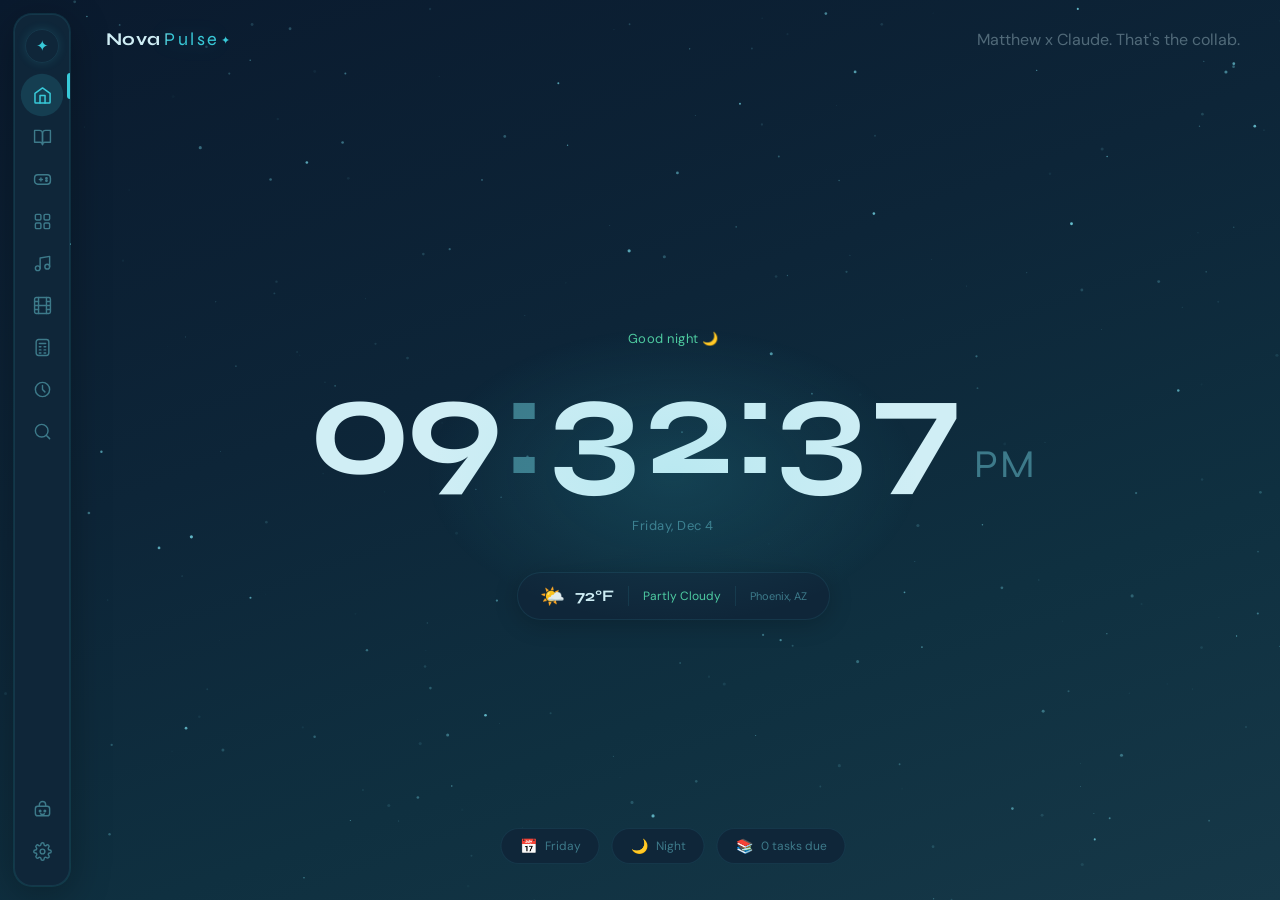
<file: index.html>
<!DOCTYPE html>
<html lang="en" data-theme="teal">
<head>
  <meta charset="UTF-8">
  <meta name="viewport" content="width=device-width, initial-scale=1.0">
  <title>Nova Pulse ✦</title>
  <meta charset="UTF-8">
<meta name="viewport" content="width=device-width, initial-scale=1.0">
<title>Nova Pulse ✦</title>
<link href="https://fonts.googleapis.com/css2?family=DM+Sans:ital,wght@0,300;0,400;0,500;0,600;1,300&family=Syne:wght@400;700;800&display=swap" rel="stylesheet">
  <link rel="icon" type="image/png" href="[data-uri]">
  <link rel="apple-touch-icon" href="[data-uri]">
  <meta name="theme-color" content="#091924">
  <link rel="stylesheet" href="style.css">
</head>
<body>
</head>
<body>
<canvas id="sc"></canvas>

<!-- SIDEBAR -->
<div class="sidebar" id="sb">
  <div class="sb-star" onclick="go('account',null,0)" title="Account">✦</div>
  <div class="ni active" id="n-home" onclick="go('home',this,58)">
    <svg viewBox="0 0 24 24" fill="none" stroke="currentColor" stroke-linecap="round" stroke-linejoin="round"><path d="M3 9.5L12 3l9 6.5V20a1 1 0 01-1 1H4a1 1 0 01-1-1z"/><path d="M9 21V12h6v9"/></svg>
    <div class="tip">Home ✦</div>
  </div>
  <div class="ni" id="n-school" onclick="go('school',this,104)">
    <svg viewBox="0 0 24 24" fill="none" stroke="currentColor" stroke-linecap="round" stroke-linejoin="round"><path d="M2 3h6a4 4 0 014 4v14a3 3 0 00-3-3H2z"/><path d="M22 3h-6a4 4 0 00-4 4v14a3 3 0 013-3h7z"/></svg>
    <div class="tip">School Hub ✦</div>
  </div>
  <div class="ni" id="n-games" onclick="go('games',this,150)">
    <svg viewBox="0 0 24 24" fill="none" stroke="currentColor" stroke-linecap="round" stroke-linejoin="round"><rect x="2" y="6" width="20" height="12" rx="4"/><line x1="8" y1="12" x2="12" y2="12"/><line x1="10" y1="10" x2="10" y2="14"/><circle cx="17" cy="10.5" r=".9" fill="currentColor"/><circle cx="17" cy="13.5" r=".9" fill="currentColor"/></svg>
    <div class="tip">Games ✦</div>
  </div>
  <div class="ni" id="n-apps" onclick="go('apps',this,196)">
    <svg viewBox="0 0 24 24" fill="none" stroke="currentColor" stroke-linecap="round" stroke-linejoin="round"><rect x="3" y="3" width="7" height="7" rx="1.5"/><rect x="14" y="3" width="7" height="7" rx="1.5"/><rect x="3" y="14" width="7" height="7" rx="1.5"/><rect x="14" y="14" width="7" height="7" rx="1.5"/></svg>
    <div class="tip">Apps ✦</div>
  </div>
  <div class="ni" id="n-music" onclick="go('music',this,242)">
    <svg viewBox="0 0 24 24" fill="none" stroke="currentColor" stroke-linecap="round" stroke-linejoin="round"><path d="M9 18V5l12-2v13"/><circle cx="6" cy="18" r="3"/><circle cx="18" cy="16" r="3"/></svg>
    <div class="tip">Music ✦</div>
  </div>
  <div class="ni" id="n-movies" onclick="go('movies',this,288)">
    <svg viewBox="0 0 24 24" fill="none" stroke="currentColor" stroke-linecap="round" stroke-linejoin="round"><rect x="2" y="2" width="20" height="20" rx="2"/><line x1="7" y1="2" x2="7" y2="22"/><line x1="17" y1="2" x2="17" y2="22"/><line x1="2" y1="12" x2="22" y2="12"/><line x1="2" y1="7" x2="7" y2="7"/><line x1="17" y1="7" x2="22" y2="7"/><line x1="2" y1="17" x2="7" y2="17"/><line x1="17" y1="17" x2="22" y2="17"/></svg>
    <div class="tip">Movies ✦</div>
  </div>
  <div class="ni" id="n-calculator" onclick="go('calculator',this,334)">
    <svg viewBox="0 0 24 24" fill="none" stroke="currentColor" stroke-linecap="round" stroke-linejoin="round"><rect x="4" y="2" width="16" height="20" rx="3"/><line x1="8" y1="7" x2="16" y2="7"/><line x1="8" y1="11" x2="10" y2="11"/><line x1="14" y1="11" x2="16" y2="11"/><line x1="8" y1="15" x2="10" y2="15"/><line x1="14" y1="15" x2="16" y2="15"/><line x1="8" y1="19" x2="10" y2="19"/><line x1="14" y1="19" x2="16" y2="19"/></svg>
    <div class="tip">Calculator ✦</div>
  </div>
  <div class="ni" id="n-pomodoro" onclick="go('pomodoro',this,380)">
    <svg viewBox="0 0 24 24" fill="none" stroke="currentColor" stroke-linecap="round" stroke-linejoin="round"><circle cx="12" cy="12" r="9"/><polyline points="12 7 12 12 15 15"/></svg>
    <div class="tip">Focus Timer ✦</div>
  </div>
  <div class="ni" id="n-browse" onclick="go('browse',this,426)">
    <svg viewBox="0 0 24 24" fill="none" stroke="currentColor" stroke-linecap="round" stroke-linejoin="round"><circle cx="11" cy="11" r="8"/><path d="M21 21l-4.35-4.35"/></svg>
    <div class="tip">Browse ✦</div>
  </div>
  <div class="spacer"></div>
  <div class="ni" id="n-ai" onclick="go('ai',this,0)">
    <svg viewBox="0 0 24 24" fill="none" stroke="currentColor" stroke-linecap="round" stroke-linejoin="round"><rect x="3" y="8" width="18" height="12" rx="3"/><path d="M8 8V6a4 4 0 018 0v2"/><circle cx="9" cy="14" r="1" fill="currentColor"/><circle cx="15" cy="14" r="1" fill="currentColor"/><path d="M9.5 17.5s.8.8 2.5.8 2.5-.8 2.5-.8"/></svg>
    <div class="tip">Nova AI ✦</div>
  </div>
  <div class="ni" id="n-settings" onclick="go('settings',this,0)">
    <svg viewBox="0 0 24 24" fill="none" stroke="currentColor" stroke-linecap="round" stroke-linejoin="round"><circle cx="12" cy="12" r="3"/><path d="M19.4 15a1.65 1.65 0 00.33 1.82l.06.06a2 2 0 010 2.83 2 2 0 01-2.83 0l-.06-.06a1.65 1.65 0 00-1.82-.33 1.65 1.65 0 00-1 1.51V21a2 2 0 01-4 0v-.09A1.65 1.65 0 009 19.4a1.65 1.65 0 00-1.82.33l-.06.06a2 2 0 01-2.83-2.83l.06-.06A1.65 1.65 0 004.68 15a1.65 1.65 0 00-1.51-1H3a2 2 0 010-4h.09A1.65 1.65 0 004.6 9a1.65 1.65 0 00-.33-1.82l-.06-.06a2 2 0 012.83-2.83l.06.06A1.65 1.65 0 009 4.68a1.65 1.65 0 001-1.51V3a2 2 0 014 0v.09a1.65 1.65 0 001 1.51 1.65 1.65 0 001.82-.33l.06-.06a2 2 0 012.83 2.83l-.06.06A1.65 1.65 0 0019.4 9a1.65 1.65 0 001.51 1H21a2 2 0 010 4h-.09a1.65 1.65 0 00-1.51 1z"/></svg>
    <div class="tip">Settings ✦</div>
  </div>
</div>

<!-- MAIN -->
<div class="main">
  <div class="topbar">
    <div id="pageLabel"><span class="brand-nova">Nova</span><span class="brand-pulse">Pulse</span><span class="brand-star">✦</span></div>
    <div id="greetBar"></div>
  </div>

  <!-- HOME -->
  <div class="page on" id="p-home">
    <div class="home-center">
      <div class="home-clock-wrap">

        <div class="home-greeting" id="hg">Good morning ☀️</div>
        <div class="home-clock">
          <span id="hh">08</span><span class="colon">:</span><span id="hm">00</span><span class="ampm" id="hampm">AM</span>
        </div>
        <div class="home-date" id="hdate">Sunday, March 1</div>
        <div class="home-weather">
          <span id="wIcon">🌤️</span>
          <div class="hw-temp" id="wTemp">72°F</div>
          <div class="hw-sep"></div>
          <div class="hw-desc" id="wDesc">Partly Cloudy</div>
          <div class="hw-sep"></div>
          <div class="hw-city">Phoenix, AZ</div>
        </div>
      </div>
      <div class="home-bottom">
        <div class="hb-pill"><span class="icon">📅</span><span id="hb-day">Sunday</span></div>
        <div class="hb-pill"><span class="icon" id="hb-icon">🌅</span><span id="hb-part">Morning</span></div>
        <div class="hb-pill" onclick="go('school',document.getElementById('n-school'),104)" style="cursor:pointer;"><span class="icon">📚</span><span id="task-count-pill">0 tasks due</span></div>
      </div>
    </div>
  </div>

  <!-- SCHOOL HUB -->
  <div class="page" id="p-school">
    <div class="school-wrap">
      <div class="school-tasks">
        <div class="sh-panel" style="flex:1;display:flex;flex-direction:column;">
          <div class="sh-panel-title">To-Do<span class="badge" id="task-badge">0</span></div>
          <div class="subject-pills" id="subj-pills">
            <div class="subj-pill active" onclick="filterSubj(this,'All')" style="border-color:var(--accent);color:var(--accent);">All</div>
            <div class="subj-pill" onclick="filterSubj(this,'Math')" data-color="#ff6b6b">Math</div>
            <div class="subj-pill" onclick="filterSubj(this,'English')" data-color="#4ecba0">English</div>
            <div class="subj-pill" onclick="filterSubj(this,'Science')" data-color="#4da6ff">Science</div>
            <div class="subj-pill" onclick="filterSubj(this,'History')" data-color="#ffd166">History</div>
            <div class="subj-pill" onclick="filterSubj(this,'Other')" data-color="#bf55ff">Other</div>
          </div>
          <div class="task-add-row">
            <input class="task-add-input" id="task-input" placeholder="Add a task..." onkeydown="if(event.key==='Enter')addTask()">
            <button class="task-add-btn" onclick="addTask()">+</button>
          </div>
          <div class="task-list" id="task-list">
            <div style="text-align:center;color:var(--muted);font-size:12px;padding:20px 0;">No tasks yet — add one above ✦</div>
          </div>
          <div class="task-progress" id="task-progress" style="display:none;">
            <div class="tp-label"><span>Progress</span><span id="tp-pct">0%</span></div>
            <div class="tp-bar"><div class="tp-fill" id="tp-fill"></div></div>
          </div>
        </div>
        <div class="sh-panel">
          <div class="sh-panel-title">Upcoming ✦</div>
          <div class="upcoming-list">
            <div class="up-item"><div class="up-dot" style="background:#ff6b6b"></div><div class="up-text">Math Test Ch. 5</div><div class="up-due">Tomorrow</div></div>
            <div class="up-item"><div class="up-dot" style="background:#4da6ff"></div><div class="up-text">Science Lab Report</div><div class="up-due">Mar 5</div></div>
            <div class="up-item"><div class="up-dot" style="background:#4ecba0"></div><div class="up-text">English Essay Draft</div><div class="up-due">Mar 8</div></div>
            <div class="up-item"><div class="up-dot" style="background:#ffd166"></div><div class="up-text">History Project</div><div class="up-due">Mar 12</div></div>
          </div>
        </div>
      </div>
      <div class="school-notes">
        <div class="notes-toolbar">
          <button class="nt-btn active" onclick="fmtNote('bold',this)" title="Bold"><b>B</b></button>
          <button class="nt-btn" onclick="fmtNote('italic',this)" title="Italic"><i>I</i></button>
          <button class="nt-btn" onclick="fmtNote('underline',this)" title="Underline"><u>U</u></button>
          <div class="nt-sep"></div>
          <button class="nt-btn" onclick="fmtNote('insertUnorderedList',this)">• List</button>
          <button class="nt-btn" onclick="fmtNote('insertOrderedList',this)">1. List</button>
          <div class="nt-sep"></div>
          <button class="nt-btn" onclick="clearNote()">🗑️</button>
          <div style="flex:1"></div>
          <input class="nt-title" id="note-title" placeholder="Note title...">
          <button class="nt-save" onclick="saveNote()">Save ✦</button>
        </div>
        <div class="notes-tabs" id="notes-tabs">
          <div class="note-tab active" data-id="0" onclick="switchNote(0)"><span class="tab-name">General Notes</span></div>
          <div class="note-tab-add" onclick="addNote()">+ New Note</div>
        </div>
        <div class="notes-editor-wrap">
          <div class="note-editor" id="note-editor" contenteditable="true" placeholder="Start typing your notes here... ✦"></div>
          <div class="note-footer"><span id="note-words">0 words</span><span id="note-saved" style="color:var(--accent2)"></span></div>
        </div>
      </div>
    </div>
  </div>

  <!-- GAMES -->
  <div class="page" id="p-games">
    <div class="games-wrap">
      <div class="games-header">
        <div>
          <div style="font-family:'Syne',sans-serif;font-size:26px;font-weight:800;color:var(--text);letter-spacing:-.5px;">Games ✦</div>
          <div style="font-size:12px;color:var(--muted);margin-top:2px;">Your library · what's hot</div>
        </div>
        <button class="game-request-btn" onclick="openGameRequest()">
          <svg viewBox="0 0 24 24" fill="none" stroke="currentColor" stroke-width="2" stroke-linecap="round" stroke-linejoin="round" width="13" height="13"><line x1="12" y1="5" x2="12" y2="19"/><line x1="5" y1="12" x2="19" y2="12"/></svg>
          Request Game
        </button>
      </div>

      <!-- Featured / Trending -->
      <div class="game-hero" onclick="openGameModal('Basket Random')">
        <div class="game-hero-art">🏀</div>
        <div class="game-hero-info">
          <div class="game-hero-tag">🔥 Trending Now</div>
          <div class="game-hero-title">Basket Random</div>
          <div class="game-hero-desc">Wacky two-player basketball with ragdoll physics and random madness every round. Easy to pick up, impossible to put down.</div>
          <div class="game-hero-badges">
            <div class="gbadge">🏀 Sports</div>
            <div class="gbadge">👥 2 Player</div>
            <div class="gbadge">😂 Ragdoll</div>
          </div>
        </div>
      </div>

      <div class="games-grid" id="games-grid">
        <div class="gcard" onclick="openGameModal('Fnaf 1')"><div class="gcard-badge">😱</div><div class="gcard-thumb">🐻</div><div class="gcard-body"><div class="gcard-title">Fnaf 1</div><div class="gcard-meta">Horror · Classic</div></div></div>
        <div class="gcard" onclick="openGameModal('Basket Random')"><div class="gcard-badge">HOT</div><div class="gcard-thumb">🏀</div><div class="gcard-body"><div class="gcard-title">Basket Random</div><div class="gcard-meta">Sports · 2 Player</div></div></div>
        <div class="gcard" onclick="openGameModal('Slope')"><div class="gcard-badge">🔥</div><div class="gcard-thumb">🔵</div><div class="gcard-body"><div class="gcard-title">Slope</div><div class="gcard-meta">Arcade · Solo</div></div></div>
        <div class="gcard" onclick="openGameModal('Color Tunnel')"><div class="gcard-badge">NEW</div><div class="gcard-thumb">🌈</div><div class="gcard-body"><div class="gcard-title">Color Tunnel</div><div class="gcard-meta">Arcade · Solo</div></div></div>
        <div class="gcard" onclick="openGameModal('Ragdoll Archers')"><div class="gcard-badge">HOT</div><div class="gcard-thumb">🏹</div><div class="gcard-body"><div class="gcard-title">Ragdoll Archers</div><div class="gcard-meta">Action · Solo</div></div></div>
        <div class="gcard" onclick="openGameModal('Ragdoll Hit')"><div class="gcard-badge">NEW</div><div class="gcard-thumb">👊</div><div class="gcard-body"><div class="gcard-title">Ragdoll Hit</div><div class="gcard-meta">Action · Solo</div></div></div>
        <div class="gcard" onclick="openGameModal('Death Run')"><div class="gcard-badge">🔥</div><div class="gcard-thumb">💀</div><div class="gcard-body"><div class="gcard-title">Death Run</div><div class="gcard-meta">Action · Solo</div></div></div>
        <div class="gcard" onclick="openGameModal('Basket Bros')"><div class="gcard-badge">HOT</div><div class="gcard-thumb">🏀</div><div class="gcard-body"><div class="gcard-title">Basket Bros</div><div class="gcard-meta">Sports · 2 Player</div></div></div>
      </div>
    </div>
  </div>

  <!-- GAME REQUEST MODAL -->
  <div class="game-modal-overlay" id="game-request-overlay" onclick="if(event.target===this)closeGameRequest()">
    <div class="game-modal" style="max-height:420px;">
      <div class="game-modal-hero" style="height:90px;font-size:36px;">🎮
        <button class="game-modal-close" onclick="closeGameRequest()">✕</button>
      </div>
      <div class="game-modal-body" style="padding:20px 24px;">
        <div class="game-modal-genre">✦ Community</div>
        <div class="game-modal-title" style="font-size:20px;margin-bottom:14px;">Request a Game</div>
        <input id="game-request-input" placeholder="Game name or URL..." style="width:100%;padding:12px 16px;border-radius:12px;background:var(--surface2);border:1px solid var(--border);color:var(--text);font-family:'DM Sans',sans-serif;font-size:14px;outline:none;box-sizing:border-box;transition:border-color .2s;" onfocus="this.style.borderColor='var(--accent)'" onblur="this.style.borderColor='var(--border)'">
        <div style="font-size:11px;color:var(--muted);margin-top:8px;">Drop a game name or paste an iframe/URL and it'll get added ✦</div>
      </div>
      <div class="game-modal-footer">
        <button class="game-play-btn" onclick="submitGameRequest()" style="font-size:14px;">Submit Request ✦</button>
      </div>
    </div>
  </div>

  <!-- MOVIES -->
  <div class="page" id="p-movies" style="flex-direction:column;padding:0;overflow:hidden;">
    <div style="flex:1;position:relative;overflow:hidden;">
      <iframe id="cineby-frame" src="https://www.cineby.app" style="width:100%;height:100%;border:none;display:block;" allow="fullscreen; autoplay" allowfullscreen></iframe>
      <div id="cineby-loading" style="position:absolute;inset:0;background:var(--bg);display:flex;flex-direction:column;align-items:center;justify-content:center;gap:14px;transition:opacity .5s;z-index:5;">
        <div style="width:40px;height:40px;border:3px solid var(--border);border-top-color:var(--accent);border-radius:50%;animation:spin .8s linear infinite;"></div>
        <div style="font-size:13px;color:var(--muted);font-style:italic;">Loading Cineby...</div>
      </div>
    </div>
  </div>

  <!-- MUSIC -->
  <div class="page" id="p-music">
    <!-- Download reminder banner -->
    <div class="dl-banner" id="dl-banner">
      <span>⚠️ Music requires opening this file locally in your browser — not inside Claude.ai</span>
      <a class="dl-btn" onclick="document.getElementById('dl-banner').style.display='none'">Got it ✕</a>
    </div>
    <div class="music-wrap">
      <div class="music-player" id="music-player-card">
        <div class="mp-art" id="mp-art-area">
          <div class="mp-art-glow" id="mp-art-glow"></div>
          <div class="mp-art-icon" id="mp-art-emoji">🎵</div>
          <div class="mp-visualizer" id="mp-visualizer">
            <div class="vbar" style="height:40px;--spd:.4s"></div><div class="vbar" style="height:30px;--spd:.6s"></div><div class="vbar" style="height:50px;--spd:.35s"></div><div class="vbar" style="height:25px;--spd:.55s"></div><div class="vbar" style="height:45px;--spd:.45s"></div><div class="vbar" style="height:35px;--spd:.5s"></div><div class="vbar" style="height:55px;--spd:.3s"></div><div class="vbar" style="height:28px;--spd:.65s"></div><div class="vbar" style="height:42px;--spd:.38s"></div><div class="vbar" style="height:32px;--spd:.58s"></div><div class="vbar" style="height:48px;--spd:.42s"></div><div class="vbar" style="height:22px;--spd:.62s"></div>
          </div>
        </div>
        <div class="mp-info">
          <div class="mp-dots"><div class="mp-dot active"></div><div class="mp-dot"></div><div class="mp-dot"></div></div>
          <div class="mp-title" id="mp-title">Not Playing</div>
          <div class="mp-sub" id="mp-sub">Search a song on the right ✦</div>
        </div>
        <div class="mp-bar"><div class="mp-prog" id="mp-prog"></div></div>
        <div class="mp-controls">
          <div class="mp-btn" onclick="prevTrack()"><svg viewBox="0 0 24 24" fill="none" stroke="currentColor" stroke-linecap="round" stroke-linejoin="round"><polygon points="19 20 9 12 19 4 19 20"/><line x1="5" y1="19" x2="5" y2="5"/></svg></div>
          <div class="mp-play" id="mp-play-btn" onclick="togglePlay()"><svg id="mp-play-icon" viewBox="0 0 24 24" fill="none" stroke="currentColor" stroke-linecap="round" stroke-linejoin="round"><polygon points="5 3 19 12 5 21 5 3" fill="currentColor" stroke="none"/></svg></div>
          <div class="mp-btn" onclick="nextTrack()"><svg viewBox="0 0 24 24" fill="none" stroke="currentColor" stroke-linecap="round" stroke-linejoin="round"><polygon points="5 4 15 12 5 20 5 4"/><line x1="19" y1="5" x2="19" y2="19"/></svg></div>
        </div>
        <div class="mp-extras">
          <div class="mp-extra-btn" id="repeat-btn" onclick="toggleRepeat()"><svg viewBox="0 0 24 24" fill="none" stroke="currentColor" stroke-linecap="round" stroke-linejoin="round"><polyline points="17 1 21 5 17 9"/><path d="M3 11V9a4 4 0 014-4h14"/><polyline points="7 23 3 19 7 15"/><path d="M21 13v2a4 4 0 01-4 4H3"/></svg><span style="font-size:10px;">Repeat</span></div>
          <div class="mp-extra-btn"><svg viewBox="0 0 24 24" fill="none" stroke="currentColor" stroke-linecap="round" stroke-linejoin="round"><path d="M21 15a2 2 0 01-2 2H7l-4 4V5a2 2 0 012-2h14a2 2 0 012 2z"/></svg></div>
        </div>
      </div>
      <div class="music-right">
        <!-- Source toggle -->
        <div class="src-toggle-row">
          <div class="src-toggle">
            <div class="src-opt active" id="src-yt" onclick="switchSrc('yt')">
              <svg viewBox="0 0 24 24" fill="currentColor" width="13" height="13"><path d="M23.498 6.186a3.016 3.016 0 00-2.122-2.136C19.505 3.545 12 3.545 12 3.545s-7.505 0-9.377.505A3.017 3.017 0 00.502 6.186C0 8.07 0 12 0 12s0 3.93.502 5.814a3.016 3.016 0 002.122 2.136c1.871.505 9.376.505 9.376.505s7.505 0 9.377-.505a3.015 3.015 0 002.122-2.136C24 15.93 24 12 24 12s0-3.93-.502-5.814zM9.545 15.568V8.432L15.818 12l-6.273 3.568z"/></svg>
              YouTube
            </div>
            <div class="src-opt" id="src-sc" onclick="switchSrc('sc')">
              <svg viewBox="0 0 24 24" fill="currentColor" width="13" height="13"><path d="M1.175 12.225c-.067 0-.124.048-.133.114l-.415 2.526.415 2.48c.009.067.066.114.133.114.068 0 .124-.047.133-.114l.473-2.48-.473-2.526c-.009-.067-.065-.114-.133-.114zm1.558-.257c-.082 0-.15.06-.158.142l-.356 2.641.356 2.59c.008.082.076.141.158.141.083 0 .15-.059.16-.141l.403-2.59-.403-2.641c-.01-.082-.077-.142-.16-.142zm1.591-.2c-.098 0-.177.08-.185.177l-.3 2.841.3 2.785c.008.097.087.177.185.177.099 0 .177-.08.186-.177l.34-2.785-.34-2.841c-.009-.097-.087-.177-.186-.177zm1.609-.082c-.113 0-.205.092-.212.205l-.244 2.923.244 2.868c.007.113.099.205.212.205s.205-.092.213-.205l.277-2.868-.277-2.923c-.008-.113-.1-.205-.213-.205zm1.622-.024c-.13 0-.235.105-.24.234l-.19 2.947.19 2.89c.005.13.11.235.24.235.13 0 .235-.105.241-.235l.214-2.89-.214-2.947c-.006-.13-.111-.234-.241-.234zm1.634.005c-.145 0-.263.118-.266.263l-.134 2.942.134 2.88c.003.146.121.264.266.264.146 0 .264-.118.267-.264l.152-2.88-.152-2.942c-.003-.145-.121-.263-.267-.263zm1.648.044c-.162 0-.293.13-.295.292l-.077 2.898.077 2.866c.002.162.133.292.295.292.163 0 .294-.13.296-.292l.088-2.866-.088-2.898c-.002-.162-.133-.292-.296-.292zm1.658.09c-.178 0-.322.143-.323.321l-.022 2.808.022 2.847c.001.178.145.322.323.322.179 0 .323-.144.324-.322l.024-2.847-.024-2.808c-.001-.178-.145-.321-.324-.321zm1.663.177c-.032 0-.063.006-.093.018-.054-1.259-1.094-2.263-2.37-2.263-.325 0-.634.066-.916.183-.105.042-.133.085-.134.127v8.663c.001.046.035.085.081.093h3.432c.49 0 .888-.397.888-.886V12.97c0-.49-.397-.887-.888-.887z"/></svg>
              SoundCloud
            </div>
          </div>
          <div class="src-note" id="src-note">⚠️ Save file & open locally for audio</div>
        </div>

        <!-- YouTube Search (default) -->
        <div id="yt-panel">
          <div class="yt-search-wrap">
            <div class="yt-search-bar">
              <svg viewBox="0 0 24 24" fill="currentColor" width="18" height="18" style="color:#ff0000;flex-shrink:0;"><path d="M23.498 6.186a3.016 3.016 0 00-2.122-2.136C19.505 3.545 12 3.545 12 3.545s-7.505 0-9.377.505A3.017 3.017 0 00.502 6.186C0 8.07 0 12 0 12s0 3.93.502 5.814a3.016 3.016 0 002.122 2.136c1.871.505 9.376.505 9.376.505s7.505 0 9.377-.505a3.015 3.015 0 002.122-2.136C24 15.93 24 12 24 12s0-3.93-.502-5.814zM9.545 15.568V8.432L15.818 12l-6.273 3.568z"/></svg>
              <input class="yt-search-input" id="yt-search-input" placeholder="Search any song, artist, album..." onkeydown="if(event.key==='Enter')ytSearch()">
              <button class="yt-search-btn" onclick="ytSearch()">Search</button>
            </div>
          </div>
        </div>

        <!-- Tidal panel -->
        <div id="td-panel" style="display:none;">
          <div class="yt-search-wrap">
            <div class="yt-search-bar" style="border-color:rgba(0,210,255,.25);">
              <svg viewBox="0 0 24 24" fill="#00d2ff" width="18" height="18" style="flex-shrink:0;"><path d="M12 0C5.373 0 0 5.373 0 12s5.373 12 12 12 12-5.373 12-12S18.627 0 12 0zm5.5 8.5h-3v7h-1.5v-7h-3V7H17.5v1.5z"/></svg>
              <input class="yt-search-input" id="td-search-input" placeholder="Search Tidal - songs, artists, albums..." onkeydown="if(event.key==='Enter')tdSearch()">
              <button class="yt-search-btn" style="background:#00d2ff;color:#000;" onclick="tdSearch()">Search</button>
            </div>
          </div>
        </div>

        <!-- SoundCloud URL (hidden by default) -->
        <div id="sc-panel" style="display:none;">
          <div class="sc-add-wrap">
            <div style="color:#ff5500;display:flex;align-items:center;flex-shrink:0;">
              <svg viewBox="0 0 24 24" fill="currentColor" width="16" height="16"><path d="M1.175 12.225c-.067 0-.124.048-.133.114l-.415 2.526.415 2.48c.009.067.066.114.133.114.068 0 .124-.047.133-.114l.473-2.48-.473-2.526c-.009-.067-.065-.114-.133-.114zm1.558-.257c-.082 0-.15.06-.158.142l-.356 2.641.356 2.59c.008.082.076.141.158.141.083 0 .15-.059.16-.141l.403-2.59-.403-2.641c-.01-.082-.077-.142-.16-.142zm1.591-.2c-.098 0-.177.08-.185.177l-.3 2.841.3 2.785c.008.097.087.177.185.177.099 0 .177-.08.186-.177l.34-2.785-.34-2.841c-.009-.097-.087-.177-.186-.177zm1.609-.082c-.113 0-.205.092-.212.205l-.244 2.923.244 2.868c.007.113.099.205.212.205s.205-.092.213-.205l.277-2.868-.277-2.923c-.008-.113-.1-.205-.213-.205zm1.622-.024c-.13 0-.235.105-.24.234l-.19 2.947.19 2.89c.005.13.11.235.24.235.13 0 .235-.105.241-.235l.214-2.89-.214-2.947c-.006-.13-.111-.234-.241-.234zm1.634.005c-.145 0-.263.118-.266.263l-.134 2.942.134 2.88c.003.146.121.264.266.264.146 0 .264-.118.267-.264l.152-2.88-.152-2.942c-.003-.145-.121-.263-.267-.263zm1.648.044c-.162 0-.293.13-.295.292l-.077 2.898.077 2.866c.002.162.133.292.295.292.163 0 .294-.13.296-.292l.088-2.866-.088-2.898c-.002-.162-.133-.292-.296-.292zm1.658.09c-.178 0-.322.143-.323.321l-.022 2.808.022 2.847c.001.178.145.322.323.322.179 0 .323-.144.324-.322l.024-2.847-.024-2.808c-.001-.178-.145-.321-.324-.321zm1.663.177c-.032 0-.063.006-.093.018-.054-1.259-1.094-2.263-2.37-2.263-.325 0-.634.066-.916.183-.105.042-.133.085-.134.127v8.663c.001.046.035.085.081.093h3.432c.49 0 .888-.397.888-.886V12.97c0-.49-.397-.887-.888-.887z"/></svg>
            </div>
            <input class="sc-url-input" id="sc-url-input" placeholder="Paste a SoundCloud track URL..." onkeydown="if(event.key==='Enter')addScTrack()">
            <button class="sc-add-btn" onclick="addScTrack()">Add ✦</button>
          </div>
          <div class="sc-hint" id="sc-hint">e.g. soundcloud.com/artist/track-name</div>
          <iframe id="sc-iframe" style="display:none;" allow="autoplay"></iframe>
        </div>

        <!-- Shared results / queue list -->
        <div class="ms-list" id="ms-list">
          <div class="ms-empty"><div class="ms-empty-icon">▶️</div><div class="ms-empty-txt">Search a song above to start playing ✦</div></div>
        </div>
      </div>
    </div>
  </div>

  <div class="page" id="p-apps">
    <div class="apps-wrap">
      <div style="display:flex;align-items:flex-end;justify-content:space-between;"><div><div style="font-family:'Syne',sans-serif;font-size:26px;font-weight:800;color:var(--text);letter-spacing:-.5px;">Apps ✦</div><div style="font-size:12px;color:var(--muted);margin-top:2px;">Your socials & daily apps</div></div><div style="font-size:11px;color:var(--accent);font-style:italic;">New gen ✦</div></div>
      <div class="apps-featured">
        <div class="app-feature-card" onclick="openAppViewer('TikTok')" style="--app-color:#010101;"><div class="app-feat-icon" style="background:#01010118;color:#010101;"><svg viewBox="0 0 24 24" fill="currentColor" width="22" height="22"><path d="M19.59 6.69a4.83 4.83 0 01-3.77-4.25V2h-3.45v13.67a2.89 2.89 0 01-2.88 2.5 2.89 2.89 0 01-2.89-2.89 2.89 2.89 0 012.89-2.89c.28 0 .54.04.79.1V9.01a6.31 6.31 0 00-.79-.05 6.34 6.34 0 00-6.34 6.34 6.34 6.34 0 006.34 6.34 6.34 6.34 0 006.33-6.34V8.69a8.18 8.18 0 004.78 1.52V6.76a4.85 4.85 0 01-1.01-.07z"/></svg></div><div><div class="app-feat-name">TikTok</div><div class="app-feat-desc">Trending short-form video for everyone.</div><div class="app-feat-tag">🔥 Trending</div></div></div>
        <div class="app-feature-card" onclick="openAppViewer('YouTube')" style="--app-color:#ff0000;"><div class="app-feat-icon" style="background:#ff000018;color:#ff0000;"><svg viewBox="0 0 24 24" fill="currentColor" width="22" height="22"><path d="M23.5 6.19a3.02 3.02 0 00-2.12-2.14C19.54 3.5 12 3.5 12 3.5s-7.54 0-9.38.55A3.02 3.02 0 00.5 6.19C0 8.04 0 12 0 12s0 3.96.5 5.81a3.02 3.02 0 002.12 2.14C4.46 20.5 12 20.5 12 20.5s7.54 0 9.38-.55a3.02 3.02 0 002.12-2.14C24 15.96 24 12 24 12s0-3.96-.5-5.81zM9.75 15.5v-7l6.25 3.5-6.25 3.5z"/></svg></div><div><div class="app-feat-name">YouTube</div><div class="app-feat-desc">Watch, stream and create anything.</div><div class="app-feat-tag">▶ Streaming</div></div></div>
        <div class="app-feature-card" onclick="openAppViewer('Discord')" style="--app-color:#5865f2;"><div class="app-feat-icon" style="background:#5865f218;color:#5865f2;"><svg viewBox="0 0 24 24" fill="currentColor" width="22" height="22"><path d="M20.32 4.37A19.8 19.8 0 0015.53 3c-.21.38-.46.88-.63 1.28a18.3 18.3 0 00-5.8 0C8.93 3.88 8.67 3.38 8.47 3a19.7 19.7 0 00-4.8 1.38C.53 9.05-.32 13.6.1 18.1a19.9 19.9 0 006.07 3.07c.49-.67.93-1.38 1.3-2.13a13 13 0 01-2.04-.98c.17-.12.34-.25.5-.38a14.2 14.2 0 0012.13 0c.16.13.33.26.5.38-.65.38-1.33.72-2.04.98.37.75.8 1.46 1.3 2.13a19.8 19.8 0 006.07-3.07c.5-5.18-.85-9.68-3.57-13.73zM8.02 15.33c-1.25 0-2.27-1.14-2.27-2.55 0-1.4.99-2.55 2.27-2.55 1.27 0 2.3 1.15 2.27 2.55 0 1.41-1 2.55-2.27 2.55zm7.96 0c-1.25 0-2.27-1.14-2.27-2.55 0-1.4.99-2.55 2.27-2.55 1.27 0 2.3 1.15 2.27 2.55 0 1.41-1 2.55-2.27 2.55z"/></svg></div><div><div class="app-feat-name">Discord</div><div class="app-feat-desc">Your communities, all in one place.</div><div class="app-feat-tag">💬 Social</div></div></div>
        <div class="app-feature-card" onclick="openAppViewer('Instagram')" style="--app-color:#e1306c;"><div class="app-feat-icon" style="background:#e1306c18;color:#e1306c;"><svg viewBox="0 0 24 24" fill="none" stroke="currentColor" stroke-width="2" stroke-linecap="round" stroke-linejoin="round" width="22" height="22"><rect x="2" y="2" width="20" height="20" rx="5"/><circle cx="12" cy="12" r="5"/><circle cx="17.5" cy="6.5" r="1" fill="currentColor" stroke="none"/></svg></div><div><div class="app-feat-name">Instagram</div><div class="app-feat-desc">Photos, reels & stories from the world.</div><div class="app-feat-tag">✦ Social</div></div></div>
        
      </div>
      <div><div class="apps-section-label">Social</div><div style="margin-top:10px;" class="apps-icon-grid"><div class="app-icon-btn" onclick="openAppViewer('TikTok')" style="cursor:pointer;"><div class="app-icon-box" style="background:#01010118;color:#010101;"><svg viewBox="0 0 24 24" fill="currentColor" width="22" height="22"><path d="M19.59 6.69a4.83 4.83 0 01-3.77-4.25V2h-3.45v13.67a2.89 2.89 0 01-2.88 2.5 2.89 2.89 0 01-2.89-2.89 2.89 2.89 0 012.89-2.89c.28 0 .54.04.79.1V9.01a6.31 6.31 0 00-.79-.05 6.34 6.34 0 00-6.34 6.34 6.34 6.34 0 006.34 6.34 6.34 6.34 0 006.33-6.34V8.69a8.18 8.18 0 004.78 1.52V6.76a4.85 4.85 0 01-1.01-.07z"/></svg></div><div class="app-icon-label">TikTok</div></div><div class="app-icon-btn" onclick="openAppViewer('Instagram')" style="cursor:pointer;"><div class="app-icon-box" style="background:#e1306c18;color:#e1306c;"><svg viewBox="0 0 24 24" fill="none" stroke="currentColor" stroke-width="2" stroke-linecap="round" stroke-linejoin="round" width="22" height="22"><rect x="2" y="2" width="20" height="20" rx="5"/><circle cx="12" cy="12" r="5"/><circle cx="17.5" cy="6.5" r="1" fill="currentColor" stroke="none"/></svg></div><div class="app-icon-label">Instagram</div></div><div class="app-icon-btn" onclick="openAppViewer('X')" style="cursor:pointer;"><div class="app-icon-box" style="background:#00000018;color:#000000;"><svg viewBox="0 0 24 24" fill="currentColor" width="22" height="22"><path d="M18.24 2h3.27L14.12 10.7 22.69 22h-7.24l-5.27-7.06L4.12 22H.83l7.94-9.26L.38 2h7.4l4.76 6.38L18.24 2zm-1.15 18h1.81L6.8 3.84H4.87L17.09 20z"/></svg></div><div class="app-icon-label">X</div></div><div class="app-icon-btn" onclick="openAppViewer('Snapchat')" style="cursor:pointer;"><div class="app-icon-box" style="background:#fffc0018;color:#fffc00;"><svg viewBox="0 0 24 24" fill="currentColor" width="22" height="22"><path d="M12.01 2C8.11 2 5.37 4.76 5.37 8.23c0 .54.05 1.07.14 1.57-.3.15-.63.23-.97.23-.3 0-.6-.06-.87-.17l-.1-.04c-.04-.01-.08-.02-.11-.02-.3 0-.55.24-.55.54 0 .45.48.82 1.4 1.1.13.04.27.08.42.11-.11.27-.17.57-.17.88 0 1.52 1.47 2.82 3.82 3.46-.26.42-.7.72-1.22.82-.11.02-.22.03-.32.03-.44 0-.85-.14-1.18-.37l-.08-.05c-.1-.05-.2-.08-.32-.08-.34 0-.63.27-.63.6 0 .5.55.94 1.58 1.27.53.17 1.1.28 1.7.33.06.54.5.96 1.05.96.28 0 .54-.11.74-.29.57.1 1.16.15 1.77.15.61 0 1.2-.05 1.77-.15.2.18.46.29.74.29.55 0 .99-.42 1.05-.96.6-.05 1.17-.16 1.7-.33 1.03-.33 1.58-.77 1.58-1.27 0-.33-.29-.6-.63-.6-.12 0-.22.03-.32.08l-.08.05c-.33.23-.74.37-1.18.37-.1 0-.21-.01-.32-.03-.52-.1-.96-.4-1.22-.82 2.35-.64 3.82-1.94 3.82-3.46 0-.31-.06-.61-.17-.88.15-.03.29-.07.42-.11.92-.28 1.4-.65 1.4-1.1 0-.3-.25-.54-.55-.54-.03 0-.07 0-.11.02l-.1.04c-.27.11-.57.17-.87.17-.34 0-.67-.08-.97-.23.09-.5.14-1.03.14-1.57C18.63 4.76 15.9 2 12.01 2z"/></svg></div><div class="app-icon-label">Snapchat</div></div><div class="app-icon-btn" onclick="openAppViewer('Threads')" style="cursor:pointer;"><div class="app-icon-box" style="background:#00000018;color:#000000;"><svg viewBox="0 0 24 24" fill="currentColor" width="22" height="22"><path d="M12.18 2C7.25 2 4 5.7 4 10.5c0 1.55.38 2.98 1.04 4.22-.14.63-.22 1.3-.22 1.98C4.82 19.7 7.3 22 10.27 22c1.3 0 2.49-.44 3.43-1.16.53.1 1.08.16 1.64.16C20.15 21 23 17.42 23 13.22c0-1.82-.56-3.5-1.52-4.87C20.47 4.87 16.75 2 12.18 2zm3.16 15.37c-.4 0-.8-.04-1.18-.12a5.3 5.3 0 01-3.89 1.75c-2.09 0-3.77-1.6-3.77-3.57 0-.44.07-.87.21-1.27a7.7 7.7 0 01-.71-3.16C6 7.66 8.65 4 12.18 4c3.89 0 6.82 2.5 7.61 6.1.6.98.96 2.12.96 3.33 0 3.28-2.18 5.94-5.41 5.94z"/></svg></div><div class="app-icon-label">Threads</div></div><div class="app-icon-btn" onclick="openAppViewer('BeReal')" style="cursor:pointer;"><div class="app-icon-box" style="background:#00000018;color:#000000;"><svg viewBox="0 0 24 24" fill="none" stroke="currentColor" stroke-width="2.2" stroke-linecap="round" stroke-linejoin="round" width="22" height="22"><rect x="2" y="6" width="20" height="14" rx="3"/><circle cx="12" cy="13" r="3"/><circle cx="17" cy="4" r="2.5"/></svg></div><div class="app-icon-label">BeReal</div></div></div></div>
      <div><div class="apps-section-label">Stream & Play</div><div style="margin-top:10px;" class="apps-icon-grid"><div class="app-icon-btn" onclick="openAppViewer('YouTube')" style="cursor:pointer;"><div class="app-icon-box" style="background:#ff000018;color:#ff0000;"><svg viewBox="0 0 24 24" fill="currentColor" width="22" height="22"><path d="M23.5 6.19a3.02 3.02 0 00-2.12-2.14C19.54 3.5 12 3.5 12 3.5s-7.54 0-9.38.55A3.02 3.02 0 00.5 6.19C0 8.04 0 12 0 12s0 3.96.5 5.81a3.02 3.02 0 002.12 2.14C4.46 20.5 12 20.5 12 20.5s7.54 0 9.38-.55a3.02 3.02 0 002.12-2.14C24 15.96 24 12 24 12s0-3.96-.5-5.81zM9.75 15.5v-7l6.25 3.5-6.25 3.5z"/></svg></div><div class="app-icon-label">YouTube</div></div><div class="app-icon-btn" onclick="openAppViewer('Twitch')" style="cursor:pointer;"><div class="app-icon-box" style="background:#9146ff18;color:#9146ff;"><svg viewBox="0 0 24 24" fill="currentColor" width="22" height="22"><path d="M11.57 8.2H13v4.5h-1.43zm3.93 0H17v4.5h-1.5zM2 2L.5 5.93V20.5H5V23h2.93l2.5-2.5h4l5.57-5.57V2H2zm17 13.5l-3.43 3.43H11l-2.5 2.5V18.93H4V4h15v11.5z"/></svg></div><div class="app-icon-label">Twitch</div></div><div class="app-icon-btn" onclick="openAppViewer('Spotify')" style="cursor:pointer;"><div class="app-icon-box" style="background:#1db95418;color:#1db954;"><svg viewBox="0 0 24 24" fill="currentColor" width="22" height="22"><circle cx="12" cy="12" r="10"/><path fill="white" d="M16.7 14.4a.75.75 0 01-1.03.25c-2.84-1.74-6.42-2.13-10.63-1.17a.75.75 0 11-.33-1.46c4.6-1.05 8.56-.6 11.74 1.34a.75.75 0 01.25 1.04zm1.4-3.14a.94.94 0 01-1.29.31C13.41 9.4 9.1 8.87 5.75 9.87a.94.94 0 01-.54-1.8c3.77-1.14 8.56-.59 12.58 1.9a.94.94 0 01.31 1.29zm.12-3.27C14.5 5.8 9.26 5.62 6.17 6.55a1.12 1.12 0 11-.65-2.15c3.55-1.07 9.46-.87 13.18 1.43a1.12 1.12 0 11-1.18 1.92v-.02z"/></svg></div><div class="app-icon-label">Spotify</div></div><div class="app-icon-btn" onclick="openAppViewer('Reddit')" style="cursor:pointer;"><div class="app-icon-box" style="background:#ff450018;color:#ff4500;"><svg viewBox="0 0 24 24" fill="currentColor" width="22" height="22"><circle cx="12" cy="12" r="10"/><path fill="white" d="M20 12a2 2 0 00-3.37-1.45 9.93 9.93 0 00-5.17-1.58l.88-4.14 2.87.6a1.5 1.5 0 103.1-.3 1.5 1.5 0 00-2.83.66l-3.2-.67a.25.25 0 00-.3.19l-.98 4.6a9.87 9.87 0 00-5.07 1.58 2 2 0 10-2.14 3.28 3.72 3.72 0 000 .42c0 2.12 2.47 3.84 5.52 3.84s5.52-1.72 5.52-3.84c0-.14 0-.28-.02-.42A2 2 0 0020 12zm-12 1.5a1 1 0 111 1 1 1 0 01-1-1zm5.6 2.65a3.46 3.46 0 01-2.6 1 3.46 3.46 0 01-2.6-1 .25.25 0 01.35-.35 2.97 2.97 0 002.25.8 2.97 2.97 0 002.25-.8.25.25 0 01.35.35zm-.1-1.65a1 1 0 111-1 1 1 0 01-1 1z"/></svg></div><div class="app-icon-label">Reddit</div></div></div></div>
      <div><div class="apps-section-label">Connect</div><div style="margin-top:10px;" class="apps-icon-grid"><div class="app-icon-btn" onclick="openAppViewer('Discord')" style="cursor:pointer;"><div class="app-icon-box" style="background:#5865f218;color:#5865f2;"><svg viewBox="0 0 24 24" fill="currentColor" width="22" height="22"><path d="M20.32 4.37A19.8 19.8 0 0015.53 3c-.21.38-.46.88-.63 1.28a18.3 18.3 0 00-5.8 0C8.93 3.88 8.67 3.38 8.47 3a19.7 19.7 0 00-4.8 1.38C.53 9.05-.32 13.6.1 18.1a19.9 19.9 0 006.07 3.07c.49-.67.93-1.38 1.3-2.13a13 13 0 01-2.04-.98c.17-.12.34-.25.5-.38a14.2 14.2 0 0012.13 0c.16.13.33.26.5.38-.65.38-1.33.72-2.04.98.37.75.8 1.46 1.3 2.13a19.8 19.8 0 006.07-3.07c.5-5.18-.85-9.68-3.57-13.73zM8.02 15.33c-1.25 0-2.27-1.14-2.27-2.55 0-1.4.99-2.55 2.27-2.55 1.27 0 2.3 1.15 2.27 2.55 0 1.41-1 2.55-2.27 2.55zm7.96 0c-1.25 0-2.27-1.14-2.27-2.55 0-1.4.99-2.55 2.27-2.55 1.27 0 2.3 1.15 2.27 2.55 0 1.41-1 2.55-2.27 2.55z"/></svg></div><div class="app-icon-label">Discord</div></div><div class="app-icon-btn" onclick="openAppViewer('WhatsApp')" style="cursor:pointer;"><div class="app-icon-box" style="background:#25d36618;color:#25d366;"><svg viewBox="0 0 24 24" fill="currentColor" width="22" height="22"><path d="M17.47 14.47c-.3-.15-1.76-.87-2.03-.97-.27-.1-.47-.15-.66.15-.2.3-.76.97-.93 1.17-.17.2-.34.22-.63.07-.3-.15-1.24-.46-2.37-1.46-.87-.78-1.46-1.74-1.63-2.04-.17-.3-.02-.46.13-.61.13-.13.3-.34.45-.51.15-.17.2-.3.3-.5.1-.2.05-.37-.02-.52-.08-.15-.66-1.6-.9-2.18-.24-.57-.48-.5-.66-.5-.17 0-.37-.02-.56-.02-.2 0-.52.07-.79.37-.27.3-1.04 1.02-1.04 2.48s1.07 2.88 1.21 3.08c.15.2 2.1 3.22 5.1 4.51.71.31 1.27.5 1.7.64.72.22 1.37.19 1.88.12.57-.08 1.76-.72 2.01-1.41.25-.7.25-1.3.17-1.42-.08-.13-.27-.2-.57-.35zM12 2C6.48 2 2 6.48 2 12c0 1.85.5 3.58 1.37 5.07L2 22l5.1-1.34A9.93 9.93 0 0012 22c5.52 0 10-4.48 10-10S17.52 2 12 2z"/></svg></div><div class="app-icon-label">WhatsApp</div></div><div class="app-icon-btn" onclick="openAppViewer('Telegram')" style="cursor:pointer;"><div class="app-icon-box" style="background:#2aabee18;color:#2aabee;"><svg viewBox="0 0 24 24" fill="currentColor" width="22" height="22"><circle cx="12" cy="12" r="10"/><path fill="white" d="M16.95 7.6l-2.08 9.83c-.15.68-.56.85-1.13.53l-3.12-2.3-1.51 1.45c-.17.17-.3.3-.62.3l.22-3.17 5.7-5.15c.25-.22-.05-.34-.38-.12L6.34 13.8l-3.07-.96c-.67-.21-.68-.67.14-.99l12-4.62c.55-.2 1.04.13.54.37z"/></svg></div><div class="app-icon-label">Telegram</div></div><div class="app-icon-btn" onclick="openAppViewer('LinkedIn')" style="cursor:pointer;"><div class="app-icon-box" style="background:#0a66c218;color:#0a66c2;"><svg viewBox="0 0 24 24" fill="currentColor" width="22" height="22"><rect x="2" y="2" width="20" height="20" rx="3"/><path fill="white" d="M6.5 10H9v7.5H6.5zm1.25-4a1.5 1.5 0 110 3 1.5 1.5 0 010-3zM10.5 10H13v1s.77-1.2 2.5-1.2c2.1 0 2.5 1.5 2.5 3.5v4.2H15.5v-3.7c0-.9-.18-2-1.5-2-1.5 0-1.5 1.4-1.5 2v3.7H10.5V10z"/></svg></div><div class="app-icon-label">LinkedIn</div></div></div></div>
      <div><div class="apps-section-label">Productivity</div><div style="margin-top:10px;" class="apps-icon-grid"><div class="app-icon-btn" onclick="openAppViewer('Gmail')" style="cursor:pointer;"><div class="app-icon-box" style="background:#ea433518;color:#ea4335;"><svg viewBox="0 0 24 24" fill="currentColor" width="22" height="22"><path d="M20 4H4C2.9 4 2 4.9 2 6v12c0 1.1.9 2 2 2h16c1.1 0 2-.9 2-2V6c0-1.1-.9-2-2-2zm0 4l-8 5-8-5V6l8 5 8-5v2z"/></svg></div><div class="app-icon-label">Gmail</div></div><div class="app-icon-btn" onclick="openAppViewer('Notion')" style="cursor:pointer;"><div class="app-icon-box" style="background:#00000018;color:#000000;"><svg viewBox="0 0 24 24" fill="currentColor" width="22" height="22"><path d="M4 4h16v16H4z" fill="none"/><path d="M6 3.5C4.07 3.5 2.5 5.07 2.5 7v10c0 1.93 1.57 3.5 3.5 3.5h12c1.93 0 3.5-1.57 3.5-3.5V7c0-1.93-1.57-3.5-3.5-3.5H6zM8.5 7.5l7 .02c.41.02.74.35.74.77v.5l-3.5 4.5V17h-1v-3.72L8 9.23v-.97c0-.42.34-.76.5-.76z"/></svg></div><div class="app-icon-label">Notion</div></div><div class="app-icon-btn" onclick="openAppViewer('GitHub')" style="cursor:pointer;"><div class="app-icon-box" style="background:#24292e18;color:#24292e;"><svg viewBox="0 0 24 24" fill="currentColor" width="22" height="22"><path d="M12 2C6.48 2 2 6.48 2 12c0 4.42 2.87 8.17 6.84 9.5.5.08.66-.23.66-.5v-1.69c-2.77.6-3.36-1.34-3.36-1.34-.46-1.16-1.11-1.47-1.11-1.47-.91-.62.07-.6.07-.6 1 .07 1.53 1.03 1.53 1.03.87 1.52 2.34 1.07 2.91.83.09-.65.35-1.09.63-1.34-2.22-.25-4.55-1.11-4.55-4.92 0-1.11.38-2 1.03-2.71-.1-.25-.45-1.29.1-2.64 0 0 .84-.27 2.75 1.02.79-.22 1.65-.33 2.5-.33.85 0 1.71.11 2.5.33 1.91-1.29 2.75-1.02 2.75-1.02.55 1.35.2 2.39.1 2.64.65.71 1.03 1.6 1.03 2.71 0 3.82-2.34 4.66-4.57 4.91.36.31.69.92.69 1.85V21c0 .27.16.59.67.5C19.14 20.16 22 16.42 22 12A10 10 0 0012 2z"/></svg></div><div class="app-icon-label">GitHub</div></div></div></div>
      
    </div>
  </div>

  <!-- BROWSE -->
  <div class="page" id="p-browse">

    <!-- LANDING (shown first) -->
    <div id="br-landing">
      <div class="browse-wrap">
        <div><div class="browse-title">Browse <span>Everything</span> ✦</div></div>
        <div class="browse-search" id="br-landing-search">
          <svg viewBox="0 0 24 24" fill="none" stroke="currentColor" stroke-linecap="round" stroke-linejoin="round"><circle cx="11" cy="11" r="8"/><path d="M21 21l-4.35-4.35"/></svg>
          <input id="br-landing-input" placeholder="Search or enter URL..." onkeydown="if(event.key==='Enter')brLaunch()">
          <div style="cursor:pointer;padding:4px 10px;border-radius:8px;background:var(--accent);color:#fff;font-size:12px;font-weight:700;" onclick="brLaunch()">Go ✦</div>
        </div>
        <div class="browse-cats">
          <div class="bcat" onclick="brLaunchUrl('https://news.google.com')">
            <svg width="13" height="13" viewBox="0 0 24 24" fill="none" stroke="currentColor" stroke-width="2" stroke-linecap="round" stroke-linejoin="round"><path d="M4 22h16a2 2 0 002-2V4a2 2 0 00-2-2H8a2 2 0 00-2 2v16a2 2 0 01-2 2zm0 0a2 2 0 01-2-2v-9c0-1.1.9-2 2-2h2"/><path d="M18 14h-8M15 18h-5M10 6h8v4h-8z"/></svg>
            News
          </div>
          <div class="bcat" onclick="brLaunchUrl('https://espn.com')">
            <svg width="13" height="13" viewBox="0 0 24 24" fill="none" stroke="currentColor" stroke-width="2" stroke-linecap="round" stroke-linejoin="round"><circle cx="12" cy="12" r="10"/><path d="M12 8v4l3 3"/></svg>
            Sports
          </div>
          <div class="bcat" onclick="brLaunchUrl('https://techcrunch.com')">
            <svg width="13" height="13" viewBox="0 0 24 24" fill="none" stroke="currentColor" stroke-width="2" stroke-linecap="round" stroke-linejoin="round"><rect x="2" y="3" width="20" height="14" rx="2"/><path d="M8 21h8M12 17v4"/></svg>
            Tech
          </div>
          <div class="bcat" onclick="brLaunchUrl('https://variety.com')">
            <svg width="13" height="13" viewBox="0 0 24 24" fill="none" stroke="currentColor" stroke-width="2" stroke-linecap="round" stroke-linejoin="round"><polygon points="23 7 16 12 23 17 23 7"/><rect x="1" y="5" width="15" height="14" rx="2"/></svg>
            Entertainment
          </div>
          <div class="bcat" onclick="brLaunchUrl('https://finance.yahoo.com')">
            <svg width="13" height="13" viewBox="0 0 24 24" fill="none" stroke="currentColor" stroke-width="2" stroke-linecap="round" stroke-linejoin="round"><line x1="12" y1="1" x2="12" y2="23"/><path d="M17 5H9.5a3.5 3.5 0 000 7h5a3.5 3.5 0 010 7H6"/></svg>
            Markets
          </div>
          <div class="bcat" onclick="brLaunchUrl('https://bbc.com/news/world')">
            <svg width="13" height="13" viewBox="0 0 24 24" fill="none" stroke="currentColor" stroke-width="2" stroke-linecap="round" stroke-linejoin="round"><circle cx="12" cy="12" r="10"/><line x1="2" y1="12" x2="22" y2="12"/><path d="M12 2a15.3 15.3 0 010 20M12 2a15.3 15.3 0 000 20"/></svg>
            World
          </div>
          <div class="bcat" onclick="brLaunchUrl('https://ign.com')">
            <svg width="13" height="13" viewBox="0 0 24 24" fill="none" stroke="currentColor" stroke-width="2" stroke-linecap="round" stroke-linejoin="round"><rect x="2" y="6" width="20" height="12" rx="2"/><path d="M12 12h.01M7 12h.01M17 12h.01"/></svg>
            Gaming
          </div>
          <div class="bcat" onclick="brLaunchUrl('https://newscientist.com')">
            <svg width="13" height="13" viewBox="0 0 24 24" fill="none" stroke="currentColor" stroke-width="2" stroke-linecap="round" stroke-linejoin="round"><path d="M9 3H5a2 2 0 00-2 2v4m6-6h10a2 2 0 012 2v4M9 3v11m0 0H5m4 0h10M5 14v4a2 2 0 002 2h3m5-6v6m0 0h-3m3 0h2a2 2 0 002-2v-4"/></svg>
            Science
          </div>
          <div class="bcat" onclick="brLaunchUrl('https://arts.google.com')">
            <svg width="13" height="13" viewBox="0 0 24 24" fill="none" stroke="currentColor" stroke-width="2" stroke-linecap="round" stroke-linejoin="round"><circle cx="12" cy="12" r="10"/><path d="M8 12s1.5-4 4-4 4 4 4 4-1.5 4-4 4-4-4-4-4"/></svg>
            Art
          </div>
          <div class="bcat" onclick="brLaunchUrl('https://trends.google.com')">
            <svg width="13" height="13" viewBox="0 0 24 24" fill="none" stroke="currentColor" stroke-width="2" stroke-linecap="round" stroke-linejoin="round"><polyline points="23 6 13.5 15.5 8.5 10.5 1 18"/><polyline points="17 6 23 6 23 12"/></svg>
            Trending
          </div>
        </div>
      </div>
    </div>

    <!-- FULL BROWSER (hidden until search) -->
    <div id="br-shell" style="display:none;flex:1;flex-direction:column;overflow:hidden;">
      <div class="browser-tabs" id="br-tabs"></div>
      <div class="browser-bar">
        <div class="browser-nav-btn" onclick="brBack()">
          <svg viewBox="0 0 24 24" fill="none" stroke="currentColor" stroke-width="2.2" stroke-linecap="round" stroke-linejoin="round" width="14" height="14"><polyline points="15 18 9 12 15 6"/></svg>
        </div>
        <div class="browser-nav-btn" onclick="brForward()">
          <svg viewBox="0 0 24 24" fill="none" stroke="currentColor" stroke-width="2.2" stroke-linecap="round" stroke-linejoin="round" width="14" height="14"><polyline points="9 18 15 12 9 6"/></svg>
        </div>
        <div class="browser-nav-btn" onclick="brReload()">
          <svg viewBox="0 0 24 24" fill="none" stroke="currentColor" stroke-width="2.2" stroke-linecap="round" stroke-linejoin="round" width="14" height="14"><polyline points="23 4 23 10 17 10"/><path d="M20.49 15a9 9 0 11-2.12-9.36L23 10"/></svg>
        </div>
        <div class="browser-nav-btn" onclick="brGoHome()" title="Home">
          <svg viewBox="0 0 24 24" fill="none" stroke="currentColor" stroke-width="2.2" stroke-linecap="round" stroke-linejoin="round" width="14" height="14"><path d="M3 9l9-7 9 7v11a2 2 0 01-2 2H5a2 2 0 01-2-2z"/><polyline points="9 22 9 12 15 12 15 22"/></svg>
        </div>
        <div class="browser-url">
          <svg viewBox="0 0 24 24" fill="none" stroke="currentColor" stroke-width="2" stroke-linecap="round" stroke-linejoin="round" width="13" height="13"><circle cx="12" cy="12" r="10"/><line x1="2" y1="12" x2="22" y2="12"/><path d="M12 2a15.3 15.3 0 010 20M12 2a15.3 15.3 0 000 20"/></svg>
          <input id="br-url" placeholder="Search or enter URL..." onkeydown="if(event.key==='Enter')brNavigate()">
        </div>
        <button class="browser-go" onclick="brNavigate()">Go ✦</button>
        <div class="browser-nav-btn" onclick="brBookmark()" title="Bookmark">
          <svg viewBox="0 0 24 24" fill="none" stroke="currentColor" stroke-width="2.2" stroke-linecap="round" stroke-linejoin="round" width="14" height="14"><path d="M19 21l-7-5-7 5V5a2 2 0 012-2h10a2 2 0 012 2z"/></svg>
        </div>
      </div>
      <div class="browser-bm-bar" id="br-bm-bar"></div>
      <div class="browser-content" id="br-content"></div>
    </div>

  </div>

  <!-- NOVA AI -->
  <div class="page" id="p-ai">
    <div class="ai-full">
      <div class="aif-hdr">
        <div class="aif-av">✦</div>
        <div><div class="aif-nm">Nova AI ✦</div><div class="aif-st" id="ai-status">● Powered by Claude — always ready</div></div>
      </div>
      <div class="aif-msgs" id="am-f">
        <div class="msg bot">Hey! I'm Nova, powered by Claude AI ✦ Ask me anything — homework help, study tips, music, movies, life. I got you for real this time 🧠</div>
      </div>
      <div class="aif-ir">
        <input class="ai-in" id="ai-f" placeholder="Ask Nova anything..." onkeydown="if(event.key==='Enter')sendMsg()">
        <div class="ai-snd" onclick="sendMsg()"><svg viewBox="0 0 24 24" fill="none"><line x1="22" y1="2" x2="11" y2="13"/><polygon points="22 2 15 22 11 13 2 9 22 2"/></svg></div>
      </div>
    </div>
  </div>

  <!-- CALCULATOR PAGE -->
  <div class="page" id="p-calculator">
    <div class="calc-page-wrap">
      <div class="calc-page-panel">
        <!-- Display -->
        <div class="calc-display">
          <div class="calc-expr" id="calc-expr"></div>
          <div class="calc-result" id="calc-result">0</div>
        </div>
        <!-- Buttons -->
        <div class="calc-grid">
          <div class="cb fn" onclick="calcClear()">AC</div>
          <div class="cb fn" onclick="calcToggleSign()">+/−</div>
          <div class="cb fn" onclick="calcPercent()">%</div>
          <div class="cb op" onclick="calcOp('/')">÷</div>
          <div class="cb" onclick="calcNum('7')">7</div>
          <div class="cb" onclick="calcNum('8')">8</div>
          <div class="cb" onclick="calcNum('9')">9</div>
          <div class="cb op" onclick="calcOp('*')">×</div>
          <div class="cb" onclick="calcNum('4')">4</div>
          <div class="cb" onclick="calcNum('5')">5</div>
          <div class="cb" onclick="calcNum('6')">6</div>
          <div class="cb op" onclick="calcOp('-')">−</div>
          <div class="cb" onclick="calcNum('1')">1</div>
          <div class="cb" onclick="calcNum('2')">2</div>
          <div class="cb" onclick="calcNum('3')">3</div>
          <div class="cb op" onclick="calcOp('+')">+</div>
          <div class="cb zero" onclick="calcNum('0')">0</div>
          <div class="cb" onclick="calcDot()">.</div>
          <div class="cb eq" onclick="calcEquals()">=</div>
        </div>
      </div>
    </div>
  </div>

  <!-- POMODORO -->
  <div class="page" id="p-pomodoro">
    <div class="pomo-wrap">
      <div class="pomo-custom-row">
        <div class="pomo-custom-block">
          <div class="pomo-custom-label">Timer 1</div>
          <div class="pomo-custom-inputs">
            <input class="pomo-custom-in" id="pct1-m" type="number" min="0" max="99" value="25" onchange="updateCustomMode(0)">
            <span class="pomo-custom-sep">:</span>
            <input class="pomo-custom-in" id="pct1-s" type="number" min="0" max="59" value="00" onchange="updateCustomMode(0)">
          </div>
          <div class="pomo-custom-name-in"><input id="pct1-n" value="Focus" onchange="updateCustomMode(0)" style="background:transparent;border:none;outline:none;font-family:'DM Sans',sans-serif;font-size:11px;color:var(--muted);text-align:center;width:70px;cursor:text;"></div>
          <div class="pomo-tab active" id="pct1-tab" onclick="setPomoMode(0,this)">Start</div>
        </div>
        <div class="pomo-custom-block">
          <div class="pomo-custom-label">Timer 2</div>
          <div class="pomo-custom-inputs">
            <input class="pomo-custom-in" id="pct2-m" type="number" min="0" max="99" value="5" onchange="updateCustomMode(1)">
            <span class="pomo-custom-sep">:</span>
            <input class="pomo-custom-in" id="pct2-s" type="number" min="0" max="59" value="00" onchange="updateCustomMode(1)">
          </div>
          <div class="pomo-custom-name-in"><input id="pct2-n" value="Break" onchange="updateCustomMode(1)" style="background:transparent;border:none;outline:none;font-family:'DM Sans',sans-serif;font-size:11px;color:var(--muted);text-align:center;width:70px;cursor:text;"></div>
          <div class="pomo-tab" id="pct2-tab" onclick="setPomoMode(1,this)">Start</div>
        </div>
        <div class="pomo-custom-block">
          <div class="pomo-custom-label">Timer 3</div>
          <div class="pomo-custom-inputs">
            <input class="pomo-custom-in" id="pct3-m" type="number" min="0" max="99" value="15" onchange="updateCustomMode(2)">
            <span class="pomo-custom-sep">:</span>
            <input class="pomo-custom-in" id="pct3-s" type="number" min="0" max="59" value="00" onchange="updateCustomMode(2)">
          </div>
          <div class="pomo-custom-name-in"><input id="pct3-n" value="Long Break" onchange="updateCustomMode(2)" style="background:transparent;border:none;outline:none;font-family:'DM Sans',sans-serif;font-size:11px;color:var(--muted);text-align:center;width:70px;cursor:text;"></div>
          <div class="pomo-tab" id="pct3-tab" onclick="setPomoMode(2,this)">Start</div>
        </div>
      </div>
      <div class="pomo-ring-wrap">
        <svg class="pomo-svg" width="240" height="240" viewBox="0 0 240 240">
          <circle class="pomo-track" cx="120" cy="120" r="108"/>
          <circle class="pomo-fill" id="pomo-fill" cx="120" cy="120" r="108" stroke-dasharray="678.6" stroke-dashoffset="0" stroke="var(--accent)"/>
        </svg>
        <div class="pomo-center">
          <div class="pomo-time" id="pomo-display">25:00</div>
          <div class="pomo-label" id="pomo-mode-label">FOCUS</div>
        </div>
      </div>
      <div class="pomo-controls">
        <button class="pomo-btn" onclick="resetPomo()" title="Reset">↺</button>
        <button class="pomo-start" id="pomo-play-btn" onclick="togglePomo()">
          <svg id="pomo-icon" viewBox="0 0 24 24" fill="none"><polygon points="5 3 19 12 5 21 5 3" fill="white"/></svg>
        </button>
        <button class="pomo-btn" onclick="skipPomo()" title="Skip">⏭</button>
      </div>
      <div class="pomo-sessions" id="pomo-dots">
        <div class="pomo-dot"></div><div class="pomo-dot"></div><div class="pomo-dot"></div><div class="pomo-dot"></div>
      </div>
      <div class="pomo-stats">
        <div class="pomo-stat"><div class="pomo-stat-val" id="pomo-stat-sessions">0</div><div class="pomo-stat-label">Sessions</div></div>
        <div class="pomo-stat"><div class="pomo-stat-val" id="pomo-stat-mins">0</div><div class="pomo-stat-label">Min Focused</div></div>
        <div class="pomo-stat"><div class="pomo-stat-val" id="pomo-stat-streak">0</div><div class="pomo-stat-label">Streak 🔥</div></div>
      </div>
    </div>
  </div>

  <!-- ACCOUNT -->
  <div class="page" id="p-account">
    <div class="acc-wrap">
      <div class="acc-hero">
        <div class="acc-avatar">✦</div>
        <div><div class="acc-name-big" id="acc-name-display">Matthew Mateos</div><div class="acc-tag">Nova Pulse ✦ — Personal Account</div></div>
      </div>
      <div class="acc-grid">
        <div class="acc-card">
          <div class="acc-card-title">Profile</div>
          <div class="acc-row"><span class="acc-row-label">Name</span><span class="acc-row-val" id="acc-name-row">Matthew</span></div>
          <div class="acc-row"><span class="acc-row-label">Theme</span><span class="acc-row-val" id="acc-theme-row">Nova Teal ✦</span></div>
          <div class="acc-row"><span class="acc-row-label">Temp Unit</span><span class="acc-row-val" id="acc-unit-row">°F</span></div>
          <div class="acc-row"><span class="acc-row-label">Version</span><span class="acc-row-val">1.2 ✦</span></div>
        </div>
        <div class="acc-card">
          <div class="acc-card-title">Data & Export</div>
          <button class="acc-btn" onclick="exportData()"><svg viewBox="0 0 24 24" fill="none" stroke="currentColor" stroke-linecap="round" stroke-linejoin="round"><path d="M21 15v4a2 2 0 01-2 2H5a2 2 0 01-2-2v-4"/><polyline points="7 10 12 15 17 10"/><line x1="12" y1="15" x2="12" y2="3"/></svg>Export my data (.json)</button>
          <button class="acc-btn" onclick="copyLink()"><svg viewBox="0 0 24 24" fill="none" stroke="currentColor" stroke-linecap="round" stroke-linejoin="round"><path d="M10 13a5 5 0 007.54.54l3-3a5 5 0 00-7.07-7.07l-1.72 1.71"/><path d="M14 11a5 5 0 00-7.54-.54l-3 3a5 5 0 007.07 7.07l1.71-1.71"/></svg>Copy share link</button>
          <button class="acc-btn" onclick="clearPrefs()"><svg viewBox="0 0 24 24" fill="none" stroke="currentColor" stroke-linecap="round" stroke-linejoin="round"><polyline points="1 4 1 10 7 10"/><path d="M3.51 15a9 9 0 102.13-9.36L1 10"/></svg>Reset preferences</button>
        </div>
        <div class="acc-card" style="grid-column:1/-1;">
          <div class="acc-card-title">About Nova Pulse ✦</div>
          <div class="acc-row"><span class="acc-row-label">Built by</span><span class="acc-row-val">Matthew Mateos</span></div>
          <div class="acc-row"><span class="acc-row-label">Made with</span><span class="acc-row-val">Claude AI ✦</span></div>
          <div class="acc-row"><span class="acc-row-label">Philosophy</span><span class="acc-row-val">Light. Simple. Aesthetic.</span></div>
          <div class="acc-row" style="border:none"><span class="acc-row-label">Vibe</span><span class="acc-row-val" style="color:var(--accent)">Calm Pulse ✦</span></div>
          <button class="acc-btn danger" style="margin-top:14px;" onclick="confirmReset()"><svg viewBox="0 0 24 24" fill="none" stroke="currentColor" stroke-linecap="round" stroke-linejoin="round"><polyline points="3 6 5 6 21 6"/><path d="M19 6l-1 14a2 2 0 01-2 2H8a2 2 0 01-2-2L5 6"/><path d="M10 11v6"/><path d="M14 11v6"/></svg>Clear all data & reset</button>
        </div>
      </div>
    </div>
  </div>

  <!-- SETTINGS -->
  <div class="page" id="p-settings">
    <div class="pc">
      <div class="ptitle">Settings ✦</div><div class="psub">Personalize Nova Pulse ✦</div>
      <div class="sg">
        <div class="sc2" style="grid-column:1/-1;"><div class="sct">Your Name</div><input class="ni2" id="nameIn" placeholder="Enter your name..." oninput="liveGreet()"><button class="sbtn" onclick="saveName()">Save ✦</button></div>
        <div class="sc2"><div class="sct">Theme</div><div style="display:flex;flex-direction:column;gap:5px;">
            <div class="topt" onclick="setTheme('dark',this)"><div class="tdot" style="background:linear-gradient(135deg,#131317,#8f8fff)"></div>Dark</div>
            <div class="topt" onclick="setTheme('mono',this)"><div class="tdot" style="background:linear-gradient(135deg,#0e0e0e,#e8e8e8)"></div>Mono ✦</div>
            <div class="topt" onclick="setTheme('light',this)"><div class="tdot" style="background:linear-gradient(135deg,#ededf2,#4a38e0)"></div>Light</div>
            <div class="topt" onclick="setTheme('ocean',this)"><div class="tdot" style="background:linear-gradient(135deg,#030810,#2aaeff)"></div>Ocean</div>
            <div class="topt" onclick="setTheme('rose',this)"><div class="tdot" style="background:linear-gradient(135deg,#0c0610,#ff58ae)"></div>Rose</div>
            <div class="topt" onclick="setTheme('sunset',this)"><div class="tdot" style="background:linear-gradient(135deg,#0f0800,#ff9a2e)"></div>Sunset</div>
            <div class="topt" onclick="setTheme('mint',this)"><div class="tdot" style="background:linear-gradient(135deg,#e2f5ed,#00b87a)"></div>Mint</div>
            <div class="topt" onclick="setTheme('violet',this)"><div class="tdot" style="background:linear-gradient(135deg,#08020f,#c060ff)"></div>Violet</div>
            <div class="topt active" onclick="setTheme('teal',this)"><div class="tdot" style="background:linear-gradient(160deg,#0a1a2e,#0e3040,#38c9d8)"></div>Nova Teal ✦</div>
          </div></div>
        <div class="sc2"><div class="sct">Display</div><div style="display:flex;flex-direction:column;gap:3px;"><div class="trow">24-hour clock<label class="sw"><input type="checkbox" id="t24" onchange="u24=this.checked"><span class="sw-sl"></span></label></div><div class="trow">Show seconds<label class="sw"><input type="checkbox" id="tSec" checked onchange="uSec=this.checked"><span class="sw-sl"></span></label></div><div class="trow">Star background<label class="sw"><input type="checkbox" id="tStar" checked onchange="starsOn=this.checked;if(!starsOn)ctx.clearRect(0,0,cv.width,cv.height);else drawS()"><span class="sw-sl"></span></label></div><div class="trow" style="border:none;padding-top:10px;">Temperature<div class="ubr"><div class="ub active" id="uF" onclick="setU('F')">°F</div><div class="ub" id="uC" onclick="setU('C')">°C</div></div></div></div></div>
        <!-- Custom Theme card -->
        <div class="sc2" style="grid-column:1/-1;">
          <div class="sct">Custom Theme ✦</div>
          <div style="display:flex;flex-direction:column;gap:12px;">
            <!-- Background type -->
            <div style="display:flex;gap:6px;flex-wrap:wrap;">
              <div class="ct-type active" id="ct-solid" onclick="ctSetType('solid')">Solid Color</div>
              <div class="ct-type" id="ct-gradient" onclick="ctSetType('gradient')">Gradient</div>
              <div class="ct-type" id="ct-image" onclick="ctSetType('image')">Image URL</div>
            </div>
            <!-- Solid color -->
            <div id="ct-solid-row" style="display:flex;align-items:center;gap:10px;">
              <label style="font-size:12px;color:var(--muted);">Background</label>
              <input type="color" id="ct-bg-color" value="#131317" style="width:36px;height:28px;border:none;border-radius:6px;cursor:pointer;background:transparent;">
            </div>
            <!-- Gradient row -->
            <div id="ct-gradient-row" style="display:none;flex-direction:column;gap:10px;">
              <!-- Gradient presets -->
              <div style="display:flex;gap:7px;flex-wrap:wrap;">
                <div class="grad-preset" style="background:linear-gradient(135deg,#0f0c29,#302b63,#24243e);" onclick="ctPreset('#0f0c29','#302b63','135deg')"></div>
                <div class="grad-preset" style="background:linear-gradient(135deg,#1a1a2e,#e94560);" onclick="ctPreset('#1a1a2e','#e94560','135deg')"></div>
                <div class="grad-preset" style="background:linear-gradient(135deg,#0d0d0d,#1a1a2e,#16213e);" onclick="ctPreset('#0d0d0d','#16213e','135deg')"></div>
                <div class="grad-preset" style="background:linear-gradient(135deg,#000000,#434343);" onclick="ctPreset('#000000','#434343','135deg')"></div>
                <div class="grad-preset" style="background:linear-gradient(135deg,#0a0a0a,#1a0533);" onclick="ctPreset('#0a0a0a','#1a0533','135deg')"></div>
                <div class="grad-preset" style="background:linear-gradient(to bottom,#0f2027,#203a43,#2c5364);" onclick="ctPreset('#0f2027','#2c5364','to bottom')"></div>
                <div class="grad-preset" style="background:linear-gradient(135deg,#1f1c2c,#928dab);" onclick="ctPreset('#1f1c2c','#928dab','135deg')"></div>
                <div class="grad-preset" style="background:linear-gradient(135deg,#16222a,#3a6186);" onclick="ctPreset('#16222a','#3a6186','135deg')"></div>
                <div class="grad-preset" style="background:linear-gradient(135deg,#200122,#6f0000);" onclick="ctPreset('#200122','#6f0000','135deg')"></div>
                <div class="grad-preset" style="background:linear-gradient(135deg,#093028,#237a57);" onclick="ctPreset('#093028','#237a57','135deg')"></div>
              </div>
              <div style="display:flex;align-items:center;gap:10px;flex-wrap:wrap;">
                <label style="font-size:12px;color:var(--muted);">From</label>
                <input type="color" id="ct-grad-a" value="#131317" style="width:32px;height:26px;border:none;border-radius:6px;cursor:pointer;background:transparent;">
                <label style="font-size:12px;color:var(--muted);">To</label>
                <input type="color" id="ct-grad-b" value="#1a0a2e" style="width:32px;height:26px;border:none;border-radius:6px;cursor:pointer;background:transparent;">
                <select id="ct-grad-dir" style="background:var(--surface2);border:1px solid var(--border);border-radius:7px;color:var(--text);font-size:12px;padding:4px 8px;outline:none;">
                  <option value="135deg">↘ Diagonal</option>
                  <option value="to bottom">↓ Top→Bottom</option>
                  <option value="to right">→ Left→Right</option>
                  <option value="to top right">↗ Diagonal 2</option>
                </select>
              </div>
            </div>
            <!-- Image URL row -->
            <div id="ct-image-row" style="display:none;align-items:center;gap:8px;">
              <input class="ni2" id="ct-img-url" placeholder="Paste image URL..." style="flex:1;">
            </div>
            <!-- Accent color + stars -->
            <div style="display:flex;align-items:center;gap:14px;flex-wrap:wrap;">
              <label style="font-size:12px;color:var(--muted);">Accent Color</label>
              <input type="color" id="ct-accent" value="#8f8fff" style="width:36px;height:28px;border:none;border-radius:6px;cursor:pointer;">
              <label style="font-size:12px;color:var(--muted);margin-left:8px;">Stars</label>
              <label class="sw"><input type="checkbox" id="ct-stars-tog" checked onchange="starsOn=this.checked;if(!starsOn)ctx.clearRect(0,0,cv.width,cv.height);else drawS();document.getElementById('tStar').checked=this.checked;"><span class="sw-sl"></span></label>
            </div>
            <!-- Preview + Apply -->
            <div style="display:flex;gap:8px;">
              <div id="ct-preview" style="flex:1;height:48px;border-radius:10px;border:1px solid var(--border);background:linear-gradient(135deg,#131317,#1a0a2e);transition:all .3s;"></div>
              <button class="sbtn" onclick="applyCustomTheme()">Apply ✦</button>
              <button class="sbtn" style="background:var(--surface2);color:var(--muted);" onclick="resetCustomTheme()">Reset</button>
            </div>
          </div>
        </div>
      </div>
    </div>
  </div>


<!-- GAME PREVIEW MODAL -->
<div class="game-modal-overlay" id="game-modal-overlay">
  <div class="game-modal" id="game-modal">
    <div class="game-modal-hero">
      <div class="game-modal-drag"></div>
      <div class="game-modal-hero-glow" id="gm-glow"></div>
      <span id="gm-emoji" style="position:relative;z-index:1;">🎮</span>
      <button class="game-modal-close" onclick="closeGameModal()">✕</button>
    </div>
    <div class="game-modal-body">
      <div class="game-modal-genre" id="gm-genre">✦ Action</div>
      <div class="game-modal-title" id="gm-title">Game Title</div>
      <div class="game-modal-rating">
        <span class="game-modal-stars" id="gm-stars">★★★★★</span>
        <span class="game-modal-rval" id="gm-rval">4.9 · 128k ratings</span>
      </div>
      <div class="game-modal-desc" id="gm-desc"></div>
      <div class="game-modal-tags" id="gm-tags"></div>
      <div style="font-size:11px;font-weight:700;letter-spacing:1.5px;text-transform:uppercase;color:var(--muted);margin-bottom:10px;">Screenshots</div>
      <div class="game-modal-screenshots" id="gm-screens"></div>
    </div>
    <div class="game-modal-footer">
      <button class="game-play-btn" id="gm-play">▶ Play Now</button>
      <button class="game-wishlist-btn" id="gm-wishlist">♡</button>
    </div>
  </div>
</div>

<!-- FULLSCREEN GAME VIEWER -->
<div class="game-viewer-overlay" id="game-viewer-overlay">
  <div class="game-viewer-bar" id="gv-bar">
    <span id="gv-emoji" style="font-size:18px;">🎮</span>
    <span class="game-viewer-title" id="gv-title">Game</span>
    <button class="game-viewer-btn" onclick="reloadGameViewer()" title="Reload">
      <svg viewBox="0 0 24 24" fill="none" stroke="currentColor" stroke-width="2.2" stroke-linecap="round" stroke-linejoin="round" width="13" height="13"><polyline points="23 4 23 10 17 10"/><path d="M20.49 15a9 9 0 11-2.12-9.36L23 10"/></svg>
    </button>
    <button class="game-viewer-btn" onclick="toggleGameFullscreen()" title="Fullscreen">
      <svg viewBox="0 0 24 24" fill="none" stroke="currentColor" stroke-width="2.2" stroke-linecap="round" stroke-linejoin="round" width="13" height="13"><polyline points="15 3 21 3 21 9"/><polyline points="9 21 3 21 3 15"/><line x1="21" y1="3" x2="14" y2="10"/><line x1="3" y1="21" x2="10" y2="14"/></svg>
    </button>
    <button class="game-viewer-btn close-btn" onclick="closeGameViewer()" title="Close">✕</button>

  </div>
  <div class="game-viewer-loading" id="gv-loading">
    <div class="game-viewer-spinner"></div>
    <div class="game-viewer-load-text" id="gv-load-text">Loading game...</div>
  </div>
  <iframe class="game-viewer-frame" id="gv-frame" allow="fullscreen; autoplay" allowfullscreen></iframe>
</div>

<!-- FULLSCREEN APP VIEWER -->
<div class="game-viewer-overlay" id="app-viewer-overlay">
  <div class="game-viewer-bar" id="av-bar">
    <span id="av-emoji" style="font-size:18px;">📱</span>
    <span class="game-viewer-title" id="av-title">App</span>
    <button class="game-viewer-btn" onclick="reloadAppViewer()" title="Reload">
      <svg viewBox="0 0 24 24" fill="none" stroke="currentColor" stroke-width="2.2" stroke-linecap="round" stroke-linejoin="round" width="13" height="13"><polyline points="23 4 23 10 17 10"/><path d="M20.49 15a9 9 0 11-2.12-9.36L23 10"/></svg>
    </button>
    <button class="game-viewer-btn" onclick="toggleAppFullscreen()" title="Fullscreen">
      <svg viewBox="0 0 24 24" fill="none" stroke="currentColor" stroke-width="2.2" stroke-linecap="round" stroke-linejoin="round" width="13" height="13"><polyline points="15 3 21 3 21 9"/><polyline points="9 21 3 21 3 15"/><line x1="21" y1="3" x2="14" y2="10"/><line x1="3" y1="21" x2="10" y2="14"/></svg>
    </button>
    <button class="game-viewer-btn close-btn" onclick="closeAppViewer()" title="Close">✕</button>
  </div>
  <div class="game-viewer-loading" id="av-loading">
    <div class="game-viewer-spinner"></div>
    <div class="game-viewer-load-text">Loading app...</div>
  </div>
  <iframe class="game-viewer-frame" id="av-frame" allow="fullscreen; autoplay" allowfullscreen></iframe>
</div>
</div><!-- /main -->
<script src="app.js"></script>
</body>
</html>
</file>
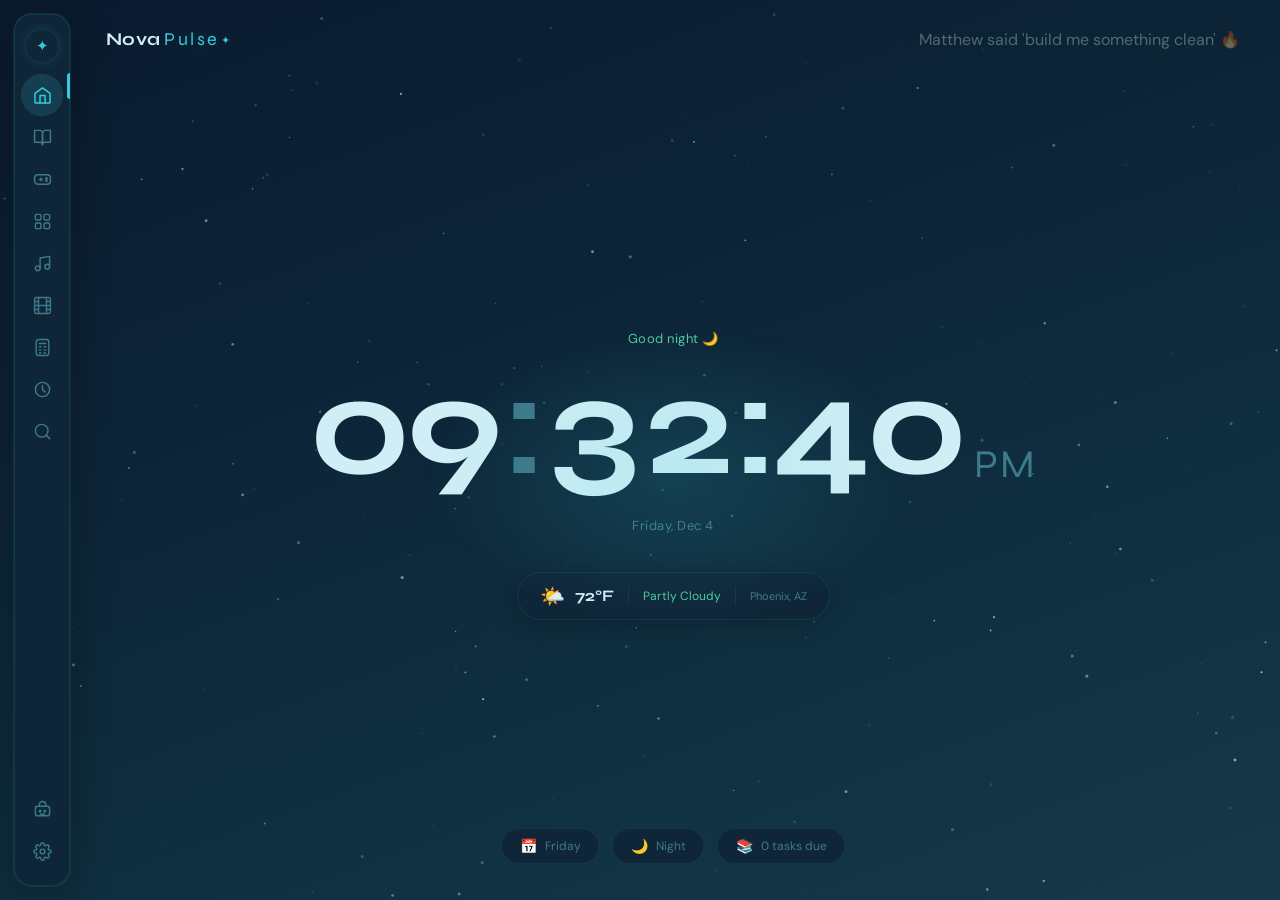
<file: index (1).html>
<!DOCTYPE html>
<html lang="en" data-theme="teal">
<head>
  <meta charset="UTF-8">
  <meta name="viewport" content="width=device-width, initial-scale=1.0">
  <title>Nova Pulse ✦</title>
  <meta charset="UTF-8">
<meta name="viewport" content="width=device-width, initial-scale=1.0">
<title>Nova Pulse ✦</title>
<link href="https://fonts.googleapis.com/css2?family=DM+Sans:ital,wght@0,300;0,400;0,500;0,600;1,300&family=Syne:wght@400;700;800&display=swap" rel="stylesheet">
  <link rel="icon" type="image/png" href="favicon.png">
  <link rel="apple-touch-icon" href="favicon.png">
  <meta name="theme-color" content="#091924">
  <link rel="stylesheet" href="style.css">
</head>
<body>
</head>
<body>
<canvas id="sc"></canvas>

<!-- SIDEBAR -->
<div class="sidebar" id="sb">
  <div class="sb-star" onclick="go('account',null,0)" title="Account">✦</div>
  <div class="ni active" id="n-home" onclick="go('home',this,58)">
    <svg viewBox="0 0 24 24" fill="none" stroke="currentColor" stroke-linecap="round" stroke-linejoin="round"><path d="M3 9.5L12 3l9 6.5V20a1 1 0 01-1 1H4a1 1 0 01-1-1z"/><path d="M9 21V12h6v9"/></svg>
    <div class="tip">Home ✦</div>
  </div>
  <div class="ni" id="n-school" onclick="go('school',this,104)">
    <svg viewBox="0 0 24 24" fill="none" stroke="currentColor" stroke-linecap="round" stroke-linejoin="round"><path d="M2 3h6a4 4 0 014 4v14a3 3 0 00-3-3H2z"/><path d="M22 3h-6a4 4 0 00-4 4v14a3 3 0 013-3h7z"/></svg>
    <div class="tip">School Hub ✦</div>
  </div>
  <div class="ni" id="n-games" onclick="go('games',this,150)">
    <svg viewBox="0 0 24 24" fill="none" stroke="currentColor" stroke-linecap="round" stroke-linejoin="round"><rect x="2" y="6" width="20" height="12" rx="4"/><line x1="8" y1="12" x2="12" y2="12"/><line x1="10" y1="10" x2="10" y2="14"/><circle cx="17" cy="10.5" r=".9" fill="currentColor"/><circle cx="17" cy="13.5" r=".9" fill="currentColor"/></svg>
    <div class="tip">Games ✦</div>
  </div>
  <div class="ni" id="n-apps" onclick="go('apps',this,196)">
    <svg viewBox="0 0 24 24" fill="none" stroke="currentColor" stroke-linecap="round" stroke-linejoin="round"><rect x="3" y="3" width="7" height="7" rx="1.5"/><rect x="14" y="3" width="7" height="7" rx="1.5"/><rect x="3" y="14" width="7" height="7" rx="1.5"/><rect x="14" y="14" width="7" height="7" rx="1.5"/></svg>
    <div class="tip">Apps ✦</div>
  </div>
  <div class="ni" id="n-music" onclick="go('music',this,242)">
    <svg viewBox="0 0 24 24" fill="none" stroke="currentColor" stroke-linecap="round" stroke-linejoin="round"><path d="M9 18V5l12-2v13"/><circle cx="6" cy="18" r="3"/><circle cx="18" cy="16" r="3"/></svg>
    <div class="tip">Music ✦</div>
  </div>
  <div class="ni" id="n-movies" onclick="go('movies',this,288)">
    <svg viewBox="0 0 24 24" fill="none" stroke="currentColor" stroke-linecap="round" stroke-linejoin="round"><rect x="2" y="2" width="20" height="20" rx="2"/><line x1="7" y1="2" x2="7" y2="22"/><line x1="17" y1="2" x2="17" y2="22"/><line x1="2" y1="12" x2="22" y2="12"/><line x1="2" y1="7" x2="7" y2="7"/><line x1="17" y1="7" x2="22" y2="7"/><line x1="2" y1="17" x2="7" y2="17"/><line x1="17" y1="17" x2="22" y2="17"/></svg>
    <div class="tip">Movies ✦</div>
  </div>
  <div class="ni" id="n-calculator" onclick="go('calculator',this,334)">
    <svg viewBox="0 0 24 24" fill="none" stroke="currentColor" stroke-linecap="round" stroke-linejoin="round"><rect x="4" y="2" width="16" height="20" rx="3"/><line x1="8" y1="7" x2="16" y2="7"/><line x1="8" y1="11" x2="10" y2="11"/><line x1="14" y1="11" x2="16" y2="11"/><line x1="8" y1="15" x2="10" y2="15"/><line x1="14" y1="15" x2="16" y2="15"/><line x1="8" y1="19" x2="10" y2="19"/><line x1="14" y1="19" x2="16" y2="19"/></svg>
    <div class="tip">Calculator ✦</div>
  </div>
  <div class="ni" id="n-pomodoro" onclick="go('pomodoro',this,380)">
    <svg viewBox="0 0 24 24" fill="none" stroke="currentColor" stroke-linecap="round" stroke-linejoin="round"><circle cx="12" cy="12" r="9"/><polyline points="12 7 12 12 15 15"/></svg>
    <div class="tip">Focus Timer ✦</div>
  </div>
  <div class="ni" id="n-browse" onclick="go('browse',this,426)">
    <svg viewBox="0 0 24 24" fill="none" stroke="currentColor" stroke-linecap="round" stroke-linejoin="round"><circle cx="11" cy="11" r="8"/><path d="M21 21l-4.35-4.35"/></svg>
    <div class="tip">Browse ✦</div>
  </div>
  <div class="spacer"></div>
  <div class="ni" id="n-ai" onclick="go('ai',this,0)">
    <svg viewBox="0 0 24 24" fill="none" stroke="currentColor" stroke-linecap="round" stroke-linejoin="round"><rect x="3" y="8" width="18" height="12" rx="3"/><path d="M8 8V6a4 4 0 018 0v2"/><circle cx="9" cy="14" r="1" fill="currentColor"/><circle cx="15" cy="14" r="1" fill="currentColor"/><path d="M9.5 17.5s.8.8 2.5.8 2.5-.8 2.5-.8"/></svg>
    <div class="tip">Nova AI ✦</div>
  </div>
  <div class="ni" id="n-settings" onclick="go('settings',this,0)">
    <svg viewBox="0 0 24 24" fill="none" stroke="currentColor" stroke-linecap="round" stroke-linejoin="round"><circle cx="12" cy="12" r="3"/><path d="M19.4 15a1.65 1.65 0 00.33 1.82l.06.06a2 2 0 010 2.83 2 2 0 01-2.83 0l-.06-.06a1.65 1.65 0 00-1.82-.33 1.65 1.65 0 00-1 1.51V21a2 2 0 01-4 0v-.09A1.65 1.65 0 009 19.4a1.65 1.65 0 00-1.82.33l-.06.06a2 2 0 01-2.83-2.83l.06-.06A1.65 1.65 0 004.68 15a1.65 1.65 0 00-1.51-1H3a2 2 0 010-4h.09A1.65 1.65 0 004.6 9a1.65 1.65 0 00-.33-1.82l-.06-.06a2 2 0 012.83-2.83l.06.06A1.65 1.65 0 009 4.68a1.65 1.65 0 001-1.51V3a2 2 0 014 0v.09a1.65 1.65 0 001 1.51 1.65 1.65 0 001.82-.33l.06-.06a2 2 0 012.83 2.83l-.06.06A1.65 1.65 0 0019.4 9a1.65 1.65 0 001.51 1H21a2 2 0 010 4h-.09a1.65 1.65 0 00-1.51 1z"/></svg>
    <div class="tip">Settings ✦</div>
  </div>
</div>

<!-- MAIN -->
<div class="main">
  <div class="topbar">
    <div id="pageLabel"><span class="brand-nova">Nova</span><span class="brand-pulse">Pulse</span><span class="brand-star">✦</span></div>
    <div id="greetBar"></div>
  </div>

  <!-- HOME -->
  <div class="page on" id="p-home">
    <div class="home-center">
      <div class="home-clock-wrap">

        <div class="home-greeting" id="hg">Good morning ☀️</div>
        <div class="home-clock">
          <span id="hh">08</span><span class="colon">:</span><span id="hm">00</span><span class="ampm" id="hampm">AM</span>
        </div>
        <div class="home-date" id="hdate">Sunday, March 1</div>
        <div class="home-weather">
          <span id="wIcon">🌤️</span>
          <div class="hw-temp" id="wTemp">72°F</div>
          <div class="hw-sep"></div>
          <div class="hw-desc" id="wDesc">Partly Cloudy</div>
          <div class="hw-sep"></div>
          <div class="hw-city">Phoenix, AZ</div>
        </div>
      </div>
      <div class="home-bottom">
        <div class="hb-pill"><span class="icon">📅</span><span id="hb-day">Sunday</span></div>
        <div class="hb-pill"><span class="icon" id="hb-icon">🌅</span><span id="hb-part">Morning</span></div>
        <div class="hb-pill" onclick="go('school',document.getElementById('n-school'),104)" style="cursor:pointer;"><span class="icon">📚</span><span id="task-count-pill">0 tasks due</span></div>
      </div>
    </div>
  </div>

  <!-- SCHOOL HUB -->
  <div class="page" id="p-school">
    <div class="school-wrap">
      <div class="school-tasks">
        <div class="sh-panel" style="flex:1;display:flex;flex-direction:column;">
          <div class="sh-panel-title">To-Do<span class="badge" id="task-badge">0</span></div>
          <div class="subject-pills" id="subj-pills">
            <div class="subj-pill active" onclick="filterSubj(this,'All')" style="border-color:var(--accent);color:var(--accent);">All</div>
            <div class="subj-pill" onclick="filterSubj(this,'Math')" data-color="#ff6b6b">Math</div>
            <div class="subj-pill" onclick="filterSubj(this,'English')" data-color="#4ecba0">English</div>
            <div class="subj-pill" onclick="filterSubj(this,'Science')" data-color="#4da6ff">Science</div>
            <div class="subj-pill" onclick="filterSubj(this,'History')" data-color="#ffd166">History</div>
            <div class="subj-pill" onclick="filterSubj(this,'Other')" data-color="#bf55ff">Other</div>
          </div>
          <div class="task-add-row">
            <input class="task-add-input" id="task-input" placeholder="Add a task..." onkeydown="if(event.key==='Enter')addTask()">
            <button class="task-add-btn" onclick="addTask()">+</button>
          </div>
          <div class="task-list" id="task-list">
            <div style="text-align:center;color:var(--muted);font-size:12px;padding:20px 0;">No tasks yet — add one above ✦</div>
          </div>
          <div class="task-progress" id="task-progress" style="display:none;">
            <div class="tp-label"><span>Progress</span><span id="tp-pct">0%</span></div>
            <div class="tp-bar"><div class="tp-fill" id="tp-fill"></div></div>
          </div>
        </div>
        <div class="sh-panel">
          <div class="sh-panel-title">Upcoming ✦</div>
          <div class="upcoming-list">
            <div class="up-item"><div class="up-dot" style="background:#ff6b6b"></div><div class="up-text">Math Test Ch. 5</div><div class="up-due">Tomorrow</div></div>
            <div class="up-item"><div class="up-dot" style="background:#4da6ff"></div><div class="up-text">Science Lab Report</div><div class="up-due">Mar 5</div></div>
            <div class="up-item"><div class="up-dot" style="background:#4ecba0"></div><div class="up-text">English Essay Draft</div><div class="up-due">Mar 8</div></div>
            <div class="up-item"><div class="up-dot" style="background:#ffd166"></div><div class="up-text">History Project</div><div class="up-due">Mar 12</div></div>
          </div>
        </div>
      </div>
      <div class="school-notes">
        <div class="notes-toolbar">
          <button class="nt-btn active" onclick="fmtNote('bold',this)" title="Bold"><b>B</b></button>
          <button class="nt-btn" onclick="fmtNote('italic',this)" title="Italic"><i>I</i></button>
          <button class="nt-btn" onclick="fmtNote('underline',this)" title="Underline"><u>U</u></button>
          <div class="nt-sep"></div>
          <button class="nt-btn" onclick="fmtNote('insertUnorderedList',this)">• List</button>
          <button class="nt-btn" onclick="fmtNote('insertOrderedList',this)">1. List</button>
          <div class="nt-sep"></div>
          <button class="nt-btn" onclick="clearNote()">🗑️</button>
          <div style="flex:1"></div>
          <input class="nt-title" id="note-title" placeholder="Note title...">
          <button class="nt-save" onclick="saveNote()">Save ✦</button>
        </div>
        <div class="notes-tabs" id="notes-tabs">
          <div class="note-tab active" data-id="0" onclick="switchNote(0)"><span class="tab-name">General Notes</span></div>
          <div class="note-tab-add" onclick="addNote()">+ New Note</div>
        </div>
        <div class="notes-editor-wrap">
          <div class="note-editor" id="note-editor" contenteditable="true" placeholder="Start typing your notes here... ✦"></div>
          <div class="note-footer"><span id="note-words">0 words</span><span id="note-saved" style="color:var(--accent2)"></span></div>
        </div>
      </div>
    </div>
  </div>

  <!-- GAMES -->
  <div class="page" id="p-games">
    <div class="games-wrap">
      <div class="games-header">
        <div>
          <div style="font-family:'Syne',sans-serif;font-size:26px;font-weight:800;color:var(--text);letter-spacing:-.5px;">Games ✦</div>
          <div style="font-size:12px;color:var(--muted);margin-top:2px;">Your library · what's hot</div>
        </div>
        <button class="game-request-btn" onclick="openGameRequest()">
          <svg viewBox="0 0 24 24" fill="none" stroke="currentColor" stroke-width="2" stroke-linecap="round" stroke-linejoin="round" width="13" height="13"><line x1="12" y1="5" x2="12" y2="19"/><line x1="5" y1="12" x2="19" y2="12"/></svg>
          Request Game
        </button>
      </div>

      <!-- Featured / Trending -->
      <div class="game-hero" onclick="openGameModal('Basket Random')">
        <div class="game-hero-art">🏀</div>
        <div class="game-hero-info">
          <div class="game-hero-tag">🔥 Trending Now</div>
          <div class="game-hero-title">Basket Random</div>
          <div class="game-hero-desc">Wacky two-player basketball with ragdoll physics and random madness every round. Easy to pick up, impossible to put down.</div>
          <div class="game-hero-badges">
            <div class="gbadge">🏀 Sports</div>
            <div class="gbadge">👥 2 Player</div>
            <div class="gbadge">😂 Ragdoll</div>
          </div>
        </div>
      </div>

      <div class="games-grid" id="games-grid">
        <div class="gcard" onclick="openGameModal('Fnaf 1')"><div class="gcard-badge">😱</div><div class="gcard-thumb">🐻</div><div class="gcard-body"><div class="gcard-title">Fnaf 1</div><div class="gcard-meta">Horror · Classic</div></div></div>
        <div class="gcard" onclick="openGameModal('Basket Random')"><div class="gcard-badge">HOT</div><div class="gcard-thumb">🏀</div><div class="gcard-body"><div class="gcard-title">Basket Random</div><div class="gcard-meta">Sports · 2 Player</div></div></div>
        <div class="gcard" onclick="openGameModal('Slope')"><div class="gcard-badge">🔥</div><div class="gcard-thumb">🔵</div><div class="gcard-body"><div class="gcard-title">Slope</div><div class="gcard-meta">Arcade · Solo</div></div></div>
        <div class="gcard" onclick="openGameModal('Color Tunnel')"><div class="gcard-badge">NEW</div><div class="gcard-thumb">🌈</div><div class="gcard-body"><div class="gcard-title">Color Tunnel</div><div class="gcard-meta">Arcade · Solo</div></div></div>
        <div class="gcard" onclick="openGameModal('Ragdoll Archers')"><div class="gcard-badge">HOT</div><div class="gcard-thumb">🏹</div><div class="gcard-body"><div class="gcard-title">Ragdoll Archers</div><div class="gcard-meta">Action · Solo</div></div></div>
        <div class="gcard" onclick="openGameModal('Ragdoll Hit')"><div class="gcard-badge">NEW</div><div class="gcard-thumb">👊</div><div class="gcard-body"><div class="gcard-title">Ragdoll Hit</div><div class="gcard-meta">Action · Solo</div></div></div>
        <div class="gcard" onclick="openGameModal('Death Run')"><div class="gcard-badge">🔥</div><div class="gcard-thumb">💀</div><div class="gcard-body"><div class="gcard-title">Death Run</div><div class="gcard-meta">Action · Solo</div></div></div>
        <div class="gcard" onclick="openGameModal('Basket Bros')"><div class="gcard-badge">HOT</div><div class="gcard-thumb">🏀</div><div class="gcard-body"><div class="gcard-title">Basket Bros</div><div class="gcard-meta">Sports · 2 Player</div></div></div>
      </div>
    </div>
  </div>

  <!-- GAME REQUEST MODAL -->
  <div class="game-modal-overlay" id="game-request-overlay" onclick="if(event.target===this)closeGameRequest()">
    <div class="game-modal" style="max-height:420px;">
      <div class="game-modal-hero" style="height:90px;font-size:36px;">🎮
        <button class="game-modal-close" onclick="closeGameRequest()">✕</button>
      </div>
      <div class="game-modal-body" style="padding:20px 24px;">
        <div class="game-modal-genre">✦ Community</div>
        <div class="game-modal-title" style="font-size:20px;margin-bottom:14px;">Request a Game</div>
        <input id="game-request-input" placeholder="Game name or URL..." style="width:100%;padding:12px 16px;border-radius:12px;background:var(--surface2);border:1px solid var(--border);color:var(--text);font-family:'DM Sans',sans-serif;font-size:14px;outline:none;box-sizing:border-box;transition:border-color .2s;" onfocus="this.style.borderColor='var(--accent)'" onblur="this.style.borderColor='var(--border)'">
        <div style="font-size:11px;color:var(--muted);margin-top:8px;">Drop a game name or paste an iframe/URL and it'll get added ✦</div>
      </div>
      <div class="game-modal-footer">
        <button class="game-play-btn" onclick="submitGameRequest()" style="font-size:14px;">Submit Request ✦</button>
      </div>
    </div>
  </div>

  <!-- MOVIES -->
  <div class="page" id="p-movies" style="flex-direction:column;padding:0;overflow:hidden;">
    <div style="flex:1;position:relative;overflow:hidden;">
      <iframe id="cineby-frame" src="https://www.cineby.app" style="width:100%;height:100%;border:none;display:block;" allow="fullscreen; autoplay" allowfullscreen></iframe>
      <div id="cineby-loading" style="position:absolute;inset:0;background:var(--bg);display:flex;flex-direction:column;align-items:center;justify-content:center;gap:14px;transition:opacity .5s;z-index:5;">
        <div style="width:40px;height:40px;border:3px solid var(--border);border-top-color:var(--accent);border-radius:50%;animation:spin .8s linear infinite;"></div>
        <div style="font-size:13px;color:var(--muted);font-style:italic;">Loading Cineby...</div>
      </div>
    </div>
  </div>

  <!-- MUSIC -->
  <div class="page" id="p-music">
    <!-- Download reminder banner -->
    <div class="dl-banner" id="dl-banner">
      <span>⚠️ Music requires opening this file locally in your browser — not inside Claude.ai</span>
      <a class="dl-btn" onclick="document.getElementById('dl-banner').style.display='none'">Got it ✕</a>
    </div>
    <div class="music-wrap">
      <div class="music-player" id="music-player-card">
        <div class="mp-art" id="mp-art-area">
          <div class="mp-art-glow" id="mp-art-glow"></div>
          <div class="mp-art-icon" id="mp-art-emoji">🎵</div>
          <div class="mp-visualizer" id="mp-visualizer">
            <div class="vbar" style="height:40px;--spd:.4s"></div><div class="vbar" style="height:30px;--spd:.6s"></div><div class="vbar" style="height:50px;--spd:.35s"></div><div class="vbar" style="height:25px;--spd:.55s"></div><div class="vbar" style="height:45px;--spd:.45s"></div><div class="vbar" style="height:35px;--spd:.5s"></div><div class="vbar" style="height:55px;--spd:.3s"></div><div class="vbar" style="height:28px;--spd:.65s"></div><div class="vbar" style="height:42px;--spd:.38s"></div><div class="vbar" style="height:32px;--spd:.58s"></div><div class="vbar" style="height:48px;--spd:.42s"></div><div class="vbar" style="height:22px;--spd:.62s"></div>
          </div>
        </div>
        <div class="mp-info">
          <div class="mp-dots"><div class="mp-dot active"></div><div class="mp-dot"></div><div class="mp-dot"></div></div>
          <div class="mp-title" id="mp-title">Not Playing</div>
          <div class="mp-sub" id="mp-sub">Search a song on the right ✦</div>
        </div>
        <div class="mp-bar"><div class="mp-prog" id="mp-prog"></div></div>
        <div class="mp-controls">
          <div class="mp-btn" onclick="prevTrack()"><svg viewBox="0 0 24 24" fill="none" stroke="currentColor" stroke-linecap="round" stroke-linejoin="round"><polygon points="19 20 9 12 19 4 19 20"/><line x1="5" y1="19" x2="5" y2="5"/></svg></div>
          <div class="mp-play" id="mp-play-btn" onclick="togglePlay()"><svg id="mp-play-icon" viewBox="0 0 24 24" fill="none" stroke="currentColor" stroke-linecap="round" stroke-linejoin="round"><polygon points="5 3 19 12 5 21 5 3" fill="currentColor" stroke="none"/></svg></div>
          <div class="mp-btn" onclick="nextTrack()"><svg viewBox="0 0 24 24" fill="none" stroke="currentColor" stroke-linecap="round" stroke-linejoin="round"><polygon points="5 4 15 12 5 20 5 4"/><line x1="19" y1="5" x2="19" y2="19"/></svg></div>
        </div>
        <div class="mp-extras">
          <div class="mp-extra-btn" id="repeat-btn" onclick="toggleRepeat()"><svg viewBox="0 0 24 24" fill="none" stroke="currentColor" stroke-linecap="round" stroke-linejoin="round"><polyline points="17 1 21 5 17 9"/><path d="M3 11V9a4 4 0 014-4h14"/><polyline points="7 23 3 19 7 15"/><path d="M21 13v2a4 4 0 01-4 4H3"/></svg><span style="font-size:10px;">Repeat</span></div>
          <div class="mp-extra-btn"><svg viewBox="0 0 24 24" fill="none" stroke="currentColor" stroke-linecap="round" stroke-linejoin="round"><path d="M21 15a2 2 0 01-2 2H7l-4 4V5a2 2 0 012-2h14a2 2 0 012 2z"/></svg></div>
        </div>
      </div>
      <div class="music-right">
        <!-- Source toggle -->
        <div class="src-toggle-row">
          <div class="src-toggle">
            <div class="src-opt active" id="src-yt" onclick="switchSrc('yt')">
              <svg viewBox="0 0 24 24" fill="currentColor" width="13" height="13"><path d="M23.498 6.186a3.016 3.016 0 00-2.122-2.136C19.505 3.545 12 3.545 12 3.545s-7.505 0-9.377.505A3.017 3.017 0 00.502 6.186C0 8.07 0 12 0 12s0 3.93.502 5.814a3.016 3.016 0 002.122 2.136c1.871.505 9.376.505 9.376.505s7.505 0 9.377-.505a3.015 3.015 0 002.122-2.136C24 15.93 24 12 24 12s0-3.93-.502-5.814zM9.545 15.568V8.432L15.818 12l-6.273 3.568z"/></svg>
              YouTube
            </div>
            <div class="src-opt" id="src-sc" onclick="switchSrc('sc')">
              <svg viewBox="0 0 24 24" fill="currentColor" width="13" height="13"><path d="M1.175 12.225c-.067 0-.124.048-.133.114l-.415 2.526.415 2.48c.009.067.066.114.133.114.068 0 .124-.047.133-.114l.473-2.48-.473-2.526c-.009-.067-.065-.114-.133-.114zm1.558-.257c-.082 0-.15.06-.158.142l-.356 2.641.356 2.59c.008.082.076.141.158.141.083 0 .15-.059.16-.141l.403-2.59-.403-2.641c-.01-.082-.077-.142-.16-.142zm1.591-.2c-.098 0-.177.08-.185.177l-.3 2.841.3 2.785c.008.097.087.177.185.177.099 0 .177-.08.186-.177l.34-2.785-.34-2.841c-.009-.097-.087-.177-.186-.177zm1.609-.082c-.113 0-.205.092-.212.205l-.244 2.923.244 2.868c.007.113.099.205.212.205s.205-.092.213-.205l.277-2.868-.277-2.923c-.008-.113-.1-.205-.213-.205zm1.622-.024c-.13 0-.235.105-.24.234l-.19 2.947.19 2.89c.005.13.11.235.24.235.13 0 .235-.105.241-.235l.214-2.89-.214-2.947c-.006-.13-.111-.234-.241-.234zm1.634.005c-.145 0-.263.118-.266.263l-.134 2.942.134 2.88c.003.146.121.264.266.264.146 0 .264-.118.267-.264l.152-2.88-.152-2.942c-.003-.145-.121-.263-.267-.263zm1.648.044c-.162 0-.293.13-.295.292l-.077 2.898.077 2.866c.002.162.133.292.295.292.163 0 .294-.13.296-.292l.088-2.866-.088-2.898c-.002-.162-.133-.292-.296-.292zm1.658.09c-.178 0-.322.143-.323.321l-.022 2.808.022 2.847c.001.178.145.322.323.322.179 0 .323-.144.324-.322l.024-2.847-.024-2.808c-.001-.178-.145-.321-.324-.321zm1.663.177c-.032 0-.063.006-.093.018-.054-1.259-1.094-2.263-2.37-2.263-.325 0-.634.066-.916.183-.105.042-.133.085-.134.127v8.663c.001.046.035.085.081.093h3.432c.49 0 .888-.397.888-.886V12.97c0-.49-.397-.887-.888-.887z"/></svg>
              SoundCloud
            </div>
          </div>
          <div class="src-note" id="src-note">⚠️ Save file & open locally for audio</div>
        </div>

        <!-- YouTube Search (default) -->
        <div id="yt-panel">
          <div class="yt-search-wrap">
            <div class="yt-search-bar">
              <svg viewBox="0 0 24 24" fill="currentColor" width="18" height="18" style="color:#ff0000;flex-shrink:0;"><path d="M23.498 6.186a3.016 3.016 0 00-2.122-2.136C19.505 3.545 12 3.545 12 3.545s-7.505 0-9.377.505A3.017 3.017 0 00.502 6.186C0 8.07 0 12 0 12s0 3.93.502 5.814a3.016 3.016 0 002.122 2.136c1.871.505 9.376.505 9.376.505s7.505 0 9.377-.505a3.015 3.015 0 002.122-2.136C24 15.93 24 12 24 12s0-3.93-.502-5.814zM9.545 15.568V8.432L15.818 12l-6.273 3.568z"/></svg>
              <input class="yt-search-input" id="yt-search-input" placeholder="Search any song, artist, album..." onkeydown="if(event.key==='Enter')ytSearch()">
              <button class="yt-search-btn" onclick="ytSearch()">Search</button>
            </div>
          </div>
        </div>

        <!-- Tidal panel -->
        <div id="td-panel" style="display:none;">
          <div class="yt-search-wrap">
            <div class="yt-search-bar" style="border-color:rgba(0,210,255,.25);">
              <svg viewBox="0 0 24 24" fill="#00d2ff" width="18" height="18" style="flex-shrink:0;"><path d="M12 0C5.373 0 0 5.373 0 12s5.373 12 12 12 12-5.373 12-12S18.627 0 12 0zm5.5 8.5h-3v7h-1.5v-7h-3V7H17.5v1.5z"/></svg>
              <input class="yt-search-input" id="td-search-input" placeholder="Search Tidal - songs, artists, albums..." onkeydown="if(event.key==='Enter')tdSearch()">
              <button class="yt-search-btn" style="background:#00d2ff;color:#000;" onclick="tdSearch()">Search</button>
            </div>
          </div>
        </div>

        <!-- SoundCloud URL (hidden by default) -->
        <div id="sc-panel" style="display:none;">
          <div class="sc-add-wrap">
            <div style="color:#ff5500;display:flex;align-items:center;flex-shrink:0;">
              <svg viewBox="0 0 24 24" fill="currentColor" width="16" height="16"><path d="M1.175 12.225c-.067 0-.124.048-.133.114l-.415 2.526.415 2.48c.009.067.066.114.133.114.068 0 .124-.047.133-.114l.473-2.48-.473-2.526c-.009-.067-.065-.114-.133-.114zm1.558-.257c-.082 0-.15.06-.158.142l-.356 2.641.356 2.59c.008.082.076.141.158.141.083 0 .15-.059.16-.141l.403-2.59-.403-2.641c-.01-.082-.077-.142-.16-.142zm1.591-.2c-.098 0-.177.08-.185.177l-.3 2.841.3 2.785c.008.097.087.177.185.177.099 0 .177-.08.186-.177l.34-2.785-.34-2.841c-.009-.097-.087-.177-.186-.177zm1.609-.082c-.113 0-.205.092-.212.205l-.244 2.923.244 2.868c.007.113.099.205.212.205s.205-.092.213-.205l.277-2.868-.277-2.923c-.008-.113-.1-.205-.213-.205zm1.622-.024c-.13 0-.235.105-.24.234l-.19 2.947.19 2.89c.005.13.11.235.24.235.13 0 .235-.105.241-.235l.214-2.89-.214-2.947c-.006-.13-.111-.234-.241-.234zm1.634.005c-.145 0-.263.118-.266.263l-.134 2.942.134 2.88c.003.146.121.264.266.264.146 0 .264-.118.267-.264l.152-2.88-.152-2.942c-.003-.145-.121-.263-.267-.263zm1.648.044c-.162 0-.293.13-.295.292l-.077 2.898.077 2.866c.002.162.133.292.295.292.163 0 .294-.13.296-.292l.088-2.866-.088-2.898c-.002-.162-.133-.292-.296-.292zm1.658.09c-.178 0-.322.143-.323.321l-.022 2.808.022 2.847c.001.178.145.322.323.322.179 0 .323-.144.324-.322l.024-2.847-.024-2.808c-.001-.178-.145-.321-.324-.321zm1.663.177c-.032 0-.063.006-.093.018-.054-1.259-1.094-2.263-2.37-2.263-.325 0-.634.066-.916.183-.105.042-.133.085-.134.127v8.663c.001.046.035.085.081.093h3.432c.49 0 .888-.397.888-.886V12.97c0-.49-.397-.887-.888-.887z"/></svg>
            </div>
            <input class="sc-url-input" id="sc-url-input" placeholder="Paste a SoundCloud track URL..." onkeydown="if(event.key==='Enter')addScTrack()">
            <button class="sc-add-btn" onclick="addScTrack()">Add ✦</button>
          </div>
          <div class="sc-hint" id="sc-hint">e.g. soundcloud.com/artist/track-name</div>
          <iframe id="sc-iframe" style="display:none;" allow="autoplay"></iframe>
        </div>

        <!-- Shared results / queue list -->
        <div class="ms-list" id="ms-list">
          <div class="ms-empty"><div class="ms-empty-icon">▶️</div><div class="ms-empty-txt">Search a song above to start playing ✦</div></div>
        </div>
      </div>
    </div>
  </div>

  <div class="page" id="p-apps">
    <div class="apps-wrap">
      <div style="display:flex;align-items:flex-end;justify-content:space-between;"><div><div style="font-family:'Syne',sans-serif;font-size:26px;font-weight:800;color:var(--text);letter-spacing:-.5px;">Apps ✦</div><div style="font-size:12px;color:var(--muted);margin-top:2px;">Your socials & daily apps</div></div><div style="font-size:11px;color:var(--accent);font-style:italic;">New gen ✦</div></div>
      <div class="apps-featured">
        <div class="app-feature-card" onclick="openAppViewer('TikTok')" style="--app-color:#010101;"><div class="app-feat-icon" style="background:#01010118;color:#010101;"><svg viewBox="0 0 24 24" fill="currentColor" width="22" height="22"><path d="M19.59 6.69a4.83 4.83 0 01-3.77-4.25V2h-3.45v13.67a2.89 2.89 0 01-2.88 2.5 2.89 2.89 0 01-2.89-2.89 2.89 2.89 0 012.89-2.89c.28 0 .54.04.79.1V9.01a6.31 6.31 0 00-.79-.05 6.34 6.34 0 00-6.34 6.34 6.34 6.34 0 006.34 6.34 6.34 6.34 0 006.33-6.34V8.69a8.18 8.18 0 004.78 1.52V6.76a4.85 4.85 0 01-1.01-.07z"/></svg></div><div><div class="app-feat-name">TikTok</div><div class="app-feat-desc">Trending short-form video for everyone.</div><div class="app-feat-tag">🔥 Trending</div></div></div>
        <div class="app-feature-card" onclick="openAppViewer('YouTube')" style="--app-color:#ff0000;"><div class="app-feat-icon" style="background:#ff000018;color:#ff0000;"><svg viewBox="0 0 24 24" fill="currentColor" width="22" height="22"><path d="M23.5 6.19a3.02 3.02 0 00-2.12-2.14C19.54 3.5 12 3.5 12 3.5s-7.54 0-9.38.55A3.02 3.02 0 00.5 6.19C0 8.04 0 12 0 12s0 3.96.5 5.81a3.02 3.02 0 002.12 2.14C4.46 20.5 12 20.5 12 20.5s7.54 0 9.38-.55a3.02 3.02 0 002.12-2.14C24 15.96 24 12 24 12s0-3.96-.5-5.81zM9.75 15.5v-7l6.25 3.5-6.25 3.5z"/></svg></div><div><div class="app-feat-name">YouTube</div><div class="app-feat-desc">Watch, stream and create anything.</div><div class="app-feat-tag">▶ Streaming</div></div></div>
        <div class="app-feature-card" onclick="openAppViewer('Discord')" style="--app-color:#5865f2;"><div class="app-feat-icon" style="background:#5865f218;color:#5865f2;"><svg viewBox="0 0 24 24" fill="currentColor" width="22" height="22"><path d="M20.32 4.37A19.8 19.8 0 0015.53 3c-.21.38-.46.88-.63 1.28a18.3 18.3 0 00-5.8 0C8.93 3.88 8.67 3.38 8.47 3a19.7 19.7 0 00-4.8 1.38C.53 9.05-.32 13.6.1 18.1a19.9 19.9 0 006.07 3.07c.49-.67.93-1.38 1.3-2.13a13 13 0 01-2.04-.98c.17-.12.34-.25.5-.38a14.2 14.2 0 0012.13 0c.16.13.33.26.5.38-.65.38-1.33.72-2.04.98.37.75.8 1.46 1.3 2.13a19.8 19.8 0 006.07-3.07c.5-5.18-.85-9.68-3.57-13.73zM8.02 15.33c-1.25 0-2.27-1.14-2.27-2.55 0-1.4.99-2.55 2.27-2.55 1.27 0 2.3 1.15 2.27 2.55 0 1.41-1 2.55-2.27 2.55zm7.96 0c-1.25 0-2.27-1.14-2.27-2.55 0-1.4.99-2.55 2.27-2.55 1.27 0 2.3 1.15 2.27 2.55 0 1.41-1 2.55-2.27 2.55z"/></svg></div><div><div class="app-feat-name">Discord</div><div class="app-feat-desc">Your communities, all in one place.</div><div class="app-feat-tag">💬 Social</div></div></div>
        <div class="app-feature-card" onclick="openAppViewer('Instagram')" style="--app-color:#e1306c;"><div class="app-feat-icon" style="background:#e1306c18;color:#e1306c;"><svg viewBox="0 0 24 24" fill="none" stroke="currentColor" stroke-width="2" stroke-linecap="round" stroke-linejoin="round" width="22" height="22"><rect x="2" y="2" width="20" height="20" rx="5"/><circle cx="12" cy="12" r="5"/><circle cx="17.5" cy="6.5" r="1" fill="currentColor" stroke="none"/></svg></div><div><div class="app-feat-name">Instagram</div><div class="app-feat-desc">Photos, reels & stories from the world.</div><div class="app-feat-tag">✦ Social</div></div></div>
        
      </div>
      <div><div class="apps-section-label">Social</div><div style="margin-top:10px;" class="apps-icon-grid"><div class="app-icon-btn" onclick="openAppViewer('TikTok')" style="cursor:pointer;"><div class="app-icon-box" style="background:#01010118;color:#010101;"><svg viewBox="0 0 24 24" fill="currentColor" width="22" height="22"><path d="M19.59 6.69a4.83 4.83 0 01-3.77-4.25V2h-3.45v13.67a2.89 2.89 0 01-2.88 2.5 2.89 2.89 0 01-2.89-2.89 2.89 2.89 0 012.89-2.89c.28 0 .54.04.79.1V9.01a6.31 6.31 0 00-.79-.05 6.34 6.34 0 00-6.34 6.34 6.34 6.34 0 006.34 6.34 6.34 6.34 0 006.33-6.34V8.69a8.18 8.18 0 004.78 1.52V6.76a4.85 4.85 0 01-1.01-.07z"/></svg></div><div class="app-icon-label">TikTok</div></div><div class="app-icon-btn" onclick="openAppViewer('Instagram')" style="cursor:pointer;"><div class="app-icon-box" style="background:#e1306c18;color:#e1306c;"><svg viewBox="0 0 24 24" fill="none" stroke="currentColor" stroke-width="2" stroke-linecap="round" stroke-linejoin="round" width="22" height="22"><rect x="2" y="2" width="20" height="20" rx="5"/><circle cx="12" cy="12" r="5"/><circle cx="17.5" cy="6.5" r="1" fill="currentColor" stroke="none"/></svg></div><div class="app-icon-label">Instagram</div></div><div class="app-icon-btn" onclick="openAppViewer('X')" style="cursor:pointer;"><div class="app-icon-box" style="background:#00000018;color:#000000;"><svg viewBox="0 0 24 24" fill="currentColor" width="22" height="22"><path d="M18.24 2h3.27L14.12 10.7 22.69 22h-7.24l-5.27-7.06L4.12 22H.83l7.94-9.26L.38 2h7.4l4.76 6.38L18.24 2zm-1.15 18h1.81L6.8 3.84H4.87L17.09 20z"/></svg></div><div class="app-icon-label">X</div></div><div class="app-icon-btn" onclick="openAppViewer('Snapchat')" style="cursor:pointer;"><div class="app-icon-box" style="background:#fffc0018;color:#fffc00;"><svg viewBox="0 0 24 24" fill="currentColor" width="22" height="22"><path d="M12.01 2C8.11 2 5.37 4.76 5.37 8.23c0 .54.05 1.07.14 1.57-.3.15-.63.23-.97.23-.3 0-.6-.06-.87-.17l-.1-.04c-.04-.01-.08-.02-.11-.02-.3 0-.55.24-.55.54 0 .45.48.82 1.4 1.1.13.04.27.08.42.11-.11.27-.17.57-.17.88 0 1.52 1.47 2.82 3.82 3.46-.26.42-.7.72-1.22.82-.11.02-.22.03-.32.03-.44 0-.85-.14-1.18-.37l-.08-.05c-.1-.05-.2-.08-.32-.08-.34 0-.63.27-.63.6 0 .5.55.94 1.58 1.27.53.17 1.1.28 1.7.33.06.54.5.96 1.05.96.28 0 .54-.11.74-.29.57.1 1.16.15 1.77.15.61 0 1.2-.05 1.77-.15.2.18.46.29.74.29.55 0 .99-.42 1.05-.96.6-.05 1.17-.16 1.7-.33 1.03-.33 1.58-.77 1.58-1.27 0-.33-.29-.6-.63-.6-.12 0-.22.03-.32.08l-.08.05c-.33.23-.74.37-1.18.37-.1 0-.21-.01-.32-.03-.52-.1-.96-.4-1.22-.82 2.35-.64 3.82-1.94 3.82-3.46 0-.31-.06-.61-.17-.88.15-.03.29-.07.42-.11.92-.28 1.4-.65 1.4-1.1 0-.3-.25-.54-.55-.54-.03 0-.07 0-.11.02l-.1.04c-.27.11-.57.17-.87.17-.34 0-.67-.08-.97-.23.09-.5.14-1.03.14-1.57C18.63 4.76 15.9 2 12.01 2z"/></svg></div><div class="app-icon-label">Snapchat</div></div><div class="app-icon-btn" onclick="openAppViewer('Threads')" style="cursor:pointer;"><div class="app-icon-box" style="background:#00000018;color:#000000;"><svg viewBox="0 0 24 24" fill="currentColor" width="22" height="22"><path d="M12.18 2C7.25 2 4 5.7 4 10.5c0 1.55.38 2.98 1.04 4.22-.14.63-.22 1.3-.22 1.98C4.82 19.7 7.3 22 10.27 22c1.3 0 2.49-.44 3.43-1.16.53.1 1.08.16 1.64.16C20.15 21 23 17.42 23 13.22c0-1.82-.56-3.5-1.52-4.87C20.47 4.87 16.75 2 12.18 2zm3.16 15.37c-.4 0-.8-.04-1.18-.12a5.3 5.3 0 01-3.89 1.75c-2.09 0-3.77-1.6-3.77-3.57 0-.44.07-.87.21-1.27a7.7 7.7 0 01-.71-3.16C6 7.66 8.65 4 12.18 4c3.89 0 6.82 2.5 7.61 6.1.6.98.96 2.12.96 3.33 0 3.28-2.18 5.94-5.41 5.94z"/></svg></div><div class="app-icon-label">Threads</div></div><div class="app-icon-btn" onclick="openAppViewer('BeReal')" style="cursor:pointer;"><div class="app-icon-box" style="background:#00000018;color:#000000;"><svg viewBox="0 0 24 24" fill="none" stroke="currentColor" stroke-width="2.2" stroke-linecap="round" stroke-linejoin="round" width="22" height="22"><rect x="2" y="6" width="20" height="14" rx="3"/><circle cx="12" cy="13" r="3"/><circle cx="17" cy="4" r="2.5"/></svg></div><div class="app-icon-label">BeReal</div></div></div></div>
      <div><div class="apps-section-label">Stream & Play</div><div style="margin-top:10px;" class="apps-icon-grid"><div class="app-icon-btn" onclick="openAppViewer('YouTube')" style="cursor:pointer;"><div class="app-icon-box" style="background:#ff000018;color:#ff0000;"><svg viewBox="0 0 24 24" fill="currentColor" width="22" height="22"><path d="M23.5 6.19a3.02 3.02 0 00-2.12-2.14C19.54 3.5 12 3.5 12 3.5s-7.54 0-9.38.55A3.02 3.02 0 00.5 6.19C0 8.04 0 12 0 12s0 3.96.5 5.81a3.02 3.02 0 002.12 2.14C4.46 20.5 12 20.5 12 20.5s7.54 0 9.38-.55a3.02 3.02 0 002.12-2.14C24 15.96 24 12 24 12s0-3.96-.5-5.81zM9.75 15.5v-7l6.25 3.5-6.25 3.5z"/></svg></div><div class="app-icon-label">YouTube</div></div><div class="app-icon-btn" onclick="openAppViewer('Twitch')" style="cursor:pointer;"><div class="app-icon-box" style="background:#9146ff18;color:#9146ff;"><svg viewBox="0 0 24 24" fill="currentColor" width="22" height="22"><path d="M11.57 8.2H13v4.5h-1.43zm3.93 0H17v4.5h-1.5zM2 2L.5 5.93V20.5H5V23h2.93l2.5-2.5h4l5.57-5.57V2H2zm17 13.5l-3.43 3.43H11l-2.5 2.5V18.93H4V4h15v11.5z"/></svg></div><div class="app-icon-label">Twitch</div></div><div class="app-icon-btn" onclick="openAppViewer('Spotify')" style="cursor:pointer;"><div class="app-icon-box" style="background:#1db95418;color:#1db954;"><svg viewBox="0 0 24 24" fill="currentColor" width="22" height="22"><circle cx="12" cy="12" r="10"/><path fill="white" d="M16.7 14.4a.75.75 0 01-1.03.25c-2.84-1.74-6.42-2.13-10.63-1.17a.75.75 0 11-.33-1.46c4.6-1.05 8.56-.6 11.74 1.34a.75.75 0 01.25 1.04zm1.4-3.14a.94.94 0 01-1.29.31C13.41 9.4 9.1 8.87 5.75 9.87a.94.94 0 01-.54-1.8c3.77-1.14 8.56-.59 12.58 1.9a.94.94 0 01.31 1.29zm.12-3.27C14.5 5.8 9.26 5.62 6.17 6.55a1.12 1.12 0 11-.65-2.15c3.55-1.07 9.46-.87 13.18 1.43a1.12 1.12 0 11-1.18 1.92v-.02z"/></svg></div><div class="app-icon-label">Spotify</div></div><div class="app-icon-btn" onclick="openAppViewer('Reddit')" style="cursor:pointer;"><div class="app-icon-box" style="background:#ff450018;color:#ff4500;"><svg viewBox="0 0 24 24" fill="currentColor" width="22" height="22"><circle cx="12" cy="12" r="10"/><path fill="white" d="M20 12a2 2 0 00-3.37-1.45 9.93 9.93 0 00-5.17-1.58l.88-4.14 2.87.6a1.5 1.5 0 103.1-.3 1.5 1.5 0 00-2.83.66l-3.2-.67a.25.25 0 00-.3.19l-.98 4.6a9.87 9.87 0 00-5.07 1.58 2 2 0 10-2.14 3.28 3.72 3.72 0 000 .42c0 2.12 2.47 3.84 5.52 3.84s5.52-1.72 5.52-3.84c0-.14 0-.28-.02-.42A2 2 0 0020 12zm-12 1.5a1 1 0 111 1 1 1 0 01-1-1zm5.6 2.65a3.46 3.46 0 01-2.6 1 3.46 3.46 0 01-2.6-1 .25.25 0 01.35-.35 2.97 2.97 0 002.25.8 2.97 2.97 0 002.25-.8.25.25 0 01.35.35zm-.1-1.65a1 1 0 111-1 1 1 0 01-1 1z"/></svg></div><div class="app-icon-label">Reddit</div></div></div></div>
      <div><div class="apps-section-label">Connect</div><div style="margin-top:10px;" class="apps-icon-grid"><div class="app-icon-btn" onclick="openAppViewer('Discord')" style="cursor:pointer;"><div class="app-icon-box" style="background:#5865f218;color:#5865f2;"><svg viewBox="0 0 24 24" fill="currentColor" width="22" height="22"><path d="M20.32 4.37A19.8 19.8 0 0015.53 3c-.21.38-.46.88-.63 1.28a18.3 18.3 0 00-5.8 0C8.93 3.88 8.67 3.38 8.47 3a19.7 19.7 0 00-4.8 1.38C.53 9.05-.32 13.6.1 18.1a19.9 19.9 0 006.07 3.07c.49-.67.93-1.38 1.3-2.13a13 13 0 01-2.04-.98c.17-.12.34-.25.5-.38a14.2 14.2 0 0012.13 0c.16.13.33.26.5.38-.65.38-1.33.72-2.04.98.37.75.8 1.46 1.3 2.13a19.8 19.8 0 006.07-3.07c.5-5.18-.85-9.68-3.57-13.73zM8.02 15.33c-1.25 0-2.27-1.14-2.27-2.55 0-1.4.99-2.55 2.27-2.55 1.27 0 2.3 1.15 2.27 2.55 0 1.41-1 2.55-2.27 2.55zm7.96 0c-1.25 0-2.27-1.14-2.27-2.55 0-1.4.99-2.55 2.27-2.55 1.27 0 2.3 1.15 2.27 2.55 0 1.41-1 2.55-2.27 2.55z"/></svg></div><div class="app-icon-label">Discord</div></div><div class="app-icon-btn" onclick="openAppViewer('WhatsApp')" style="cursor:pointer;"><div class="app-icon-box" style="background:#25d36618;color:#25d366;"><svg viewBox="0 0 24 24" fill="currentColor" width="22" height="22"><path d="M17.47 14.47c-.3-.15-1.76-.87-2.03-.97-.27-.1-.47-.15-.66.15-.2.3-.76.97-.93 1.17-.17.2-.34.22-.63.07-.3-.15-1.24-.46-2.37-1.46-.87-.78-1.46-1.74-1.63-2.04-.17-.3-.02-.46.13-.61.13-.13.3-.34.45-.51.15-.17.2-.3.3-.5.1-.2.05-.37-.02-.52-.08-.15-.66-1.6-.9-2.18-.24-.57-.48-.5-.66-.5-.17 0-.37-.02-.56-.02-.2 0-.52.07-.79.37-.27.3-1.04 1.02-1.04 2.48s1.07 2.88 1.21 3.08c.15.2 2.1 3.22 5.1 4.51.71.31 1.27.5 1.7.64.72.22 1.37.19 1.88.12.57-.08 1.76-.72 2.01-1.41.25-.7.25-1.3.17-1.42-.08-.13-.27-.2-.57-.35zM12 2C6.48 2 2 6.48 2 12c0 1.85.5 3.58 1.37 5.07L2 22l5.1-1.34A9.93 9.93 0 0012 22c5.52 0 10-4.48 10-10S17.52 2 12 2z"/></svg></div><div class="app-icon-label">WhatsApp</div></div><div class="app-icon-btn" onclick="openAppViewer('Telegram')" style="cursor:pointer;"><div class="app-icon-box" style="background:#2aabee18;color:#2aabee;"><svg viewBox="0 0 24 24" fill="currentColor" width="22" height="22"><circle cx="12" cy="12" r="10"/><path fill="white" d="M16.95 7.6l-2.08 9.83c-.15.68-.56.85-1.13.53l-3.12-2.3-1.51 1.45c-.17.17-.3.3-.62.3l.22-3.17 5.7-5.15c.25-.22-.05-.34-.38-.12L6.34 13.8l-3.07-.96c-.67-.21-.68-.67.14-.99l12-4.62c.55-.2 1.04.13.54.37z"/></svg></div><div class="app-icon-label">Telegram</div></div><div class="app-icon-btn" onclick="openAppViewer('LinkedIn')" style="cursor:pointer;"><div class="app-icon-box" style="background:#0a66c218;color:#0a66c2;"><svg viewBox="0 0 24 24" fill="currentColor" width="22" height="22"><rect x="2" y="2" width="20" height="20" rx="3"/><path fill="white" d="M6.5 10H9v7.5H6.5zm1.25-4a1.5 1.5 0 110 3 1.5 1.5 0 010-3zM10.5 10H13v1s.77-1.2 2.5-1.2c2.1 0 2.5 1.5 2.5 3.5v4.2H15.5v-3.7c0-.9-.18-2-1.5-2-1.5 0-1.5 1.4-1.5 2v3.7H10.5V10z"/></svg></div><div class="app-icon-label">LinkedIn</div></div></div></div>
      <div><div class="apps-section-label">Productivity</div><div style="margin-top:10px;" class="apps-icon-grid"><div class="app-icon-btn" onclick="openAppViewer('Gmail')" style="cursor:pointer;"><div class="app-icon-box" style="background:#ea433518;color:#ea4335;"><svg viewBox="0 0 24 24" fill="currentColor" width="22" height="22"><path d="M20 4H4C2.9 4 2 4.9 2 6v12c0 1.1.9 2 2 2h16c1.1 0 2-.9 2-2V6c0-1.1-.9-2-2-2zm0 4l-8 5-8-5V6l8 5 8-5v2z"/></svg></div><div class="app-icon-label">Gmail</div></div><div class="app-icon-btn" onclick="openAppViewer('Notion')" style="cursor:pointer;"><div class="app-icon-box" style="background:#00000018;color:#000000;"><svg viewBox="0 0 24 24" fill="currentColor" width="22" height="22"><path d="M4 4h16v16H4z" fill="none"/><path d="M6 3.5C4.07 3.5 2.5 5.07 2.5 7v10c0 1.93 1.57 3.5 3.5 3.5h12c1.93 0 3.5-1.57 3.5-3.5V7c0-1.93-1.57-3.5-3.5-3.5H6zM8.5 7.5l7 .02c.41.02.74.35.74.77v.5l-3.5 4.5V17h-1v-3.72L8 9.23v-.97c0-.42.34-.76.5-.76z"/></svg></div><div class="app-icon-label">Notion</div></div><div class="app-icon-btn" onclick="openAppViewer('GitHub')" style="cursor:pointer;"><div class="app-icon-box" style="background:#24292e18;color:#24292e;"><svg viewBox="0 0 24 24" fill="currentColor" width="22" height="22"><path d="M12 2C6.48 2 2 6.48 2 12c0 4.42 2.87 8.17 6.84 9.5.5.08.66-.23.66-.5v-1.69c-2.77.6-3.36-1.34-3.36-1.34-.46-1.16-1.11-1.47-1.11-1.47-.91-.62.07-.6.07-.6 1 .07 1.53 1.03 1.53 1.03.87 1.52 2.34 1.07 2.91.83.09-.65.35-1.09.63-1.34-2.22-.25-4.55-1.11-4.55-4.92 0-1.11.38-2 1.03-2.71-.1-.25-.45-1.29.1-2.64 0 0 .84-.27 2.75 1.02.79-.22 1.65-.33 2.5-.33.85 0 1.71.11 2.5.33 1.91-1.29 2.75-1.02 2.75-1.02.55 1.35.2 2.39.1 2.64.65.71 1.03 1.6 1.03 2.71 0 3.82-2.34 4.66-4.57 4.91.36.31.69.92.69 1.85V21c0 .27.16.59.67.5C19.14 20.16 22 16.42 22 12A10 10 0 0012 2z"/></svg></div><div class="app-icon-label">GitHub</div></div></div></div>
      
    </div>
  </div>

  <!-- BROWSE -->
  <div class="page" id="p-browse">

    <!-- LANDING (shown first) -->
    <div id="br-landing">
      <div class="browse-wrap">
        <div><div class="browse-title">Browse <span>Everything</span> ✦</div></div>
        <div class="browse-search" id="br-landing-search">
          <svg viewBox="0 0 24 24" fill="none" stroke="currentColor" stroke-linecap="round" stroke-linejoin="round"><circle cx="11" cy="11" r="8"/><path d="M21 21l-4.35-4.35"/></svg>
          <input id="br-landing-input" placeholder="Search or enter URL..." onkeydown="if(event.key==='Enter')brLaunch()">
          <div style="cursor:pointer;padding:4px 10px;border-radius:8px;background:var(--accent);color:#fff;font-size:12px;font-weight:700;" onclick="brLaunch()">Go ✦</div>
        </div>
        <div class="browse-cats">
          <div class="bcat" onclick="brLaunchUrl('https://news.google.com')">
            <svg width="13" height="13" viewBox="0 0 24 24" fill="none" stroke="currentColor" stroke-width="2" stroke-linecap="round" stroke-linejoin="round"><path d="M4 22h16a2 2 0 002-2V4a2 2 0 00-2-2H8a2 2 0 00-2 2v16a2 2 0 01-2 2zm0 0a2 2 0 01-2-2v-9c0-1.1.9-2 2-2h2"/><path d="M18 14h-8M15 18h-5M10 6h8v4h-8z"/></svg>
            News
          </div>
          <div class="bcat" onclick="brLaunchUrl('https://espn.com')">
            <svg width="13" height="13" viewBox="0 0 24 24" fill="none" stroke="currentColor" stroke-width="2" stroke-linecap="round" stroke-linejoin="round"><circle cx="12" cy="12" r="10"/><path d="M12 8v4l3 3"/></svg>
            Sports
          </div>
          <div class="bcat" onclick="brLaunchUrl('https://techcrunch.com')">
            <svg width="13" height="13" viewBox="0 0 24 24" fill="none" stroke="currentColor" stroke-width="2" stroke-linecap="round" stroke-linejoin="round"><rect x="2" y="3" width="20" height="14" rx="2"/><path d="M8 21h8M12 17v4"/></svg>
            Tech
          </div>
          <div class="bcat" onclick="brLaunchUrl('https://variety.com')">
            <svg width="13" height="13" viewBox="0 0 24 24" fill="none" stroke="currentColor" stroke-width="2" stroke-linecap="round" stroke-linejoin="round"><polygon points="23 7 16 12 23 17 23 7"/><rect x="1" y="5" width="15" height="14" rx="2"/></svg>
            Entertainment
          </div>
          <div class="bcat" onclick="brLaunchUrl('https://finance.yahoo.com')">
            <svg width="13" height="13" viewBox="0 0 24 24" fill="none" stroke="currentColor" stroke-width="2" stroke-linecap="round" stroke-linejoin="round"><line x1="12" y1="1" x2="12" y2="23"/><path d="M17 5H9.5a3.5 3.5 0 000 7h5a3.5 3.5 0 010 7H6"/></svg>
            Markets
          </div>
          <div class="bcat" onclick="brLaunchUrl('https://bbc.com/news/world')">
            <svg width="13" height="13" viewBox="0 0 24 24" fill="none" stroke="currentColor" stroke-width="2" stroke-linecap="round" stroke-linejoin="round"><circle cx="12" cy="12" r="10"/><line x1="2" y1="12" x2="22" y2="12"/><path d="M12 2a15.3 15.3 0 010 20M12 2a15.3 15.3 0 000 20"/></svg>
            World
          </div>
          <div class="bcat" onclick="brLaunchUrl('https://ign.com')">
            <svg width="13" height="13" viewBox="0 0 24 24" fill="none" stroke="currentColor" stroke-width="2" stroke-linecap="round" stroke-linejoin="round"><rect x="2" y="6" width="20" height="12" rx="2"/><path d="M12 12h.01M7 12h.01M17 12h.01"/></svg>
            Gaming
          </div>
          <div class="bcat" onclick="brLaunchUrl('https://newscientist.com')">
            <svg width="13" height="13" viewBox="0 0 24 24" fill="none" stroke="currentColor" stroke-width="2" stroke-linecap="round" stroke-linejoin="round"><path d="M9 3H5a2 2 0 00-2 2v4m6-6h10a2 2 0 012 2v4M9 3v11m0 0H5m4 0h10M5 14v4a2 2 0 002 2h3m5-6v6m0 0h-3m3 0h2a2 2 0 002-2v-4"/></svg>
            Science
          </div>
          <div class="bcat" onclick="brLaunchUrl('https://arts.google.com')">
            <svg width="13" height="13" viewBox="0 0 24 24" fill="none" stroke="currentColor" stroke-width="2" stroke-linecap="round" stroke-linejoin="round"><circle cx="12" cy="12" r="10"/><path d="M8 12s1.5-4 4-4 4 4 4 4-1.5 4-4 4-4-4-4-4"/></svg>
            Art
          </div>
          <div class="bcat" onclick="brLaunchUrl('https://trends.google.com')">
            <svg width="13" height="13" viewBox="0 0 24 24" fill="none" stroke="currentColor" stroke-width="2" stroke-linecap="round" stroke-linejoin="round"><polyline points="23 6 13.5 15.5 8.5 10.5 1 18"/><polyline points="17 6 23 6 23 12"/></svg>
            Trending
          </div>
        </div>
      </div>
    </div>

    <!-- FULL BROWSER (hidden until search) -->
    <div id="br-shell" style="display:none;flex:1;flex-direction:column;overflow:hidden;">
      <div class="browser-tabs" id="br-tabs"></div>
      <div class="browser-bar">
        <div class="browser-nav-btn" onclick="brBack()">
          <svg viewBox="0 0 24 24" fill="none" stroke="currentColor" stroke-width="2.2" stroke-linecap="round" stroke-linejoin="round" width="14" height="14"><polyline points="15 18 9 12 15 6"/></svg>
        </div>
        <div class="browser-nav-btn" onclick="brForward()">
          <svg viewBox="0 0 24 24" fill="none" stroke="currentColor" stroke-width="2.2" stroke-linecap="round" stroke-linejoin="round" width="14" height="14"><polyline points="9 18 15 12 9 6"/></svg>
        </div>
        <div class="browser-nav-btn" onclick="brReload()">
          <svg viewBox="0 0 24 24" fill="none" stroke="currentColor" stroke-width="2.2" stroke-linecap="round" stroke-linejoin="round" width="14" height="14"><polyline points="23 4 23 10 17 10"/><path d="M20.49 15a9 9 0 11-2.12-9.36L23 10"/></svg>
        </div>
        <div class="browser-nav-btn" onclick="brGoHome()" title="Home">
          <svg viewBox="0 0 24 24" fill="none" stroke="currentColor" stroke-width="2.2" stroke-linecap="round" stroke-linejoin="round" width="14" height="14"><path d="M3 9l9-7 9 7v11a2 2 0 01-2 2H5a2 2 0 01-2-2z"/><polyline points="9 22 9 12 15 12 15 22"/></svg>
        </div>
        <div class="browser-url">
          <svg viewBox="0 0 24 24" fill="none" stroke="currentColor" stroke-width="2" stroke-linecap="round" stroke-linejoin="round" width="13" height="13"><circle cx="12" cy="12" r="10"/><line x1="2" y1="12" x2="22" y2="12"/><path d="M12 2a15.3 15.3 0 010 20M12 2a15.3 15.3 0 000 20"/></svg>
          <input id="br-url" placeholder="Search or enter URL..." onkeydown="if(event.key==='Enter')brNavigate()">
        </div>
        <button class="browser-go" onclick="brNavigate()">Go ✦</button>
        <div class="browser-nav-btn" onclick="brBookmark()" title="Bookmark">
          <svg viewBox="0 0 24 24" fill="none" stroke="currentColor" stroke-width="2.2" stroke-linecap="round" stroke-linejoin="round" width="14" height="14"><path d="M19 21l-7-5-7 5V5a2 2 0 012-2h10a2 2 0 012 2z"/></svg>
        </div>
      </div>
      <div class="browser-bm-bar" id="br-bm-bar"></div>
      <div class="browser-content" id="br-content"></div>
    </div>

  </div>

  <!-- NOVA AI -->
  <div class="page" id="p-ai">
    <div class="ai-full">
      <div class="aif-hdr">
        <div class="aif-av">✦</div>
        <div><div class="aif-nm">Nova AI ✦</div><div class="aif-st" id="ai-status">● Powered by Claude — always ready</div></div>
      </div>
      <div class="aif-msgs" id="am-f">
        <div class="msg bot">Hey! I'm Nova, powered by Claude AI ✦ Ask me anything — homework help, study tips, music, movies, life. I got you for real this time 🧠</div>
      </div>
      <div class="aif-ir">
        <input class="ai-in" id="ai-f" placeholder="Ask Nova anything..." onkeydown="if(event.key==='Enter')sendMsg()">
        <div class="ai-snd" onclick="sendMsg()"><svg viewBox="0 0 24 24" fill="none"><line x1="22" y1="2" x2="11" y2="13"/><polygon points="22 2 15 22 11 13 2 9 22 2"/></svg></div>
      </div>
    </div>
  </div>

  <!-- CALCULATOR PAGE -->
  <div class="page" id="p-calculator">
    <div class="calc-page-wrap">
      <div class="calc-page-panel">
        <!-- Display -->
        <div class="calc-display">
          <div class="calc-expr" id="calc-expr"></div>
          <div class="calc-result" id="calc-result">0</div>
        </div>
        <!-- Buttons -->
        <div class="calc-grid">
          <div class="cb fn" onclick="calcClear()">AC</div>
          <div class="cb fn" onclick="calcToggleSign()">+/−</div>
          <div class="cb fn" onclick="calcPercent()">%</div>
          <div class="cb op" onclick="calcOp('/')">÷</div>
          <div class="cb" onclick="calcNum('7')">7</div>
          <div class="cb" onclick="calcNum('8')">8</div>
          <div class="cb" onclick="calcNum('9')">9</div>
          <div class="cb op" onclick="calcOp('*')">×</div>
          <div class="cb" onclick="calcNum('4')">4</div>
          <div class="cb" onclick="calcNum('5')">5</div>
          <div class="cb" onclick="calcNum('6')">6</div>
          <div class="cb op" onclick="calcOp('-')">−</div>
          <div class="cb" onclick="calcNum('1')">1</div>
          <div class="cb" onclick="calcNum('2')">2</div>
          <div class="cb" onclick="calcNum('3')">3</div>
          <div class="cb op" onclick="calcOp('+')">+</div>
          <div class="cb zero" onclick="calcNum('0')">0</div>
          <div class="cb" onclick="calcDot()">.</div>
          <div class="cb eq" onclick="calcEquals()">=</div>
        </div>
      </div>
    </div>
  </div>

  <!-- POMODORO -->
  <div class="page" id="p-pomodoro">
    <div class="pomo-wrap">
      <div class="pomo-custom-row">
        <div class="pomo-custom-block">
          <div class="pomo-custom-label">Timer 1</div>
          <div class="pomo-custom-inputs">
            <input class="pomo-custom-in" id="pct1-m" type="number" min="0" max="99" value="25" onchange="updateCustomMode(0)">
            <span class="pomo-custom-sep">:</span>
            <input class="pomo-custom-in" id="pct1-s" type="number" min="0" max="59" value="00" onchange="updateCustomMode(0)">
          </div>
          <div class="pomo-custom-name-in"><input id="pct1-n" value="Focus" onchange="updateCustomMode(0)" style="background:transparent;border:none;outline:none;font-family:'DM Sans',sans-serif;font-size:11px;color:var(--muted);text-align:center;width:70px;cursor:text;"></div>
          <div class="pomo-tab active" id="pct1-tab" onclick="setPomoMode(0,this)">Start</div>
        </div>
        <div class="pomo-custom-block">
          <div class="pomo-custom-label">Timer 2</div>
          <div class="pomo-custom-inputs">
            <input class="pomo-custom-in" id="pct2-m" type="number" min="0" max="99" value="5" onchange="updateCustomMode(1)">
            <span class="pomo-custom-sep">:</span>
            <input class="pomo-custom-in" id="pct2-s" type="number" min="0" max="59" value="00" onchange="updateCustomMode(1)">
          </div>
          <div class="pomo-custom-name-in"><input id="pct2-n" value="Break" onchange="updateCustomMode(1)" style="background:transparent;border:none;outline:none;font-family:'DM Sans',sans-serif;font-size:11px;color:var(--muted);text-align:center;width:70px;cursor:text;"></div>
          <div class="pomo-tab" id="pct2-tab" onclick="setPomoMode(1,this)">Start</div>
        </div>
        <div class="pomo-custom-block">
          <div class="pomo-custom-label">Timer 3</div>
          <div class="pomo-custom-inputs">
            <input class="pomo-custom-in" id="pct3-m" type="number" min="0" max="99" value="15" onchange="updateCustomMode(2)">
            <span class="pomo-custom-sep">:</span>
            <input class="pomo-custom-in" id="pct3-s" type="number" min="0" max="59" value="00" onchange="updateCustomMode(2)">
          </div>
          <div class="pomo-custom-name-in"><input id="pct3-n" value="Long Break" onchange="updateCustomMode(2)" style="background:transparent;border:none;outline:none;font-family:'DM Sans',sans-serif;font-size:11px;color:var(--muted);text-align:center;width:70px;cursor:text;"></div>
          <div class="pomo-tab" id="pct3-tab" onclick="setPomoMode(2,this)">Start</div>
        </div>
      </div>
      <div class="pomo-ring-wrap">
        <svg class="pomo-svg" width="240" height="240" viewBox="0 0 240 240">
          <circle class="pomo-track" cx="120" cy="120" r="108"/>
          <circle class="pomo-fill" id="pomo-fill" cx="120" cy="120" r="108" stroke-dasharray="678.6" stroke-dashoffset="0" stroke="var(--accent)"/>
        </svg>
        <div class="pomo-center">
          <div class="pomo-time" id="pomo-display">25:00</div>
          <div class="pomo-label" id="pomo-mode-label">FOCUS</div>
        </div>
      </div>
      <div class="pomo-controls">
        <button class="pomo-btn" onclick="resetPomo()" title="Reset">↺</button>
        <button class="pomo-start" id="pomo-play-btn" onclick="togglePomo()">
          <svg id="pomo-icon" viewBox="0 0 24 24" fill="none"><polygon points="5 3 19 12 5 21 5 3" fill="white"/></svg>
        </button>
        <button class="pomo-btn" onclick="skipPomo()" title="Skip">⏭</button>
      </div>
      <div class="pomo-sessions" id="pomo-dots">
        <div class="pomo-dot"></div><div class="pomo-dot"></div><div class="pomo-dot"></div><div class="pomo-dot"></div>
      </div>
      <div class="pomo-stats">
        <div class="pomo-stat"><div class="pomo-stat-val" id="pomo-stat-sessions">0</div><div class="pomo-stat-label">Sessions</div></div>
        <div class="pomo-stat"><div class="pomo-stat-val" id="pomo-stat-mins">0</div><div class="pomo-stat-label">Min Focused</div></div>
        <div class="pomo-stat"><div class="pomo-stat-val" id="pomo-stat-streak">0</div><div class="pomo-stat-label">Streak 🔥</div></div>
      </div>
    </div>
  </div>

  <!-- ACCOUNT -->
  <div class="page" id="p-account">
    <div class="acc-wrap">
      <div class="acc-hero">
        <div class="acc-avatar">✦</div>
        <div><div class="acc-name-big" id="acc-name-display">Matthew Mateos</div><div class="acc-tag">Nova Pulse ✦ — Personal Account</div></div>
      </div>
      <div class="acc-grid">
        <div class="acc-card">
          <div class="acc-card-title">Profile</div>
          <div class="acc-row"><span class="acc-row-label">Name</span><span class="acc-row-val" id="acc-name-row">Matthew</span></div>
          <div class="acc-row"><span class="acc-row-label">Theme</span><span class="acc-row-val" id="acc-theme-row">Nova Teal ✦</span></div>
          <div class="acc-row"><span class="acc-row-label">Temp Unit</span><span class="acc-row-val" id="acc-unit-row">°F</span></div>
          <div class="acc-row"><span class="acc-row-label">Version</span><span class="acc-row-val">1.2 ✦</span></div>
        </div>
        <div class="acc-card">
          <div class="acc-card-title">Data & Export</div>
          <button class="acc-btn" onclick="exportData()"><svg viewBox="0 0 24 24" fill="none" stroke="currentColor" stroke-linecap="round" stroke-linejoin="round"><path d="M21 15v4a2 2 0 01-2 2H5a2 2 0 01-2-2v-4"/><polyline points="7 10 12 15 17 10"/><line x1="12" y1="15" x2="12" y2="3"/></svg>Export my data (.json)</button>
          <button class="acc-btn" onclick="copyLink()"><svg viewBox="0 0 24 24" fill="none" stroke="currentColor" stroke-linecap="round" stroke-linejoin="round"><path d="M10 13a5 5 0 007.54.54l3-3a5 5 0 00-7.07-7.07l-1.72 1.71"/><path d="M14 11a5 5 0 00-7.54-.54l-3 3a5 5 0 007.07 7.07l1.71-1.71"/></svg>Copy share link</button>
          <button class="acc-btn" onclick="clearPrefs()"><svg viewBox="0 0 24 24" fill="none" stroke="currentColor" stroke-linecap="round" stroke-linejoin="round"><polyline points="1 4 1 10 7 10"/><path d="M3.51 15a9 9 0 102.13-9.36L1 10"/></svg>Reset preferences</button>
        </div>
        <div class="acc-card" style="grid-column:1/-1;">
          <div class="acc-card-title">About Nova Pulse ✦</div>
          <div class="acc-row"><span class="acc-row-label">Built by</span><span class="acc-row-val">Matthew Mateos</span></div>
          <div class="acc-row"><span class="acc-row-label">Made with</span><span class="acc-row-val">Claude AI ✦</span></div>
          <div class="acc-row"><span class="acc-row-label">Philosophy</span><span class="acc-row-val">Light. Simple. Aesthetic.</span></div>
          <div class="acc-row" style="border:none"><span class="acc-row-label">Vibe</span><span class="acc-row-val" style="color:var(--accent)">Calm Pulse ✦</span></div>
          <button class="acc-btn danger" style="margin-top:14px;" onclick="confirmReset()"><svg viewBox="0 0 24 24" fill="none" stroke="currentColor" stroke-linecap="round" stroke-linejoin="round"><polyline points="3 6 5 6 21 6"/><path d="M19 6l-1 14a2 2 0 01-2 2H8a2 2 0 01-2-2L5 6"/><path d="M10 11v6"/><path d="M14 11v6"/></svg>Clear all data & reset</button>
        </div>
      </div>
    </div>
  </div>

  <!-- SETTINGS -->
  <div class="page" id="p-settings">
    <div class="pc">
      <div class="ptitle">Settings ✦</div><div class="psub">Personalize Nova Pulse ✦</div>
      <div class="sg">
        <div class="sc2" style="grid-column:1/-1;"><div class="sct">Your Name</div><input class="ni2" id="nameIn" placeholder="Enter your name..." oninput="liveGreet()"><button class="sbtn" onclick="saveName()">Save ✦</button></div>
        <div class="sc2"><div class="sct">Theme</div><div style="display:flex;flex-direction:column;gap:5px;">
            <div class="topt" onclick="setTheme('dark',this)"><div class="tdot" style="background:linear-gradient(135deg,#131317,#8f8fff)"></div>Dark</div>
            <div class="topt" onclick="setTheme('mono',this)"><div class="tdot" style="background:linear-gradient(135deg,#0e0e0e,#e8e8e8)"></div>Mono ✦</div>
            <div class="topt" onclick="setTheme('light',this)"><div class="tdot" style="background:linear-gradient(135deg,#ededf2,#4a38e0)"></div>Light</div>
            <div class="topt" onclick="setTheme('ocean',this)"><div class="tdot" style="background:linear-gradient(135deg,#030810,#2aaeff)"></div>Ocean</div>
            <div class="topt" onclick="setTheme('rose',this)"><div class="tdot" style="background:linear-gradient(135deg,#0c0610,#ff58ae)"></div>Rose</div>
            <div class="topt" onclick="setTheme('sunset',this)"><div class="tdot" style="background:linear-gradient(135deg,#0f0800,#ff9a2e)"></div>Sunset</div>
            <div class="topt" onclick="setTheme('mint',this)"><div class="tdot" style="background:linear-gradient(135deg,#e2f5ed,#00b87a)"></div>Mint</div>
            <div class="topt" onclick="setTheme('violet',this)"><div class="tdot" style="background:linear-gradient(135deg,#08020f,#c060ff)"></div>Violet</div>
            <div class="topt active" onclick="setTheme('teal',this)"><div class="tdot" style="background:linear-gradient(160deg,#0a1a2e,#0e3040,#38c9d8)"></div>Nova Teal ✦</div>
          </div></div>
        <div class="sc2"><div class="sct">Display</div><div style="display:flex;flex-direction:column;gap:3px;"><div class="trow">24-hour clock<label class="sw"><input type="checkbox" id="t24" onchange="u24=this.checked"><span class="sw-sl"></span></label></div><div class="trow">Show seconds<label class="sw"><input type="checkbox" id="tSec" checked onchange="uSec=this.checked"><span class="sw-sl"></span></label></div><div class="trow">Star background<label class="sw"><input type="checkbox" id="tStar" checked onchange="starsOn=this.checked;if(!starsOn)ctx.clearRect(0,0,cv.width,cv.height);else drawS()"><span class="sw-sl"></span></label></div><div class="trow" style="border:none;padding-top:10px;">Temperature<div class="ubr"><div class="ub active" id="uF" onclick="setU('F')">°F</div><div class="ub" id="uC" onclick="setU('C')">°C</div></div></div></div></div>
        <!-- Custom Theme card -->
        <div class="sc2" style="grid-column:1/-1;">
          <div class="sct">Custom Theme ✦</div>
          <div style="display:flex;flex-direction:column;gap:12px;">
            <!-- Background type -->
            <div style="display:flex;gap:6px;flex-wrap:wrap;">
              <div class="ct-type active" id="ct-solid" onclick="ctSetType('solid')">Solid Color</div>
              <div class="ct-type" id="ct-gradient" onclick="ctSetType('gradient')">Gradient</div>
              <div class="ct-type" id="ct-image" onclick="ctSetType('image')">Image URL</div>
            </div>
            <!-- Solid color -->
            <div id="ct-solid-row" style="display:flex;align-items:center;gap:10px;">
              <label style="font-size:12px;color:var(--muted);">Background</label>
              <input type="color" id="ct-bg-color" value="#131317" style="width:36px;height:28px;border:none;border-radius:6px;cursor:pointer;background:transparent;">
            </div>
            <!-- Gradient row -->
            <div id="ct-gradient-row" style="display:none;flex-direction:column;gap:10px;">
              <!-- Gradient presets -->
              <div style="display:flex;gap:7px;flex-wrap:wrap;">
                <div class="grad-preset" style="background:linear-gradient(135deg,#0f0c29,#302b63,#24243e);" onclick="ctPreset('#0f0c29','#302b63','135deg')"></div>
                <div class="grad-preset" style="background:linear-gradient(135deg,#1a1a2e,#e94560);" onclick="ctPreset('#1a1a2e','#e94560','135deg')"></div>
                <div class="grad-preset" style="background:linear-gradient(135deg,#0d0d0d,#1a1a2e,#16213e);" onclick="ctPreset('#0d0d0d','#16213e','135deg')"></div>
                <div class="grad-preset" style="background:linear-gradient(135deg,#000000,#434343);" onclick="ctPreset('#000000','#434343','135deg')"></div>
                <div class="grad-preset" style="background:linear-gradient(135deg,#0a0a0a,#1a0533);" onclick="ctPreset('#0a0a0a','#1a0533','135deg')"></div>
                <div class="grad-preset" style="background:linear-gradient(to bottom,#0f2027,#203a43,#2c5364);" onclick="ctPreset('#0f2027','#2c5364','to bottom')"></div>
                <div class="grad-preset" style="background:linear-gradient(135deg,#1f1c2c,#928dab);" onclick="ctPreset('#1f1c2c','#928dab','135deg')"></div>
                <div class="grad-preset" style="background:linear-gradient(135deg,#16222a,#3a6186);" onclick="ctPreset('#16222a','#3a6186','135deg')"></div>
                <div class="grad-preset" style="background:linear-gradient(135deg,#200122,#6f0000);" onclick="ctPreset('#200122','#6f0000','135deg')"></div>
                <div class="grad-preset" style="background:linear-gradient(135deg,#093028,#237a57);" onclick="ctPreset('#093028','#237a57','135deg')"></div>
              </div>
              <div style="display:flex;align-items:center;gap:10px;flex-wrap:wrap;">
                <label style="font-size:12px;color:var(--muted);">From</label>
                <input type="color" id="ct-grad-a" value="#131317" style="width:32px;height:26px;border:none;border-radius:6px;cursor:pointer;background:transparent;">
                <label style="font-size:12px;color:var(--muted);">To</label>
                <input type="color" id="ct-grad-b" value="#1a0a2e" style="width:32px;height:26px;border:none;border-radius:6px;cursor:pointer;background:transparent;">
                <select id="ct-grad-dir" style="background:var(--surface2);border:1px solid var(--border);border-radius:7px;color:var(--text);font-size:12px;padding:4px 8px;outline:none;">
                  <option value="135deg">↘ Diagonal</option>
                  <option value="to bottom">↓ Top→Bottom</option>
                  <option value="to right">→ Left→Right</option>
                  <option value="to top right">↗ Diagonal 2</option>
                </select>
              </div>
            </div>
            <!-- Image URL row -->
            <div id="ct-image-row" style="display:none;align-items:center;gap:8px;">
              <input class="ni2" id="ct-img-url" placeholder="Paste image URL..." style="flex:1;">
            </div>
            <!-- Accent color + stars -->
            <div style="display:flex;align-items:center;gap:14px;flex-wrap:wrap;">
              <label style="font-size:12px;color:var(--muted);">Accent Color</label>
              <input type="color" id="ct-accent" value="#8f8fff" style="width:36px;height:28px;border:none;border-radius:6px;cursor:pointer;">
              <label style="font-size:12px;color:var(--muted);margin-left:8px;">Stars</label>
              <label class="sw"><input type="checkbox" id="ct-stars-tog" checked onchange="starsOn=this.checked;if(!starsOn)ctx.clearRect(0,0,cv.width,cv.height);else drawS();document.getElementById('tStar').checked=this.checked;"><span class="sw-sl"></span></label>
            </div>
            <!-- Preview + Apply -->
            <div style="display:flex;gap:8px;">
              <div id="ct-preview" style="flex:1;height:48px;border-radius:10px;border:1px solid var(--border);background:linear-gradient(135deg,#131317,#1a0a2e);transition:all .3s;"></div>
              <button class="sbtn" onclick="applyCustomTheme()">Apply ✦</button>
              <button class="sbtn" style="background:var(--surface2);color:var(--muted);" onclick="resetCustomTheme()">Reset</button>
            </div>
          </div>
        </div>
      </div>
    </div>
  </div>


<!-- GAME PREVIEW MODAL -->
<div class="game-modal-overlay" id="game-modal-overlay">
  <div class="game-modal" id="game-modal">
    <div class="game-modal-hero">
      <div class="game-modal-drag"></div>
      <div class="game-modal-hero-glow" id="gm-glow"></div>
      <span id="gm-emoji" style="position:relative;z-index:1;">🎮</span>
      <button class="game-modal-close" onclick="closeGameModal()">✕</button>
    </div>
    <div class="game-modal-body">
      <div class="game-modal-genre" id="gm-genre">✦ Action</div>
      <div class="game-modal-title" id="gm-title">Game Title</div>
      <div class="game-modal-rating">
        <span class="game-modal-stars" id="gm-stars">★★★★★</span>
        <span class="game-modal-rval" id="gm-rval">4.9 · 128k ratings</span>
      </div>
      <div class="game-modal-desc" id="gm-desc"></div>
      <div class="game-modal-tags" id="gm-tags"></div>
      <div style="font-size:11px;font-weight:700;letter-spacing:1.5px;text-transform:uppercase;color:var(--muted);margin-bottom:10px;">Screenshots</div>
      <div class="game-modal-screenshots" id="gm-screens"></div>
    </div>
    <div class="game-modal-footer">
      <button class="game-play-btn" id="gm-play">▶ Play Now</button>
      <button class="game-wishlist-btn" id="gm-wishlist">♡</button>
    </div>
  </div>
</div>

<!-- FULLSCREEN GAME VIEWER -->
<div class="game-viewer-overlay" id="game-viewer-overlay">
  <div class="game-viewer-bar" id="gv-bar">
    <span id="gv-emoji" style="font-size:18px;">🎮</span>
    <span class="game-viewer-title" id="gv-title">Game</span>
    <button class="game-viewer-btn" onclick="reloadGameViewer()" title="Reload">
      <svg viewBox="0 0 24 24" fill="none" stroke="currentColor" stroke-width="2.2" stroke-linecap="round" stroke-linejoin="round" width="13" height="13"><polyline points="23 4 23 10 17 10"/><path d="M20.49 15a9 9 0 11-2.12-9.36L23 10"/></svg>
    </button>
    <button class="game-viewer-btn" onclick="toggleGameFullscreen()" title="Fullscreen">
      <svg viewBox="0 0 24 24" fill="none" stroke="currentColor" stroke-width="2.2" stroke-linecap="round" stroke-linejoin="round" width="13" height="13"><polyline points="15 3 21 3 21 9"/><polyline points="9 21 3 21 3 15"/><line x1="21" y1="3" x2="14" y2="10"/><line x1="3" y1="21" x2="10" y2="14"/></svg>
    </button>
    <button class="game-viewer-btn close-btn" onclick="closeGameViewer()" title="Close">✕</button>

  </div>
  <div class="game-viewer-loading" id="gv-loading">
    <div class="game-viewer-spinner"></div>
    <div class="game-viewer-load-text" id="gv-load-text">Loading game...</div>
  </div>
  <iframe class="game-viewer-frame" id="gv-frame" allow="fullscreen; autoplay" allowfullscreen></iframe>
</div>

<!-- FULLSCREEN APP VIEWER -->
<div class="game-viewer-overlay" id="app-viewer-overlay">
  <div class="game-viewer-bar" id="av-bar">
    <span id="av-emoji" style="font-size:18px;">📱</span>
    <span class="game-viewer-title" id="av-title">App</span>
    <button class="game-viewer-btn" onclick="reloadAppViewer()" title="Reload">
      <svg viewBox="0 0 24 24" fill="none" stroke="currentColor" stroke-width="2.2" stroke-linecap="round" stroke-linejoin="round" width="13" height="13"><polyline points="23 4 23 10 17 10"/><path d="M20.49 15a9 9 0 11-2.12-9.36L23 10"/></svg>
    </button>
    <button class="game-viewer-btn" onclick="toggleAppFullscreen()" title="Fullscreen">
      <svg viewBox="0 0 24 24" fill="none" stroke="currentColor" stroke-width="2.2" stroke-linecap="round" stroke-linejoin="round" width="13" height="13"><polyline points="15 3 21 3 21 9"/><polyline points="9 21 3 21 3 15"/><line x1="21" y1="3" x2="14" y2="10"/><line x1="3" y1="21" x2="10" y2="14"/></svg>
    </button>
    <button class="game-viewer-btn close-btn" onclick="closeAppViewer()" title="Close">✕</button>
  </div>
  <div class="game-viewer-loading" id="av-loading">
    <div class="game-viewer-spinner"></div>
    <div class="game-viewer-load-text">Loading app...</div>
  </div>
  <iframe class="game-viewer-frame" id="av-frame" allow="fullscreen; autoplay" allowfullscreen></iframe>
</div>
</div><!-- /main -->
<script src="app.js"></script>
</body>
</html>
</file>
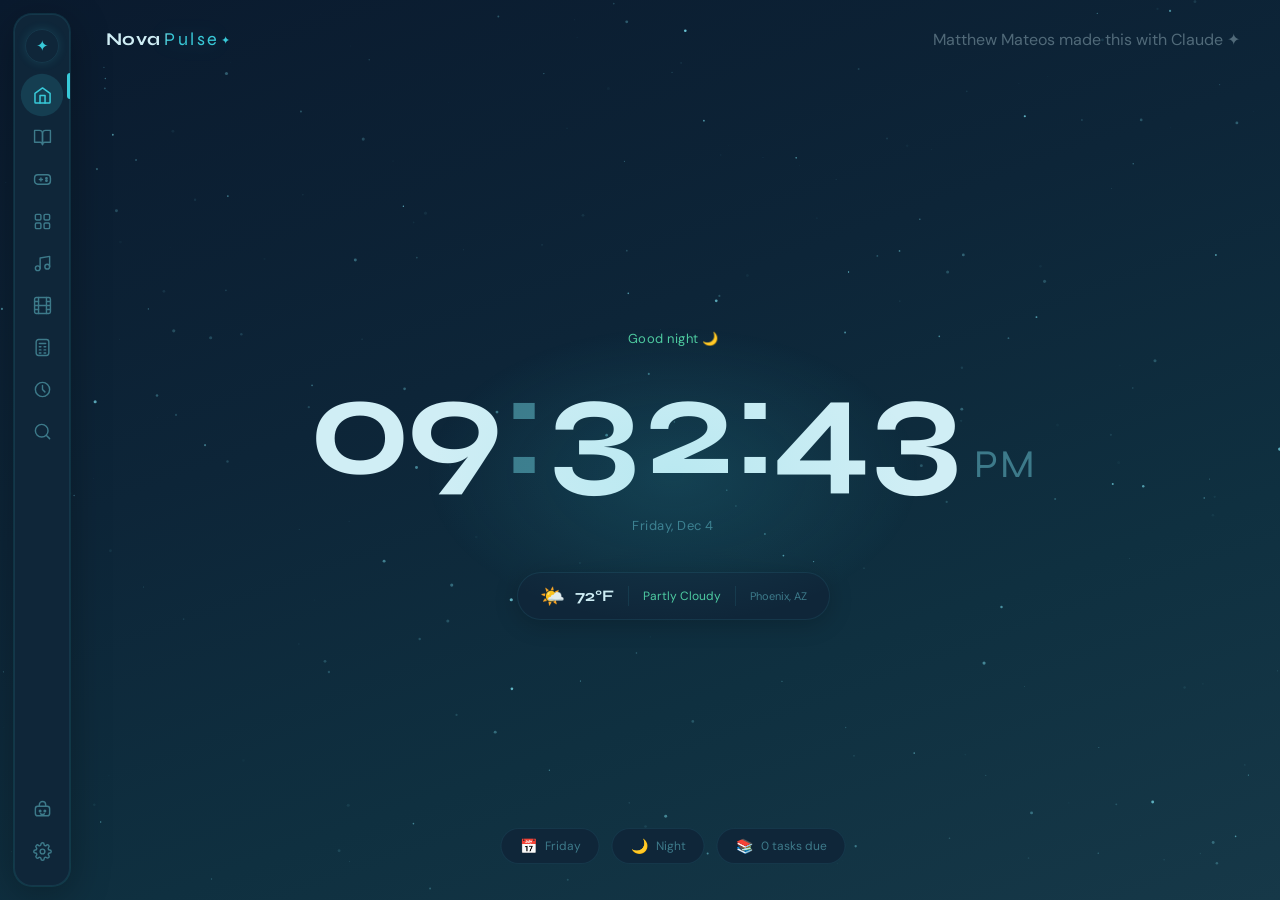
<file: index (2).html>
<!DOCTYPE html>
<html lang="en" data-theme="teal">
<head>
  <meta charset="UTF-8">
  <meta name="viewport" content="width=device-width, initial-scale=1.0">
  <title>Nova Pulse ✦</title>
  <meta charset="UTF-8">
<meta name="viewport" content="width=device-width, initial-scale=1.0">
<title>Nova Pulse ✦</title>
<link href="https://fonts.googleapis.com/css2?family=DM+Sans:ital,wght@0,300;0,400;0,500;0,600;1,300&family=Syne:wght@400;700;800&display=swap" rel="stylesheet">
  <link rel="icon" type="image/png" href="[data-uri]">
  <link rel="apple-touch-icon" href="[data-uri]">
  <meta name="theme-color" content="#091924">
  <link rel="stylesheet" href="style.css">
</head>
<body>
</head>
<body>
<canvas id="sc"></canvas>

<!-- SIDEBAR -->
<div class="sidebar" id="sb">
  <div class="sb-star" onclick="go('account',null,0)" title="Account">✦</div>
  <div class="ni active" id="n-home" onclick="go('home',this,58)">
    <svg viewBox="0 0 24 24" fill="none" stroke="currentColor" stroke-linecap="round" stroke-linejoin="round"><path d="M3 9.5L12 3l9 6.5V20a1 1 0 01-1 1H4a1 1 0 01-1-1z"/><path d="M9 21V12h6v9"/></svg>
    <div class="tip">Home ✦</div>
  </div>
  <div class="ni" id="n-school" onclick="go('school',this,104)">
    <svg viewBox="0 0 24 24" fill="none" stroke="currentColor" stroke-linecap="round" stroke-linejoin="round"><path d="M2 3h6a4 4 0 014 4v14a3 3 0 00-3-3H2z"/><path d="M22 3h-6a4 4 0 00-4 4v14a3 3 0 013-3h7z"/></svg>
    <div class="tip">School Hub ✦</div>
  </div>
  <div class="ni" id="n-games" onclick="go('games',this,150)">
    <svg viewBox="0 0 24 24" fill="none" stroke="currentColor" stroke-linecap="round" stroke-linejoin="round"><rect x="2" y="6" width="20" height="12" rx="4"/><line x1="8" y1="12" x2="12" y2="12"/><line x1="10" y1="10" x2="10" y2="14"/><circle cx="17" cy="10.5" r=".9" fill="currentColor"/><circle cx="17" cy="13.5" r=".9" fill="currentColor"/></svg>
    <div class="tip">Games ✦</div>
  </div>
  <div class="ni" id="n-apps" onclick="go('apps',this,196)">
    <svg viewBox="0 0 24 24" fill="none" stroke="currentColor" stroke-linecap="round" stroke-linejoin="round"><rect x="3" y="3" width="7" height="7" rx="1.5"/><rect x="14" y="3" width="7" height="7" rx="1.5"/><rect x="3" y="14" width="7" height="7" rx="1.5"/><rect x="14" y="14" width="7" height="7" rx="1.5"/></svg>
    <div class="tip">Apps ✦</div>
  </div>
  <div class="ni" id="n-music" onclick="go('music',this,242)">
    <svg viewBox="0 0 24 24" fill="none" stroke="currentColor" stroke-linecap="round" stroke-linejoin="round"><path d="M9 18V5l12-2v13"/><circle cx="6" cy="18" r="3"/><circle cx="18" cy="16" r="3"/></svg>
    <div class="tip">Music ✦</div>
  </div>
  <div class="ni" id="n-movies" onclick="go('movies',this,288)">
    <svg viewBox="0 0 24 24" fill="none" stroke="currentColor" stroke-linecap="round" stroke-linejoin="round"><rect x="2" y="2" width="20" height="20" rx="2"/><line x1="7" y1="2" x2="7" y2="22"/><line x1="17" y1="2" x2="17" y2="22"/><line x1="2" y1="12" x2="22" y2="12"/><line x1="2" y1="7" x2="7" y2="7"/><line x1="17" y1="7" x2="22" y2="7"/><line x1="2" y1="17" x2="7" y2="17"/><line x1="17" y1="17" x2="22" y2="17"/></svg>
    <div class="tip">Movies ✦</div>
  </div>
  <div class="ni" id="n-calculator" onclick="go('calculator',this,334)">
    <svg viewBox="0 0 24 24" fill="none" stroke="currentColor" stroke-linecap="round" stroke-linejoin="round"><rect x="4" y="2" width="16" height="20" rx="3"/><line x1="8" y1="7" x2="16" y2="7"/><line x1="8" y1="11" x2="10" y2="11"/><line x1="14" y1="11" x2="16" y2="11"/><line x1="8" y1="15" x2="10" y2="15"/><line x1="14" y1="15" x2="16" y2="15"/><line x1="8" y1="19" x2="10" y2="19"/><line x1="14" y1="19" x2="16" y2="19"/></svg>
    <div class="tip">Calculator ✦</div>
  </div>
  <div class="ni" id="n-pomodoro" onclick="go('pomodoro',this,380)">
    <svg viewBox="0 0 24 24" fill="none" stroke="currentColor" stroke-linecap="round" stroke-linejoin="round"><circle cx="12" cy="12" r="9"/><polyline points="12 7 12 12 15 15"/></svg>
    <div class="tip">Focus Timer ✦</div>
  </div>
  <div class="ni" id="n-browse" onclick="go('browse',this,426)">
    <svg viewBox="0 0 24 24" fill="none" stroke="currentColor" stroke-linecap="round" stroke-linejoin="round"><circle cx="11" cy="11" r="8"/><path d="M21 21l-4.35-4.35"/></svg>
    <div class="tip">Browse ✦</div>
  </div>
  <div class="spacer"></div>
  <div class="ni" id="n-ai" onclick="go('ai',this,0)">
    <svg viewBox="0 0 24 24" fill="none" stroke="currentColor" stroke-linecap="round" stroke-linejoin="round"><rect x="3" y="8" width="18" height="12" rx="3"/><path d="M8 8V6a4 4 0 018 0v2"/><circle cx="9" cy="14" r="1" fill="currentColor"/><circle cx="15" cy="14" r="1" fill="currentColor"/><path d="M9.5 17.5s.8.8 2.5.8 2.5-.8 2.5-.8"/></svg>
    <div class="tip">Nova AI ✦</div>
  </div>
  <div class="ni" id="n-settings" onclick="go('settings',this,0)">
    <svg viewBox="0 0 24 24" fill="none" stroke="currentColor" stroke-linecap="round" stroke-linejoin="round"><circle cx="12" cy="12" r="3"/><path d="M19.4 15a1.65 1.65 0 00.33 1.82l.06.06a2 2 0 010 2.83 2 2 0 01-2.83 0l-.06-.06a1.65 1.65 0 00-1.82-.33 1.65 1.65 0 00-1 1.51V21a2 2 0 01-4 0v-.09A1.65 1.65 0 009 19.4a1.65 1.65 0 00-1.82.33l-.06.06a2 2 0 01-2.83-2.83l.06-.06A1.65 1.65 0 004.68 15a1.65 1.65 0 00-1.51-1H3a2 2 0 010-4h.09A1.65 1.65 0 004.6 9a1.65 1.65 0 00-.33-1.82l-.06-.06a2 2 0 012.83-2.83l.06.06A1.65 1.65 0 009 4.68a1.65 1.65 0 001-1.51V3a2 2 0 014 0v.09a1.65 1.65 0 001 1.51 1.65 1.65 0 001.82-.33l.06-.06a2 2 0 012.83 2.83l-.06.06A1.65 1.65 0 0019.4 9a1.65 1.65 0 001.51 1H21a2 2 0 010 4h-.09a1.65 1.65 0 00-1.51 1z"/></svg>
    <div class="tip">Settings ✦</div>
  </div>
</div>

<!-- MAIN -->
<div class="main">
  <div class="topbar">
    <div id="pageLabel"><span class="brand-nova">Nova</span><span class="brand-pulse">Pulse</span><span class="brand-star">✦</span></div>
    <div id="greetBar"></div>
  </div>

  <!-- HOME -->
  <div class="page on" id="p-home">
    <div class="home-center">
      <div class="home-clock-wrap">

        <div class="home-greeting" id="hg">Good morning ☀️</div>
        <div class="home-clock">
          <span id="hh">08</span><span class="colon">:</span><span id="hm">00</span><span class="ampm" id="hampm">AM</span>
        </div>
        <div class="home-date" id="hdate">Sunday, March 1</div>
        <div class="home-weather">
          <span id="wIcon">🌤️</span>
          <div class="hw-temp" id="wTemp">72°F</div>
          <div class="hw-sep"></div>
          <div class="hw-desc" id="wDesc">Partly Cloudy</div>
          <div class="hw-sep"></div>
          <div class="hw-city">Phoenix, AZ</div>
        </div>
      </div>
      <div class="home-bottom">
        <div class="hb-pill"><span class="icon">📅</span><span id="hb-day">Sunday</span></div>
        <div class="hb-pill"><span class="icon" id="hb-icon">🌅</span><span id="hb-part">Morning</span></div>
        <div class="hb-pill" onclick="go('school',document.getElementById('n-school'),104)" style="cursor:pointer;"><span class="icon">📚</span><span id="task-count-pill">0 tasks due</span></div>
      </div>
    </div>
  </div>

  <!-- SCHOOL HUB -->
  <div class="page" id="p-school">
    <div class="school-wrap">
      <div class="school-tasks">
        <div class="sh-panel" style="flex:1;display:flex;flex-direction:column;">
          <div class="sh-panel-title">To-Do<span class="badge" id="task-badge">0</span></div>
          <div class="subject-pills" id="subj-pills">
            <div class="subj-pill active" onclick="filterSubj(this,'All')" style="border-color:var(--accent);color:var(--accent);">All</div>
            <div class="subj-pill" onclick="filterSubj(this,'Math')" data-color="#ff6b6b">Math</div>
            <div class="subj-pill" onclick="filterSubj(this,'English')" data-color="#4ecba0">English</div>
            <div class="subj-pill" onclick="filterSubj(this,'Science')" data-color="#4da6ff">Science</div>
            <div class="subj-pill" onclick="filterSubj(this,'History')" data-color="#ffd166">History</div>
            <div class="subj-pill" onclick="filterSubj(this,'Other')" data-color="#bf55ff">Other</div>
          </div>
          <div class="task-add-row">
            <input class="task-add-input" id="task-input" placeholder="Add a task..." onkeydown="if(event.key==='Enter')addTask()">
            <button class="task-add-btn" onclick="addTask()">+</button>
          </div>
          <div class="task-list" id="task-list">
            <div style="text-align:center;color:var(--muted);font-size:12px;padding:20px 0;">No tasks yet — add one above ✦</div>
          </div>
          <div class="task-progress" id="task-progress" style="display:none;">
            <div class="tp-label"><span>Progress</span><span id="tp-pct">0%</span></div>
            <div class="tp-bar"><div class="tp-fill" id="tp-fill"></div></div>
          </div>
        </div>
        <div class="sh-panel">
          <div class="sh-panel-title">Upcoming ✦</div>
          <div class="upcoming-list">
            <div class="up-item"><div class="up-dot" style="background:#ff6b6b"></div><div class="up-text">Math Test Ch. 5</div><div class="up-due">Tomorrow</div></div>
            <div class="up-item"><div class="up-dot" style="background:#4da6ff"></div><div class="up-text">Science Lab Report</div><div class="up-due">Mar 5</div></div>
            <div class="up-item"><div class="up-dot" style="background:#4ecba0"></div><div class="up-text">English Essay Draft</div><div class="up-due">Mar 8</div></div>
            <div class="up-item"><div class="up-dot" style="background:#ffd166"></div><div class="up-text">History Project</div><div class="up-due">Mar 12</div></div>
          </div>
        </div>
      </div>
      <div class="school-notes">
        <div class="notes-toolbar">
          <button class="nt-btn active" onclick="fmtNote('bold',this)" title="Bold"><b>B</b></button>
          <button class="nt-btn" onclick="fmtNote('italic',this)" title="Italic"><i>I</i></button>
          <button class="nt-btn" onclick="fmtNote('underline',this)" title="Underline"><u>U</u></button>
          <div class="nt-sep"></div>
          <button class="nt-btn" onclick="fmtNote('insertUnorderedList',this)">• List</button>
          <button class="nt-btn" onclick="fmtNote('insertOrderedList',this)">1. List</button>
          <div class="nt-sep"></div>
          <button class="nt-btn" onclick="clearNote()">🗑️</button>
          <div style="flex:1"></div>
          <input class="nt-title" id="note-title" placeholder="Note title...">
          <button class="nt-save" onclick="saveNote()">Save ✦</button>
        </div>
        <div class="notes-tabs" id="notes-tabs">
          <div class="note-tab active" data-id="0" onclick="switchNote(0)"><span class="tab-name">General Notes</span></div>
          <div class="note-tab-add" onclick="addNote()">+ New Note</div>
        </div>
        <div class="notes-editor-wrap">
          <div class="note-editor" id="note-editor" contenteditable="true" placeholder="Start typing your notes here... ✦"></div>
          <div class="note-footer"><span id="note-words">0 words</span><span id="note-saved" style="color:var(--accent2)"></span></div>
        </div>
      </div>
    </div>
  </div>

  <!-- GAMES -->
  <div class="page" id="p-games">
    <div class="games-wrap">
      <div class="games-header">
        <div>
          <div style="font-family:'Syne',sans-serif;font-size:26px;font-weight:800;color:var(--text);letter-spacing:-.5px;">Games ✦</div>
          <div style="font-size:12px;color:var(--muted);margin-top:2px;">Your library · what's hot</div>
        </div>
        <button class="game-request-btn" onclick="openGameRequest()">
          <svg viewBox="0 0 24 24" fill="none" stroke="currentColor" stroke-width="2" stroke-linecap="round" stroke-linejoin="round" width="13" height="13"><line x1="12" y1="5" x2="12" y2="19"/><line x1="5" y1="12" x2="19" y2="12"/></svg>
          Request Game
        </button>
      </div>

      <!-- Featured / Trending -->
      <div class="game-hero" onclick="openGameModal('Basket Random')">
        <div class="game-hero-art">🏀</div>
        <div class="game-hero-info">
          <div class="game-hero-tag">🔥 Trending Now</div>
          <div class="game-hero-title">Basket Random</div>
          <div class="game-hero-desc">Wacky two-player basketball with ragdoll physics and random madness every round. Easy to pick up, impossible to put down.</div>
          <div class="game-hero-badges">
            <div class="gbadge">🏀 Sports</div>
            <div class="gbadge">👥 2 Player</div>
            <div class="gbadge">😂 Ragdoll</div>
          </div>
        </div>
      </div>

      <div class="games-grid" id="games-grid">
        <div class="gcard" onclick="openGameModal('Fnaf 1')"><div class="gcard-badge">😱</div><div class="gcard-thumb">🐻</div><div class="gcard-body"><div class="gcard-title">Fnaf 1</div><div class="gcard-meta">Horror · Classic</div></div></div>
        <div class="gcard" onclick="openGameModal('Basket Random')"><div class="gcard-badge">HOT</div><div class="gcard-thumb">🏀</div><div class="gcard-body"><div class="gcard-title">Basket Random</div><div class="gcard-meta">Sports · 2 Player</div></div></div>
        <div class="gcard" onclick="openGameModal('Slope')"><div class="gcard-badge">🔥</div><div class="gcard-thumb">🔵</div><div class="gcard-body"><div class="gcard-title">Slope</div><div class="gcard-meta">Arcade · Solo</div></div></div>
        <div class="gcard" onclick="openGameModal('Color Tunnel')"><div class="gcard-badge">NEW</div><div class="gcard-thumb">🌈</div><div class="gcard-body"><div class="gcard-title">Color Tunnel</div><div class="gcard-meta">Arcade · Solo</div></div></div>
        <div class="gcard" onclick="openGameModal('Ragdoll Archers')"><div class="gcard-badge">HOT</div><div class="gcard-thumb">🏹</div><div class="gcard-body"><div class="gcard-title">Ragdoll Archers</div><div class="gcard-meta">Action · Solo</div></div></div>
        <div class="gcard" onclick="openGameModal('Ragdoll Hit')"><div class="gcard-badge">NEW</div><div class="gcard-thumb">👊</div><div class="gcard-body"><div class="gcard-title">Ragdoll Hit</div><div class="gcard-meta">Action · Solo</div></div></div>
        <div class="gcard" onclick="openGameModal('Death Run')"><div class="gcard-badge">🔥</div><div class="gcard-thumb">💀</div><div class="gcard-body"><div class="gcard-title">Death Run</div><div class="gcard-meta">Action · Solo</div></div></div>
        <div class="gcard" onclick="openGameModal('Basket Bros')"><div class="gcard-badge">HOT</div><div class="gcard-thumb">🏀</div><div class="gcard-body"><div class="gcard-title">Basket Bros</div><div class="gcard-meta">Sports · 2 Player</div></div></div>
      </div>
    </div>
  </div>

  <!-- GAME REQUEST MODAL -->
  <div class="game-modal-overlay" id="game-request-overlay" onclick="if(event.target===this)closeGameRequest()">
    <div class="game-modal" style="max-height:420px;">
      <div class="game-modal-hero" style="height:90px;font-size:36px;">🎮
        <button class="game-modal-close" onclick="closeGameRequest()">✕</button>
      </div>
      <div class="game-modal-body" style="padding:20px 24px;">
        <div class="game-modal-genre">✦ Community</div>
        <div class="game-modal-title" style="font-size:20px;margin-bottom:14px;">Request a Game</div>
        <input id="game-request-input" placeholder="Game name or URL..." style="width:100%;padding:12px 16px;border-radius:12px;background:var(--surface2);border:1px solid var(--border);color:var(--text);font-family:'DM Sans',sans-serif;font-size:14px;outline:none;box-sizing:border-box;transition:border-color .2s;" onfocus="this.style.borderColor='var(--accent)'" onblur="this.style.borderColor='var(--border)'">
        <div style="font-size:11px;color:var(--muted);margin-top:8px;">Drop a game name or paste an iframe/URL and it'll get added ✦</div>
      </div>
      <div class="game-modal-footer">
        <button class="game-play-btn" onclick="submitGameRequest()" style="font-size:14px;">Submit Request ✦</button>
      </div>
    </div>
  </div>

  <!-- MOVIES -->
  <div class="page" id="p-movies" style="flex-direction:column;padding:0;overflow:hidden;">
    <div style="flex:1;position:relative;overflow:hidden;">
      <iframe id="cineby-frame" src="https://www.cineby.app" style="width:100%;height:100%;border:none;display:block;" allow="fullscreen; autoplay" allowfullscreen></iframe>
      <div id="cineby-loading" style="position:absolute;inset:0;background:var(--bg);display:flex;flex-direction:column;align-items:center;justify-content:center;gap:14px;transition:opacity .5s;z-index:5;">
        <div style="width:40px;height:40px;border:3px solid var(--border);border-top-color:var(--accent);border-radius:50%;animation:spin .8s linear infinite;"></div>
        <div style="font-size:13px;color:var(--muted);font-style:italic;">Loading Cineby...</div>
      </div>
    </div>
  </div>

  <!-- MUSIC -->
  <div class="page" id="p-music">
    <!-- Download reminder banner -->
    <div class="dl-banner" id="dl-banner">
      <span>⚠️ Music requires opening this file locally in your browser — not inside Claude.ai</span>
      <a class="dl-btn" onclick="document.getElementById('dl-banner').style.display='none'">Got it ✕</a>
    </div>
    <div class="music-wrap">
      <div class="music-player" id="music-player-card">
        <div class="mp-art" id="mp-art-area">
          <div class="mp-art-glow" id="mp-art-glow"></div>
          <div class="mp-art-icon" id="mp-art-emoji">🎵</div>
          <div class="mp-visualizer" id="mp-visualizer">
            <div class="vbar" style="height:40px;--spd:.4s"></div><div class="vbar" style="height:30px;--spd:.6s"></div><div class="vbar" style="height:50px;--spd:.35s"></div><div class="vbar" style="height:25px;--spd:.55s"></div><div class="vbar" style="height:45px;--spd:.45s"></div><div class="vbar" style="height:35px;--spd:.5s"></div><div class="vbar" style="height:55px;--spd:.3s"></div><div class="vbar" style="height:28px;--spd:.65s"></div><div class="vbar" style="height:42px;--spd:.38s"></div><div class="vbar" style="height:32px;--spd:.58s"></div><div class="vbar" style="height:48px;--spd:.42s"></div><div class="vbar" style="height:22px;--spd:.62s"></div>
          </div>
        </div>
        <div class="mp-info">
          <div class="mp-dots"><div class="mp-dot active"></div><div class="mp-dot"></div><div class="mp-dot"></div></div>
          <div class="mp-title" id="mp-title">Not Playing</div>
          <div class="mp-sub" id="mp-sub">Search a song on the right ✦</div>
        </div>
        <div class="mp-bar"><div class="mp-prog" id="mp-prog"></div></div>
        <div class="mp-controls">
          <div class="mp-btn" onclick="prevTrack()"><svg viewBox="0 0 24 24" fill="none" stroke="currentColor" stroke-linecap="round" stroke-linejoin="round"><polygon points="19 20 9 12 19 4 19 20"/><line x1="5" y1="19" x2="5" y2="5"/></svg></div>
          <div class="mp-play" id="mp-play-btn" onclick="togglePlay()"><svg id="mp-play-icon" viewBox="0 0 24 24" fill="none" stroke="currentColor" stroke-linecap="round" stroke-linejoin="round"><polygon points="5 3 19 12 5 21 5 3" fill="currentColor" stroke="none"/></svg></div>
          <div class="mp-btn" onclick="nextTrack()"><svg viewBox="0 0 24 24" fill="none" stroke="currentColor" stroke-linecap="round" stroke-linejoin="round"><polygon points="5 4 15 12 5 20 5 4"/><line x1="19" y1="5" x2="19" y2="19"/></svg></div>
        </div>
        <div class="mp-extras">
          <div class="mp-extra-btn" id="repeat-btn" onclick="toggleRepeat()"><svg viewBox="0 0 24 24" fill="none" stroke="currentColor" stroke-linecap="round" stroke-linejoin="round"><polyline points="17 1 21 5 17 9"/><path d="M3 11V9a4 4 0 014-4h14"/><polyline points="7 23 3 19 7 15"/><path d="M21 13v2a4 4 0 01-4 4H3"/></svg><span style="font-size:10px;">Repeat</span></div>
          <div class="mp-extra-btn"><svg viewBox="0 0 24 24" fill="none" stroke="currentColor" stroke-linecap="round" stroke-linejoin="round"><path d="M21 15a2 2 0 01-2 2H7l-4 4V5a2 2 0 012-2h14a2 2 0 012 2z"/></svg></div>
        </div>
      </div>
      <div class="music-right">
        <!-- Source toggle -->
        <div class="src-toggle-row">
          <div class="src-toggle">
            <div class="src-opt active" id="src-yt" onclick="switchSrc('yt')">
              <svg viewBox="0 0 24 24" fill="currentColor" width="13" height="13"><path d="M23.498 6.186a3.016 3.016 0 00-2.122-2.136C19.505 3.545 12 3.545 12 3.545s-7.505 0-9.377.505A3.017 3.017 0 00.502 6.186C0 8.07 0 12 0 12s0 3.93.502 5.814a3.016 3.016 0 002.122 2.136c1.871.505 9.376.505 9.376.505s7.505 0 9.377-.505a3.015 3.015 0 002.122-2.136C24 15.93 24 12 24 12s0-3.93-.502-5.814zM9.545 15.568V8.432L15.818 12l-6.273 3.568z"/></svg>
              YouTube
            </div>
            <div class="src-opt" id="src-sc" onclick="switchSrc('sc')">
              <svg viewBox="0 0 24 24" fill="currentColor" width="13" height="13"><path d="M1.175 12.225c-.067 0-.124.048-.133.114l-.415 2.526.415 2.48c.009.067.066.114.133.114.068 0 .124-.047.133-.114l.473-2.48-.473-2.526c-.009-.067-.065-.114-.133-.114zm1.558-.257c-.082 0-.15.06-.158.142l-.356 2.641.356 2.59c.008.082.076.141.158.141.083 0 .15-.059.16-.141l.403-2.59-.403-2.641c-.01-.082-.077-.142-.16-.142zm1.591-.2c-.098 0-.177.08-.185.177l-.3 2.841.3 2.785c.008.097.087.177.185.177.099 0 .177-.08.186-.177l.34-2.785-.34-2.841c-.009-.097-.087-.177-.186-.177zm1.609-.082c-.113 0-.205.092-.212.205l-.244 2.923.244 2.868c.007.113.099.205.212.205s.205-.092.213-.205l.277-2.868-.277-2.923c-.008-.113-.1-.205-.213-.205zm1.622-.024c-.13 0-.235.105-.24.234l-.19 2.947.19 2.89c.005.13.11.235.24.235.13 0 .235-.105.241-.235l.214-2.89-.214-2.947c-.006-.13-.111-.234-.241-.234zm1.634.005c-.145 0-.263.118-.266.263l-.134 2.942.134 2.88c.003.146.121.264.266.264.146 0 .264-.118.267-.264l.152-2.88-.152-2.942c-.003-.145-.121-.263-.267-.263zm1.648.044c-.162 0-.293.13-.295.292l-.077 2.898.077 2.866c.002.162.133.292.295.292.163 0 .294-.13.296-.292l.088-2.866-.088-2.898c-.002-.162-.133-.292-.296-.292zm1.658.09c-.178 0-.322.143-.323.321l-.022 2.808.022 2.847c.001.178.145.322.323.322.179 0 .323-.144.324-.322l.024-2.847-.024-2.808c-.001-.178-.145-.321-.324-.321zm1.663.177c-.032 0-.063.006-.093.018-.054-1.259-1.094-2.263-2.37-2.263-.325 0-.634.066-.916.183-.105.042-.133.085-.134.127v8.663c.001.046.035.085.081.093h3.432c.49 0 .888-.397.888-.886V12.97c0-.49-.397-.887-.888-.887z"/></svg>
              SoundCloud
            </div>
          </div>
          <div class="src-note" id="src-note">⚠️ Save file & open locally for audio</div>
        </div>

        <!-- YouTube Search (default) -->
        <div id="yt-panel">
          <div class="yt-search-wrap">
            <div class="yt-search-bar">
              <svg viewBox="0 0 24 24" fill="currentColor" width="18" height="18" style="color:#ff0000;flex-shrink:0;"><path d="M23.498 6.186a3.016 3.016 0 00-2.122-2.136C19.505 3.545 12 3.545 12 3.545s-7.505 0-9.377.505A3.017 3.017 0 00.502 6.186C0 8.07 0 12 0 12s0 3.93.502 5.814a3.016 3.016 0 002.122 2.136c1.871.505 9.376.505 9.376.505s7.505 0 9.377-.505a3.015 3.015 0 002.122-2.136C24 15.93 24 12 24 12s0-3.93-.502-5.814zM9.545 15.568V8.432L15.818 12l-6.273 3.568z"/></svg>
              <input class="yt-search-input" id="yt-search-input" placeholder="Search any song, artist, album..." onkeydown="if(event.key==='Enter')ytSearch()">
              <button class="yt-search-btn" onclick="ytSearch()">Search</button>
            </div>
          </div>
        </div>

        <!-- Tidal panel -->
        <div id="td-panel" style="display:none;">
          <div class="yt-search-wrap">
            <div class="yt-search-bar" style="border-color:rgba(0,210,255,.25);">
              <svg viewBox="0 0 24 24" fill="#00d2ff" width="18" height="18" style="flex-shrink:0;"><path d="M12 0C5.373 0 0 5.373 0 12s5.373 12 12 12 12-5.373 12-12S18.627 0 12 0zm5.5 8.5h-3v7h-1.5v-7h-3V7H17.5v1.5z"/></svg>
              <input class="yt-search-input" id="td-search-input" placeholder="Search Tidal - songs, artists, albums..." onkeydown="if(event.key==='Enter')tdSearch()">
              <button class="yt-search-btn" style="background:#00d2ff;color:#000;" onclick="tdSearch()">Search</button>
            </div>
          </div>
        </div>

        <!-- SoundCloud URL (hidden by default) -->
        <div id="sc-panel" style="display:none;">
          <div class="sc-add-wrap">
            <div style="color:#ff5500;display:flex;align-items:center;flex-shrink:0;">
              <svg viewBox="0 0 24 24" fill="currentColor" width="16" height="16"><path d="M1.175 12.225c-.067 0-.124.048-.133.114l-.415 2.526.415 2.48c.009.067.066.114.133.114.068 0 .124-.047.133-.114l.473-2.48-.473-2.526c-.009-.067-.065-.114-.133-.114zm1.558-.257c-.082 0-.15.06-.158.142l-.356 2.641.356 2.59c.008.082.076.141.158.141.083 0 .15-.059.16-.141l.403-2.59-.403-2.641c-.01-.082-.077-.142-.16-.142zm1.591-.2c-.098 0-.177.08-.185.177l-.3 2.841.3 2.785c.008.097.087.177.185.177.099 0 .177-.08.186-.177l.34-2.785-.34-2.841c-.009-.097-.087-.177-.186-.177zm1.609-.082c-.113 0-.205.092-.212.205l-.244 2.923.244 2.868c.007.113.099.205.212.205s.205-.092.213-.205l.277-2.868-.277-2.923c-.008-.113-.1-.205-.213-.205zm1.622-.024c-.13 0-.235.105-.24.234l-.19 2.947.19 2.89c.005.13.11.235.24.235.13 0 .235-.105.241-.235l.214-2.89-.214-2.947c-.006-.13-.111-.234-.241-.234zm1.634.005c-.145 0-.263.118-.266.263l-.134 2.942.134 2.88c.003.146.121.264.266.264.146 0 .264-.118.267-.264l.152-2.88-.152-2.942c-.003-.145-.121-.263-.267-.263zm1.648.044c-.162 0-.293.13-.295.292l-.077 2.898.077 2.866c.002.162.133.292.295.292.163 0 .294-.13.296-.292l.088-2.866-.088-2.898c-.002-.162-.133-.292-.296-.292zm1.658.09c-.178 0-.322.143-.323.321l-.022 2.808.022 2.847c.001.178.145.322.323.322.179 0 .323-.144.324-.322l.024-2.847-.024-2.808c-.001-.178-.145-.321-.324-.321zm1.663.177c-.032 0-.063.006-.093.018-.054-1.259-1.094-2.263-2.37-2.263-.325 0-.634.066-.916.183-.105.042-.133.085-.134.127v8.663c.001.046.035.085.081.093h3.432c.49 0 .888-.397.888-.886V12.97c0-.49-.397-.887-.888-.887z"/></svg>
            </div>
            <input class="sc-url-input" id="sc-url-input" placeholder="Paste a SoundCloud track URL..." onkeydown="if(event.key==='Enter')addScTrack()">
            <button class="sc-add-btn" onclick="addScTrack()">Add ✦</button>
          </div>
          <div class="sc-hint" id="sc-hint">e.g. soundcloud.com/artist/track-name</div>
          <iframe id="sc-iframe" style="display:none;" allow="autoplay"></iframe>
        </div>

        <!-- Shared results / queue list -->
        <div class="ms-list" id="ms-list">
          <div class="ms-empty"><div class="ms-empty-icon">▶️</div><div class="ms-empty-txt">Search a song above to start playing ✦</div></div>
        </div>
      </div>
    </div>
  </div>

  <div class="page" id="p-apps">
    <div class="apps-wrap">
      <div style="display:flex;align-items:flex-end;justify-content:space-between;"><div><div style="font-family:'Syne',sans-serif;font-size:26px;font-weight:800;color:var(--text);letter-spacing:-.5px;">Apps ✦</div><div style="font-size:12px;color:var(--muted);margin-top:2px;">Your socials & daily apps</div></div><div style="font-size:11px;color:var(--accent);font-style:italic;">New gen ✦</div></div>
      <div class="apps-featured">
        <div class="app-feature-card" onclick="openAppViewer('TikTok')" style="--app-color:#010101;"><div class="app-feat-icon" style="background:#01010118;color:#010101;"><svg viewBox="0 0 24 24" fill="currentColor" width="22" height="22"><path d="M19.59 6.69a4.83 4.83 0 01-3.77-4.25V2h-3.45v13.67a2.89 2.89 0 01-2.88 2.5 2.89 2.89 0 01-2.89-2.89 2.89 2.89 0 012.89-2.89c.28 0 .54.04.79.1V9.01a6.31 6.31 0 00-.79-.05 6.34 6.34 0 00-6.34 6.34 6.34 6.34 0 006.34 6.34 6.34 6.34 0 006.33-6.34V8.69a8.18 8.18 0 004.78 1.52V6.76a4.85 4.85 0 01-1.01-.07z"/></svg></div><div><div class="app-feat-name">TikTok</div><div class="app-feat-desc">Trending short-form video for everyone.</div><div class="app-feat-tag">🔥 Trending</div></div></div>
        <div class="app-feature-card" onclick="openAppViewer('YouTube')" style="--app-color:#ff0000;"><div class="app-feat-icon" style="background:#ff000018;color:#ff0000;"><svg viewBox="0 0 24 24" fill="currentColor" width="22" height="22"><path d="M23.5 6.19a3.02 3.02 0 00-2.12-2.14C19.54 3.5 12 3.5 12 3.5s-7.54 0-9.38.55A3.02 3.02 0 00.5 6.19C0 8.04 0 12 0 12s0 3.96.5 5.81a3.02 3.02 0 002.12 2.14C4.46 20.5 12 20.5 12 20.5s7.54 0 9.38-.55a3.02 3.02 0 002.12-2.14C24 15.96 24 12 24 12s0-3.96-.5-5.81zM9.75 15.5v-7l6.25 3.5-6.25 3.5z"/></svg></div><div><div class="app-feat-name">YouTube</div><div class="app-feat-desc">Watch, stream and create anything.</div><div class="app-feat-tag">▶ Streaming</div></div></div>
        <div class="app-feature-card" onclick="openAppViewer('Discord')" style="--app-color:#5865f2;"><div class="app-feat-icon" style="background:#5865f218;color:#5865f2;"><svg viewBox="0 0 24 24" fill="currentColor" width="22" height="22"><path d="M20.32 4.37A19.8 19.8 0 0015.53 3c-.21.38-.46.88-.63 1.28a18.3 18.3 0 00-5.8 0C8.93 3.88 8.67 3.38 8.47 3a19.7 19.7 0 00-4.8 1.38C.53 9.05-.32 13.6.1 18.1a19.9 19.9 0 006.07 3.07c.49-.67.93-1.38 1.3-2.13a13 13 0 01-2.04-.98c.17-.12.34-.25.5-.38a14.2 14.2 0 0012.13 0c.16.13.33.26.5.38-.65.38-1.33.72-2.04.98.37.75.8 1.46 1.3 2.13a19.8 19.8 0 006.07-3.07c.5-5.18-.85-9.68-3.57-13.73zM8.02 15.33c-1.25 0-2.27-1.14-2.27-2.55 0-1.4.99-2.55 2.27-2.55 1.27 0 2.3 1.15 2.27 2.55 0 1.41-1 2.55-2.27 2.55zm7.96 0c-1.25 0-2.27-1.14-2.27-2.55 0-1.4.99-2.55 2.27-2.55 1.27 0 2.3 1.15 2.27 2.55 0 1.41-1 2.55-2.27 2.55z"/></svg></div><div><div class="app-feat-name">Discord</div><div class="app-feat-desc">Your communities, all in one place.</div><div class="app-feat-tag">💬 Social</div></div></div>
        <div class="app-feature-card" onclick="openAppViewer('Instagram')" style="--app-color:#e1306c;"><div class="app-feat-icon" style="background:#e1306c18;color:#e1306c;"><svg viewBox="0 0 24 24" fill="none" stroke="currentColor" stroke-width="2" stroke-linecap="round" stroke-linejoin="round" width="22" height="22"><rect x="2" y="2" width="20" height="20" rx="5"/><circle cx="12" cy="12" r="5"/><circle cx="17.5" cy="6.5" r="1" fill="currentColor" stroke="none"/></svg></div><div><div class="app-feat-name">Instagram</div><div class="app-feat-desc">Photos, reels & stories from the world.</div><div class="app-feat-tag">✦ Social</div></div></div>
        
      </div>
      <div><div class="apps-section-label">Social</div><div style="margin-top:10px;" class="apps-icon-grid"><div class="app-icon-btn" onclick="openAppViewer('TikTok')" style="cursor:pointer;"><div class="app-icon-box" style="background:#01010118;color:#010101;"><svg viewBox="0 0 24 24" fill="currentColor" width="22" height="22"><path d="M19.59 6.69a4.83 4.83 0 01-3.77-4.25V2h-3.45v13.67a2.89 2.89 0 01-2.88 2.5 2.89 2.89 0 01-2.89-2.89 2.89 2.89 0 012.89-2.89c.28 0 .54.04.79.1V9.01a6.31 6.31 0 00-.79-.05 6.34 6.34 0 00-6.34 6.34 6.34 6.34 0 006.34 6.34 6.34 6.34 0 006.33-6.34V8.69a8.18 8.18 0 004.78 1.52V6.76a4.85 4.85 0 01-1.01-.07z"/></svg></div><div class="app-icon-label">TikTok</div></div><div class="app-icon-btn" onclick="openAppViewer('Instagram')" style="cursor:pointer;"><div class="app-icon-box" style="background:#e1306c18;color:#e1306c;"><svg viewBox="0 0 24 24" fill="none" stroke="currentColor" stroke-width="2" stroke-linecap="round" stroke-linejoin="round" width="22" height="22"><rect x="2" y="2" width="20" height="20" rx="5"/><circle cx="12" cy="12" r="5"/><circle cx="17.5" cy="6.5" r="1" fill="currentColor" stroke="none"/></svg></div><div class="app-icon-label">Instagram</div></div><div class="app-icon-btn" onclick="openAppViewer('X')" style="cursor:pointer;"><div class="app-icon-box" style="background:#00000018;color:#000000;"><svg viewBox="0 0 24 24" fill="currentColor" width="22" height="22"><path d="M18.24 2h3.27L14.12 10.7 22.69 22h-7.24l-5.27-7.06L4.12 22H.83l7.94-9.26L.38 2h7.4l4.76 6.38L18.24 2zm-1.15 18h1.81L6.8 3.84H4.87L17.09 20z"/></svg></div><div class="app-icon-label">X</div></div><div class="app-icon-btn" onclick="openAppViewer('Snapchat')" style="cursor:pointer;"><div class="app-icon-box" style="background:#fffc0018;color:#fffc00;"><svg viewBox="0 0 24 24" fill="currentColor" width="22" height="22"><path d="M12.01 2C8.11 2 5.37 4.76 5.37 8.23c0 .54.05 1.07.14 1.57-.3.15-.63.23-.97.23-.3 0-.6-.06-.87-.17l-.1-.04c-.04-.01-.08-.02-.11-.02-.3 0-.55.24-.55.54 0 .45.48.82 1.4 1.1.13.04.27.08.42.11-.11.27-.17.57-.17.88 0 1.52 1.47 2.82 3.82 3.46-.26.42-.7.72-1.22.82-.11.02-.22.03-.32.03-.44 0-.85-.14-1.18-.37l-.08-.05c-.1-.05-.2-.08-.32-.08-.34 0-.63.27-.63.6 0 .5.55.94 1.58 1.27.53.17 1.1.28 1.7.33.06.54.5.96 1.05.96.28 0 .54-.11.74-.29.57.1 1.16.15 1.77.15.61 0 1.2-.05 1.77-.15.2.18.46.29.74.29.55 0 .99-.42 1.05-.96.6-.05 1.17-.16 1.7-.33 1.03-.33 1.58-.77 1.58-1.27 0-.33-.29-.6-.63-.6-.12 0-.22.03-.32.08l-.08.05c-.33.23-.74.37-1.18.37-.1 0-.21-.01-.32-.03-.52-.1-.96-.4-1.22-.82 2.35-.64 3.82-1.94 3.82-3.46 0-.31-.06-.61-.17-.88.15-.03.29-.07.42-.11.92-.28 1.4-.65 1.4-1.1 0-.3-.25-.54-.55-.54-.03 0-.07 0-.11.02l-.1.04c-.27.11-.57.17-.87.17-.34 0-.67-.08-.97-.23.09-.5.14-1.03.14-1.57C18.63 4.76 15.9 2 12.01 2z"/></svg></div><div class="app-icon-label">Snapchat</div></div><div class="app-icon-btn" onclick="openAppViewer('Threads')" style="cursor:pointer;"><div class="app-icon-box" style="background:#00000018;color:#000000;"><svg viewBox="0 0 24 24" fill="currentColor" width="22" height="22"><path d="M12.18 2C7.25 2 4 5.7 4 10.5c0 1.55.38 2.98 1.04 4.22-.14.63-.22 1.3-.22 1.98C4.82 19.7 7.3 22 10.27 22c1.3 0 2.49-.44 3.43-1.16.53.1 1.08.16 1.64.16C20.15 21 23 17.42 23 13.22c0-1.82-.56-3.5-1.52-4.87C20.47 4.87 16.75 2 12.18 2zm3.16 15.37c-.4 0-.8-.04-1.18-.12a5.3 5.3 0 01-3.89 1.75c-2.09 0-3.77-1.6-3.77-3.57 0-.44.07-.87.21-1.27a7.7 7.7 0 01-.71-3.16C6 7.66 8.65 4 12.18 4c3.89 0 6.82 2.5 7.61 6.1.6.98.96 2.12.96 3.33 0 3.28-2.18 5.94-5.41 5.94z"/></svg></div><div class="app-icon-label">Threads</div></div><div class="app-icon-btn" onclick="openAppViewer('BeReal')" style="cursor:pointer;"><div class="app-icon-box" style="background:#00000018;color:#000000;"><svg viewBox="0 0 24 24" fill="none" stroke="currentColor" stroke-width="2.2" stroke-linecap="round" stroke-linejoin="round" width="22" height="22"><rect x="2" y="6" width="20" height="14" rx="3"/><circle cx="12" cy="13" r="3"/><circle cx="17" cy="4" r="2.5"/></svg></div><div class="app-icon-label">BeReal</div></div></div></div>
      <div><div class="apps-section-label">Stream & Play</div><div style="margin-top:10px;" class="apps-icon-grid"><div class="app-icon-btn" onclick="openAppViewer('YouTube')" style="cursor:pointer;"><div class="app-icon-box" style="background:#ff000018;color:#ff0000;"><svg viewBox="0 0 24 24" fill="currentColor" width="22" height="22"><path d="M23.5 6.19a3.02 3.02 0 00-2.12-2.14C19.54 3.5 12 3.5 12 3.5s-7.54 0-9.38.55A3.02 3.02 0 00.5 6.19C0 8.04 0 12 0 12s0 3.96.5 5.81a3.02 3.02 0 002.12 2.14C4.46 20.5 12 20.5 12 20.5s7.54 0 9.38-.55a3.02 3.02 0 002.12-2.14C24 15.96 24 12 24 12s0-3.96-.5-5.81zM9.75 15.5v-7l6.25 3.5-6.25 3.5z"/></svg></div><div class="app-icon-label">YouTube</div></div><div class="app-icon-btn" onclick="openAppViewer('Twitch')" style="cursor:pointer;"><div class="app-icon-box" style="background:#9146ff18;color:#9146ff;"><svg viewBox="0 0 24 24" fill="currentColor" width="22" height="22"><path d="M11.57 8.2H13v4.5h-1.43zm3.93 0H17v4.5h-1.5zM2 2L.5 5.93V20.5H5V23h2.93l2.5-2.5h4l5.57-5.57V2H2zm17 13.5l-3.43 3.43H11l-2.5 2.5V18.93H4V4h15v11.5z"/></svg></div><div class="app-icon-label">Twitch</div></div><div class="app-icon-btn" onclick="openAppViewer('Spotify')" style="cursor:pointer;"><div class="app-icon-box" style="background:#1db95418;color:#1db954;"><svg viewBox="0 0 24 24" fill="currentColor" width="22" height="22"><circle cx="12" cy="12" r="10"/><path fill="white" d="M16.7 14.4a.75.75 0 01-1.03.25c-2.84-1.74-6.42-2.13-10.63-1.17a.75.75 0 11-.33-1.46c4.6-1.05 8.56-.6 11.74 1.34a.75.75 0 01.25 1.04zm1.4-3.14a.94.94 0 01-1.29.31C13.41 9.4 9.1 8.87 5.75 9.87a.94.94 0 01-.54-1.8c3.77-1.14 8.56-.59 12.58 1.9a.94.94 0 01.31 1.29zm.12-3.27C14.5 5.8 9.26 5.62 6.17 6.55a1.12 1.12 0 11-.65-2.15c3.55-1.07 9.46-.87 13.18 1.43a1.12 1.12 0 11-1.18 1.92v-.02z"/></svg></div><div class="app-icon-label">Spotify</div></div><div class="app-icon-btn" onclick="openAppViewer('Reddit')" style="cursor:pointer;"><div class="app-icon-box" style="background:#ff450018;color:#ff4500;"><svg viewBox="0 0 24 24" fill="currentColor" width="22" height="22"><circle cx="12" cy="12" r="10"/><path fill="white" d="M20 12a2 2 0 00-3.37-1.45 9.93 9.93 0 00-5.17-1.58l.88-4.14 2.87.6a1.5 1.5 0 103.1-.3 1.5 1.5 0 00-2.83.66l-3.2-.67a.25.25 0 00-.3.19l-.98 4.6a9.87 9.87 0 00-5.07 1.58 2 2 0 10-2.14 3.28 3.72 3.72 0 000 .42c0 2.12 2.47 3.84 5.52 3.84s5.52-1.72 5.52-3.84c0-.14 0-.28-.02-.42A2 2 0 0020 12zm-12 1.5a1 1 0 111 1 1 1 0 01-1-1zm5.6 2.65a3.46 3.46 0 01-2.6 1 3.46 3.46 0 01-2.6-1 .25.25 0 01.35-.35 2.97 2.97 0 002.25.8 2.97 2.97 0 002.25-.8.25.25 0 01.35.35zm-.1-1.65a1 1 0 111-1 1 1 0 01-1 1z"/></svg></div><div class="app-icon-label">Reddit</div></div></div></div>
      <div><div class="apps-section-label">Connect</div><div style="margin-top:10px;" class="apps-icon-grid"><div class="app-icon-btn" onclick="openAppViewer('Discord')" style="cursor:pointer;"><div class="app-icon-box" style="background:#5865f218;color:#5865f2;"><svg viewBox="0 0 24 24" fill="currentColor" width="22" height="22"><path d="M20.32 4.37A19.8 19.8 0 0015.53 3c-.21.38-.46.88-.63 1.28a18.3 18.3 0 00-5.8 0C8.93 3.88 8.67 3.38 8.47 3a19.7 19.7 0 00-4.8 1.38C.53 9.05-.32 13.6.1 18.1a19.9 19.9 0 006.07 3.07c.49-.67.93-1.38 1.3-2.13a13 13 0 01-2.04-.98c.17-.12.34-.25.5-.38a14.2 14.2 0 0012.13 0c.16.13.33.26.5.38-.65.38-1.33.72-2.04.98.37.75.8 1.46 1.3 2.13a19.8 19.8 0 006.07-3.07c.5-5.18-.85-9.68-3.57-13.73zM8.02 15.33c-1.25 0-2.27-1.14-2.27-2.55 0-1.4.99-2.55 2.27-2.55 1.27 0 2.3 1.15 2.27 2.55 0 1.41-1 2.55-2.27 2.55zm7.96 0c-1.25 0-2.27-1.14-2.27-2.55 0-1.4.99-2.55 2.27-2.55 1.27 0 2.3 1.15 2.27 2.55 0 1.41-1 2.55-2.27 2.55z"/></svg></div><div class="app-icon-label">Discord</div></div><div class="app-icon-btn" onclick="openAppViewer('WhatsApp')" style="cursor:pointer;"><div class="app-icon-box" style="background:#25d36618;color:#25d366;"><svg viewBox="0 0 24 24" fill="currentColor" width="22" height="22"><path d="M17.47 14.47c-.3-.15-1.76-.87-2.03-.97-.27-.1-.47-.15-.66.15-.2.3-.76.97-.93 1.17-.17.2-.34.22-.63.07-.3-.15-1.24-.46-2.37-1.46-.87-.78-1.46-1.74-1.63-2.04-.17-.3-.02-.46.13-.61.13-.13.3-.34.45-.51.15-.17.2-.3.3-.5.1-.2.05-.37-.02-.52-.08-.15-.66-1.6-.9-2.18-.24-.57-.48-.5-.66-.5-.17 0-.37-.02-.56-.02-.2 0-.52.07-.79.37-.27.3-1.04 1.02-1.04 2.48s1.07 2.88 1.21 3.08c.15.2 2.1 3.22 5.1 4.51.71.31 1.27.5 1.7.64.72.22 1.37.19 1.88.12.57-.08 1.76-.72 2.01-1.41.25-.7.25-1.3.17-1.42-.08-.13-.27-.2-.57-.35zM12 2C6.48 2 2 6.48 2 12c0 1.85.5 3.58 1.37 5.07L2 22l5.1-1.34A9.93 9.93 0 0012 22c5.52 0 10-4.48 10-10S17.52 2 12 2z"/></svg></div><div class="app-icon-label">WhatsApp</div></div><div class="app-icon-btn" onclick="openAppViewer('Telegram')" style="cursor:pointer;"><div class="app-icon-box" style="background:#2aabee18;color:#2aabee;"><svg viewBox="0 0 24 24" fill="currentColor" width="22" height="22"><circle cx="12" cy="12" r="10"/><path fill="white" d="M16.95 7.6l-2.08 9.83c-.15.68-.56.85-1.13.53l-3.12-2.3-1.51 1.45c-.17.17-.3.3-.62.3l.22-3.17 5.7-5.15c.25-.22-.05-.34-.38-.12L6.34 13.8l-3.07-.96c-.67-.21-.68-.67.14-.99l12-4.62c.55-.2 1.04.13.54.37z"/></svg></div><div class="app-icon-label">Telegram</div></div><div class="app-icon-btn" onclick="openAppViewer('LinkedIn')" style="cursor:pointer;"><div class="app-icon-box" style="background:#0a66c218;color:#0a66c2;"><svg viewBox="0 0 24 24" fill="currentColor" width="22" height="22"><rect x="2" y="2" width="20" height="20" rx="3"/><path fill="white" d="M6.5 10H9v7.5H6.5zm1.25-4a1.5 1.5 0 110 3 1.5 1.5 0 010-3zM10.5 10H13v1s.77-1.2 2.5-1.2c2.1 0 2.5 1.5 2.5 3.5v4.2H15.5v-3.7c0-.9-.18-2-1.5-2-1.5 0-1.5 1.4-1.5 2v3.7H10.5V10z"/></svg></div><div class="app-icon-label">LinkedIn</div></div></div></div>
      <div><div class="apps-section-label">Productivity</div><div style="margin-top:10px;" class="apps-icon-grid"><div class="app-icon-btn" onclick="openAppViewer('Gmail')" style="cursor:pointer;"><div class="app-icon-box" style="background:#ea433518;color:#ea4335;"><svg viewBox="0 0 24 24" fill="currentColor" width="22" height="22"><path d="M20 4H4C2.9 4 2 4.9 2 6v12c0 1.1.9 2 2 2h16c1.1 0 2-.9 2-2V6c0-1.1-.9-2-2-2zm0 4l-8 5-8-5V6l8 5 8-5v2z"/></svg></div><div class="app-icon-label">Gmail</div></div><div class="app-icon-btn" onclick="openAppViewer('Notion')" style="cursor:pointer;"><div class="app-icon-box" style="background:#00000018;color:#000000;"><svg viewBox="0 0 24 24" fill="currentColor" width="22" height="22"><path d="M4 4h16v16H4z" fill="none"/><path d="M6 3.5C4.07 3.5 2.5 5.07 2.5 7v10c0 1.93 1.57 3.5 3.5 3.5h12c1.93 0 3.5-1.57 3.5-3.5V7c0-1.93-1.57-3.5-3.5-3.5H6zM8.5 7.5l7 .02c.41.02.74.35.74.77v.5l-3.5 4.5V17h-1v-3.72L8 9.23v-.97c0-.42.34-.76.5-.76z"/></svg></div><div class="app-icon-label">Notion</div></div><div class="app-icon-btn" onclick="openAppViewer('GitHub')" style="cursor:pointer;"><div class="app-icon-box" style="background:#24292e18;color:#24292e;"><svg viewBox="0 0 24 24" fill="currentColor" width="22" height="22"><path d="M12 2C6.48 2 2 6.48 2 12c0 4.42 2.87 8.17 6.84 9.5.5.08.66-.23.66-.5v-1.69c-2.77.6-3.36-1.34-3.36-1.34-.46-1.16-1.11-1.47-1.11-1.47-.91-.62.07-.6.07-.6 1 .07 1.53 1.03 1.53 1.03.87 1.52 2.34 1.07 2.91.83.09-.65.35-1.09.63-1.34-2.22-.25-4.55-1.11-4.55-4.92 0-1.11.38-2 1.03-2.71-.1-.25-.45-1.29.1-2.64 0 0 .84-.27 2.75 1.02.79-.22 1.65-.33 2.5-.33.85 0 1.71.11 2.5.33 1.91-1.29 2.75-1.02 2.75-1.02.55 1.35.2 2.39.1 2.64.65.71 1.03 1.6 1.03 2.71 0 3.82-2.34 4.66-4.57 4.91.36.31.69.92.69 1.85V21c0 .27.16.59.67.5C19.14 20.16 22 16.42 22 12A10 10 0 0012 2z"/></svg></div><div class="app-icon-label">GitHub</div></div></div></div>
      
    </div>
  </div>

  <!-- BROWSE -->
  <div class="page" id="p-browse">

    <!-- LANDING (shown first) -->
    <div id="br-landing">
      <div class="browse-wrap">
        <div><div class="browse-title">Browse <span>Everything</span> ✦</div></div>
        <div class="browse-search" id="br-landing-search">
          <svg viewBox="0 0 24 24" fill="none" stroke="currentColor" stroke-linecap="round" stroke-linejoin="round"><circle cx="11" cy="11" r="8"/><path d="M21 21l-4.35-4.35"/></svg>
          <input id="br-landing-input" placeholder="Search or enter URL..." onkeydown="if(event.key==='Enter')brLaunch()">
          <div style="cursor:pointer;padding:4px 10px;border-radius:8px;background:var(--accent);color:#fff;font-size:12px;font-weight:700;" onclick="brLaunch()">Go ✦</div>
        </div>
        <div class="browse-cats">
          <div class="bcat" onclick="brLaunchUrl('https://news.google.com')">
            <svg width="13" height="13" viewBox="0 0 24 24" fill="none" stroke="currentColor" stroke-width="2" stroke-linecap="round" stroke-linejoin="round"><path d="M4 22h16a2 2 0 002-2V4a2 2 0 00-2-2H8a2 2 0 00-2 2v16a2 2 0 01-2 2zm0 0a2 2 0 01-2-2v-9c0-1.1.9-2 2-2h2"/><path d="M18 14h-8M15 18h-5M10 6h8v4h-8z"/></svg>
            News
          </div>
          <div class="bcat" onclick="brLaunchUrl('https://espn.com')">
            <svg width="13" height="13" viewBox="0 0 24 24" fill="none" stroke="currentColor" stroke-width="2" stroke-linecap="round" stroke-linejoin="round"><circle cx="12" cy="12" r="10"/><path d="M12 8v4l3 3"/></svg>
            Sports
          </div>
          <div class="bcat" onclick="brLaunchUrl('https://techcrunch.com')">
            <svg width="13" height="13" viewBox="0 0 24 24" fill="none" stroke="currentColor" stroke-width="2" stroke-linecap="round" stroke-linejoin="round"><rect x="2" y="3" width="20" height="14" rx="2"/><path d="M8 21h8M12 17v4"/></svg>
            Tech
          </div>
          <div class="bcat" onclick="brLaunchUrl('https://variety.com')">
            <svg width="13" height="13" viewBox="0 0 24 24" fill="none" stroke="currentColor" stroke-width="2" stroke-linecap="round" stroke-linejoin="round"><polygon points="23 7 16 12 23 17 23 7"/><rect x="1" y="5" width="15" height="14" rx="2"/></svg>
            Entertainment
          </div>
          <div class="bcat" onclick="brLaunchUrl('https://finance.yahoo.com')">
            <svg width="13" height="13" viewBox="0 0 24 24" fill="none" stroke="currentColor" stroke-width="2" stroke-linecap="round" stroke-linejoin="round"><line x1="12" y1="1" x2="12" y2="23"/><path d="M17 5H9.5a3.5 3.5 0 000 7h5a3.5 3.5 0 010 7H6"/></svg>
            Markets
          </div>
          <div class="bcat" onclick="brLaunchUrl('https://bbc.com/news/world')">
            <svg width="13" height="13" viewBox="0 0 24 24" fill="none" stroke="currentColor" stroke-width="2" stroke-linecap="round" stroke-linejoin="round"><circle cx="12" cy="12" r="10"/><line x1="2" y1="12" x2="22" y2="12"/><path d="M12 2a15.3 15.3 0 010 20M12 2a15.3 15.3 0 000 20"/></svg>
            World
          </div>
          <div class="bcat" onclick="brLaunchUrl('https://ign.com')">
            <svg width="13" height="13" viewBox="0 0 24 24" fill="none" stroke="currentColor" stroke-width="2" stroke-linecap="round" stroke-linejoin="round"><rect x="2" y="6" width="20" height="12" rx="2"/><path d="M12 12h.01M7 12h.01M17 12h.01"/></svg>
            Gaming
          </div>
          <div class="bcat" onclick="brLaunchUrl('https://newscientist.com')">
            <svg width="13" height="13" viewBox="0 0 24 24" fill="none" stroke="currentColor" stroke-width="2" stroke-linecap="round" stroke-linejoin="round"><path d="M9 3H5a2 2 0 00-2 2v4m6-6h10a2 2 0 012 2v4M9 3v11m0 0H5m4 0h10M5 14v4a2 2 0 002 2h3m5-6v6m0 0h-3m3 0h2a2 2 0 002-2v-4"/></svg>
            Science
          </div>
          <div class="bcat" onclick="brLaunchUrl('https://arts.google.com')">
            <svg width="13" height="13" viewBox="0 0 24 24" fill="none" stroke="currentColor" stroke-width="2" stroke-linecap="round" stroke-linejoin="round"><circle cx="12" cy="12" r="10"/><path d="M8 12s1.5-4 4-4 4 4 4 4-1.5 4-4 4-4-4-4-4"/></svg>
            Art
          </div>
          <div class="bcat" onclick="brLaunchUrl('https://trends.google.com')">
            <svg width="13" height="13" viewBox="0 0 24 24" fill="none" stroke="currentColor" stroke-width="2" stroke-linecap="round" stroke-linejoin="round"><polyline points="23 6 13.5 15.5 8.5 10.5 1 18"/><polyline points="17 6 23 6 23 12"/></svg>
            Trending
          </div>
        </div>
      </div>
    </div>

    <!-- FULL BROWSER (hidden until search) -->
    <div id="br-shell" style="display:none;flex:1;flex-direction:column;overflow:hidden;">
      <div class="browser-tabs" id="br-tabs"></div>
      <div class="browser-bar">
        <div class="browser-nav-btn" onclick="brBack()">
          <svg viewBox="0 0 24 24" fill="none" stroke="currentColor" stroke-width="2.2" stroke-linecap="round" stroke-linejoin="round" width="14" height="14"><polyline points="15 18 9 12 15 6"/></svg>
        </div>
        <div class="browser-nav-btn" onclick="brForward()">
          <svg viewBox="0 0 24 24" fill="none" stroke="currentColor" stroke-width="2.2" stroke-linecap="round" stroke-linejoin="round" width="14" height="14"><polyline points="9 18 15 12 9 6"/></svg>
        </div>
        <div class="browser-nav-btn" onclick="brReload()">
          <svg viewBox="0 0 24 24" fill="none" stroke="currentColor" stroke-width="2.2" stroke-linecap="round" stroke-linejoin="round" width="14" height="14"><polyline points="23 4 23 10 17 10"/><path d="M20.49 15a9 9 0 11-2.12-9.36L23 10"/></svg>
        </div>
        <div class="browser-nav-btn" onclick="brGoHome()" title="Home">
          <svg viewBox="0 0 24 24" fill="none" stroke="currentColor" stroke-width="2.2" stroke-linecap="round" stroke-linejoin="round" width="14" height="14"><path d="M3 9l9-7 9 7v11a2 2 0 01-2 2H5a2 2 0 01-2-2z"/><polyline points="9 22 9 12 15 12 15 22"/></svg>
        </div>
        <div class="browser-url">
          <svg viewBox="0 0 24 24" fill="none" stroke="currentColor" stroke-width="2" stroke-linecap="round" stroke-linejoin="round" width="13" height="13"><circle cx="12" cy="12" r="10"/><line x1="2" y1="12" x2="22" y2="12"/><path d="M12 2a15.3 15.3 0 010 20M12 2a15.3 15.3 0 000 20"/></svg>
          <input id="br-url" placeholder="Search or enter URL..." onkeydown="if(event.key==='Enter')brNavigate()">
        </div>
        <button class="browser-go" onclick="brNavigate()">Go ✦</button>
        <div class="browser-nav-btn" onclick="brBookmark()" title="Bookmark">
          <svg viewBox="0 0 24 24" fill="none" stroke="currentColor" stroke-width="2.2" stroke-linecap="round" stroke-linejoin="round" width="14" height="14"><path d="M19 21l-7-5-7 5V5a2 2 0 012-2h10a2 2 0 012 2z"/></svg>
        </div>
      </div>
      <div class="browser-bm-bar" id="br-bm-bar"></div>
      <div class="browser-content" id="br-content"></div>
    </div>

  </div>

  <!-- NOVA AI -->
  <div class="page" id="p-ai">
    <div class="ai-full">
      <div class="aif-hdr">
        <div class="aif-av">✦</div>
        <div><div class="aif-nm">Nova AI ✦</div><div class="aif-st" id="ai-status">● Powered by Claude — always ready</div></div>
      </div>
      <div class="aif-msgs" id="am-f">
        <div class="msg bot">Hey! I'm Nova, powered by Claude AI ✦ Ask me anything — homework help, study tips, music, movies, life. I got you for real this time 🧠</div>
      </div>
      <div class="aif-ir">
        <input class="ai-in" id="ai-f" placeholder="Ask Nova anything..." onkeydown="if(event.key==='Enter')sendMsg()">
        <div class="ai-snd" onclick="sendMsg()"><svg viewBox="0 0 24 24" fill="none"><line x1="22" y1="2" x2="11" y2="13"/><polygon points="22 2 15 22 11 13 2 9 22 2"/></svg></div>
      </div>
    </div>
  </div>

  <!-- CALCULATOR PAGE -->
  <div class="page" id="p-calculator">
    <div class="calc-page-wrap">
      <div class="calc-page-panel">
        <!-- Display -->
        <div class="calc-display">
          <div class="calc-expr" id="calc-expr"></div>
          <div class="calc-result" id="calc-result">0</div>
        </div>
        <!-- Buttons -->
        <div class="calc-grid">
          <div class="cb fn" onclick="calcClear()">AC</div>
          <div class="cb fn" onclick="calcToggleSign()">+/−</div>
          <div class="cb fn" onclick="calcPercent()">%</div>
          <div class="cb op" onclick="calcOp('/')">÷</div>
          <div class="cb" onclick="calcNum('7')">7</div>
          <div class="cb" onclick="calcNum('8')">8</div>
          <div class="cb" onclick="calcNum('9')">9</div>
          <div class="cb op" onclick="calcOp('*')">×</div>
          <div class="cb" onclick="calcNum('4')">4</div>
          <div class="cb" onclick="calcNum('5')">5</div>
          <div class="cb" onclick="calcNum('6')">6</div>
          <div class="cb op" onclick="calcOp('-')">−</div>
          <div class="cb" onclick="calcNum('1')">1</div>
          <div class="cb" onclick="calcNum('2')">2</div>
          <div class="cb" onclick="calcNum('3')">3</div>
          <div class="cb op" onclick="calcOp('+')">+</div>
          <div class="cb zero" onclick="calcNum('0')">0</div>
          <div class="cb" onclick="calcDot()">.</div>
          <div class="cb eq" onclick="calcEquals()">=</div>
        </div>
      </div>
    </div>
  </div>

  <!-- POMODORO -->
  <div class="page" id="p-pomodoro">
    <div class="pomo-wrap">
      <div class="pomo-custom-row">
        <div class="pomo-custom-block">
          <div class="pomo-custom-label">Timer 1</div>
          <div class="pomo-custom-inputs">
            <input class="pomo-custom-in" id="pct1-m" type="number" min="0" max="99" value="25" onchange="updateCustomMode(0)">
            <span class="pomo-custom-sep">:</span>
            <input class="pomo-custom-in" id="pct1-s" type="number" min="0" max="59" value="00" onchange="updateCustomMode(0)">
          </div>
          <div class="pomo-custom-name-in"><input id="pct1-n" value="Focus" onchange="updateCustomMode(0)" style="background:transparent;border:none;outline:none;font-family:'DM Sans',sans-serif;font-size:11px;color:var(--muted);text-align:center;width:70px;cursor:text;"></div>
          <div class="pomo-tab active" id="pct1-tab" onclick="setPomoMode(0,this)">Start</div>
        </div>
        <div class="pomo-custom-block">
          <div class="pomo-custom-label">Timer 2</div>
          <div class="pomo-custom-inputs">
            <input class="pomo-custom-in" id="pct2-m" type="number" min="0" max="99" value="5" onchange="updateCustomMode(1)">
            <span class="pomo-custom-sep">:</span>
            <input class="pomo-custom-in" id="pct2-s" type="number" min="0" max="59" value="00" onchange="updateCustomMode(1)">
          </div>
          <div class="pomo-custom-name-in"><input id="pct2-n" value="Break" onchange="updateCustomMode(1)" style="background:transparent;border:none;outline:none;font-family:'DM Sans',sans-serif;font-size:11px;color:var(--muted);text-align:center;width:70px;cursor:text;"></div>
          <div class="pomo-tab" id="pct2-tab" onclick="setPomoMode(1,this)">Start</div>
        </div>
        <div class="pomo-custom-block">
          <div class="pomo-custom-label">Timer 3</div>
          <div class="pomo-custom-inputs">
            <input class="pomo-custom-in" id="pct3-m" type="number" min="0" max="99" value="15" onchange="updateCustomMode(2)">
            <span class="pomo-custom-sep">:</span>
            <input class="pomo-custom-in" id="pct3-s" type="number" min="0" max="59" value="00" onchange="updateCustomMode(2)">
          </div>
          <div class="pomo-custom-name-in"><input id="pct3-n" value="Long Break" onchange="updateCustomMode(2)" style="background:transparent;border:none;outline:none;font-family:'DM Sans',sans-serif;font-size:11px;color:var(--muted);text-align:center;width:70px;cursor:text;"></div>
          <div class="pomo-tab" id="pct3-tab" onclick="setPomoMode(2,this)">Start</div>
        </div>
      </div>
      <div class="pomo-ring-wrap">
        <svg class="pomo-svg" width="240" height="240" viewBox="0 0 240 240">
          <circle class="pomo-track" cx="120" cy="120" r="108"/>
          <circle class="pomo-fill" id="pomo-fill" cx="120" cy="120" r="108" stroke-dasharray="678.6" stroke-dashoffset="0" stroke="var(--accent)"/>
        </svg>
        <div class="pomo-center">
          <div class="pomo-time" id="pomo-display">25:00</div>
          <div class="pomo-label" id="pomo-mode-label">FOCUS</div>
        </div>
      </div>
      <div class="pomo-controls">
        <button class="pomo-btn" onclick="resetPomo()" title="Reset">↺</button>
        <button class="pomo-start" id="pomo-play-btn" onclick="togglePomo()">
          <svg id="pomo-icon" viewBox="0 0 24 24" fill="none"><polygon points="5 3 19 12 5 21 5 3" fill="white"/></svg>
        </button>
        <button class="pomo-btn" onclick="skipPomo()" title="Skip">⏭</button>
      </div>
      <div class="pomo-sessions" id="pomo-dots">
        <div class="pomo-dot"></div><div class="pomo-dot"></div><div class="pomo-dot"></div><div class="pomo-dot"></div>
      </div>
      <div class="pomo-stats">
        <div class="pomo-stat"><div class="pomo-stat-val" id="pomo-stat-sessions">0</div><div class="pomo-stat-label">Sessions</div></div>
        <div class="pomo-stat"><div class="pomo-stat-val" id="pomo-stat-mins">0</div><div class="pomo-stat-label">Min Focused</div></div>
        <div class="pomo-stat"><div class="pomo-stat-val" id="pomo-stat-streak">0</div><div class="pomo-stat-label">Streak 🔥</div></div>
      </div>
    </div>
  </div>

  <!-- ACCOUNT -->
  <div class="page" id="p-account">
    <div class="acc-wrap">
      <div class="acc-hero">
        <div class="acc-avatar">✦</div>
        <div><div class="acc-name-big" id="acc-name-display">Matthew Mateos</div><div class="acc-tag">Nova Pulse ✦ — Personal Account</div></div>
      </div>
      <div class="acc-grid">
        <div class="acc-card">
          <div class="acc-card-title">Profile</div>
          <div class="acc-row"><span class="acc-row-label">Name</span><span class="acc-row-val" id="acc-name-row">Matthew</span></div>
          <div class="acc-row"><span class="acc-row-label">Theme</span><span class="acc-row-val" id="acc-theme-row">Nova Teal ✦</span></div>
          <div class="acc-row"><span class="acc-row-label">Temp Unit</span><span class="acc-row-val" id="acc-unit-row">°F</span></div>
          <div class="acc-row"><span class="acc-row-label">Version</span><span class="acc-row-val">1.2 ✦</span></div>
        </div>
        <div class="acc-card">
          <div class="acc-card-title">Data & Export</div>
          <button class="acc-btn" onclick="exportData()"><svg viewBox="0 0 24 24" fill="none" stroke="currentColor" stroke-linecap="round" stroke-linejoin="round"><path d="M21 15v4a2 2 0 01-2 2H5a2 2 0 01-2-2v-4"/><polyline points="7 10 12 15 17 10"/><line x1="12" y1="15" x2="12" y2="3"/></svg>Export my data (.json)</button>
          <button class="acc-btn" onclick="copyLink()"><svg viewBox="0 0 24 24" fill="none" stroke="currentColor" stroke-linecap="round" stroke-linejoin="round"><path d="M10 13a5 5 0 007.54.54l3-3a5 5 0 00-7.07-7.07l-1.72 1.71"/><path d="M14 11a5 5 0 00-7.54-.54l-3 3a5 5 0 007.07 7.07l1.71-1.71"/></svg>Copy share link</button>
          <button class="acc-btn" onclick="clearPrefs()"><svg viewBox="0 0 24 24" fill="none" stroke="currentColor" stroke-linecap="round" stroke-linejoin="round"><polyline points="1 4 1 10 7 10"/><path d="M3.51 15a9 9 0 102.13-9.36L1 10"/></svg>Reset preferences</button>
        </div>
        <div class="acc-card" style="grid-column:1/-1;">
          <div class="acc-card-title">About Nova Pulse ✦</div>
          <div class="acc-row"><span class="acc-row-label">Built by</span><span class="acc-row-val">Matthew Mateos</span></div>
          <div class="acc-row"><span class="acc-row-label">Made with</span><span class="acc-row-val">Claude AI ✦</span></div>
          <div class="acc-row"><span class="acc-row-label">Philosophy</span><span class="acc-row-val">Light. Simple. Aesthetic.</span></div>
          <div class="acc-row" style="border:none"><span class="acc-row-label">Vibe</span><span class="acc-row-val" style="color:var(--accent)">Calm Pulse ✦</span></div>
          <button class="acc-btn danger" style="margin-top:14px;" onclick="confirmReset()"><svg viewBox="0 0 24 24" fill="none" stroke="currentColor" stroke-linecap="round" stroke-linejoin="round"><polyline points="3 6 5 6 21 6"/><path d="M19 6l-1 14a2 2 0 01-2 2H8a2 2 0 01-2-2L5 6"/><path d="M10 11v6"/><path d="M14 11v6"/></svg>Clear all data & reset</button>
        </div>
      </div>
    </div>
  </div>

  <!-- SETTINGS -->
  <div class="page" id="p-settings">
    <div class="pc">
      <div class="ptitle">Settings ✦</div><div class="psub">Personalize Nova Pulse ✦</div>
      <div class="sg">
        <div class="sc2" style="grid-column:1/-1;"><div class="sct">Your Name</div><input class="ni2" id="nameIn" placeholder="Enter your name..." oninput="liveGreet()"><button class="sbtn" onclick="saveName()">Save ✦</button></div>
        <div class="sc2"><div class="sct">Theme</div><div style="display:flex;flex-direction:column;gap:5px;">
            <div class="topt" onclick="setTheme('dark',this)"><div class="tdot" style="background:linear-gradient(135deg,#131317,#8f8fff)"></div>Dark</div>
            <div class="topt" onclick="setTheme('mono',this)"><div class="tdot" style="background:linear-gradient(135deg,#0e0e0e,#e8e8e8)"></div>Mono ✦</div>
            <div class="topt" onclick="setTheme('light',this)"><div class="tdot" style="background:linear-gradient(135deg,#ededf2,#4a38e0)"></div>Light</div>
            <div class="topt" onclick="setTheme('ocean',this)"><div class="tdot" style="background:linear-gradient(135deg,#030810,#2aaeff)"></div>Ocean</div>
            <div class="topt" onclick="setTheme('rose',this)"><div class="tdot" style="background:linear-gradient(135deg,#0c0610,#ff58ae)"></div>Rose</div>
            <div class="topt" onclick="setTheme('sunset',this)"><div class="tdot" style="background:linear-gradient(135deg,#0f0800,#ff9a2e)"></div>Sunset</div>
            <div class="topt" onclick="setTheme('mint',this)"><div class="tdot" style="background:linear-gradient(135deg,#e2f5ed,#00b87a)"></div>Mint</div>
            <div class="topt" onclick="setTheme('violet',this)"><div class="tdot" style="background:linear-gradient(135deg,#08020f,#c060ff)"></div>Violet</div>
            <div class="topt active" onclick="setTheme('teal',this)"><div class="tdot" style="background:linear-gradient(160deg,#0a1a2e,#0e3040,#38c9d8)"></div>Nova Teal ✦</div>
          </div></div>
        <div class="sc2"><div class="sct">Display</div><div style="display:flex;flex-direction:column;gap:3px;"><div class="trow">24-hour clock<label class="sw"><input type="checkbox" id="t24" onchange="u24=this.checked"><span class="sw-sl"></span></label></div><div class="trow">Show seconds<label class="sw"><input type="checkbox" id="tSec" checked onchange="uSec=this.checked"><span class="sw-sl"></span></label></div><div class="trow">Star background<label class="sw"><input type="checkbox" id="tStar" checked onchange="starsOn=this.checked;if(!starsOn)ctx.clearRect(0,0,cv.width,cv.height);else drawS()"><span class="sw-sl"></span></label></div><div class="trow" style="border:none;padding-top:10px;">Temperature<div class="ubr"><div class="ub active" id="uF" onclick="setU('F')">°F</div><div class="ub" id="uC" onclick="setU('C')">°C</div></div></div></div></div>
        <!-- Custom Theme card -->
        <div class="sc2" style="grid-column:1/-1;">
          <div class="sct">Custom Theme ✦</div>
          <div style="display:flex;flex-direction:column;gap:12px;">
            <!-- Background type -->
            <div style="display:flex;gap:6px;flex-wrap:wrap;">
              <div class="ct-type active" id="ct-solid" onclick="ctSetType('solid')">Solid Color</div>
              <div class="ct-type" id="ct-gradient" onclick="ctSetType('gradient')">Gradient</div>
              <div class="ct-type" id="ct-image" onclick="ctSetType('image')">Image URL</div>
            </div>
            <!-- Solid color -->
            <div id="ct-solid-row" style="display:flex;align-items:center;gap:10px;">
              <label style="font-size:12px;color:var(--muted);">Background</label>
              <input type="color" id="ct-bg-color" value="#131317" style="width:36px;height:28px;border:none;border-radius:6px;cursor:pointer;background:transparent;">
            </div>
            <!-- Gradient row -->
            <div id="ct-gradient-row" style="display:none;flex-direction:column;gap:10px;">
              <!-- Gradient presets -->
              <div style="display:flex;gap:7px;flex-wrap:wrap;">
                <div class="grad-preset" style="background:linear-gradient(135deg,#0f0c29,#302b63,#24243e);" onclick="ctPreset('#0f0c29','#302b63','135deg')"></div>
                <div class="grad-preset" style="background:linear-gradient(135deg,#1a1a2e,#e94560);" onclick="ctPreset('#1a1a2e','#e94560','135deg')"></div>
                <div class="grad-preset" style="background:linear-gradient(135deg,#0d0d0d,#1a1a2e,#16213e);" onclick="ctPreset('#0d0d0d','#16213e','135deg')"></div>
                <div class="grad-preset" style="background:linear-gradient(135deg,#000000,#434343);" onclick="ctPreset('#000000','#434343','135deg')"></div>
                <div class="grad-preset" style="background:linear-gradient(135deg,#0a0a0a,#1a0533);" onclick="ctPreset('#0a0a0a','#1a0533','135deg')"></div>
                <div class="grad-preset" style="background:linear-gradient(to bottom,#0f2027,#203a43,#2c5364);" onclick="ctPreset('#0f2027','#2c5364','to bottom')"></div>
                <div class="grad-preset" style="background:linear-gradient(135deg,#1f1c2c,#928dab);" onclick="ctPreset('#1f1c2c','#928dab','135deg')"></div>
                <div class="grad-preset" style="background:linear-gradient(135deg,#16222a,#3a6186);" onclick="ctPreset('#16222a','#3a6186','135deg')"></div>
                <div class="grad-preset" style="background:linear-gradient(135deg,#200122,#6f0000);" onclick="ctPreset('#200122','#6f0000','135deg')"></div>
                <div class="grad-preset" style="background:linear-gradient(135deg,#093028,#237a57);" onclick="ctPreset('#093028','#237a57','135deg')"></div>
              </div>
              <div style="display:flex;align-items:center;gap:10px;flex-wrap:wrap;">
                <label style="font-size:12px;color:var(--muted);">From</label>
                <input type="color" id="ct-grad-a" value="#131317" style="width:32px;height:26px;border:none;border-radius:6px;cursor:pointer;background:transparent;">
                <label style="font-size:12px;color:var(--muted);">To</label>
                <input type="color" id="ct-grad-b" value="#1a0a2e" style="width:32px;height:26px;border:none;border-radius:6px;cursor:pointer;background:transparent;">
                <select id="ct-grad-dir" style="background:var(--surface2);border:1px solid var(--border);border-radius:7px;color:var(--text);font-size:12px;padding:4px 8px;outline:none;">
                  <option value="135deg">↘ Diagonal</option>
                  <option value="to bottom">↓ Top→Bottom</option>
                  <option value="to right">→ Left→Right</option>
                  <option value="to top right">↗ Diagonal 2</option>
                </select>
              </div>
            </div>
            <!-- Image URL row -->
            <div id="ct-image-row" style="display:none;align-items:center;gap:8px;">
              <input class="ni2" id="ct-img-url" placeholder="Paste image URL..." style="flex:1;">
            </div>
            <!-- Accent color + stars -->
            <div style="display:flex;align-items:center;gap:14px;flex-wrap:wrap;">
              <label style="font-size:12px;color:var(--muted);">Accent Color</label>
              <input type="color" id="ct-accent" value="#8f8fff" style="width:36px;height:28px;border:none;border-radius:6px;cursor:pointer;">
              <label style="font-size:12px;color:var(--muted);margin-left:8px;">Stars</label>
              <label class="sw"><input type="checkbox" id="ct-stars-tog" checked onchange="starsOn=this.checked;if(!starsOn)ctx.clearRect(0,0,cv.width,cv.height);else drawS();document.getElementById('tStar').checked=this.checked;"><span class="sw-sl"></span></label>
            </div>
            <!-- Preview + Apply -->
            <div style="display:flex;gap:8px;">
              <div id="ct-preview" style="flex:1;height:48px;border-radius:10px;border:1px solid var(--border);background:linear-gradient(135deg,#131317,#1a0a2e);transition:all .3s;"></div>
              <button class="sbtn" onclick="applyCustomTheme()">Apply ✦</button>
              <button class="sbtn" style="background:var(--surface2);color:var(--muted);" onclick="resetCustomTheme()">Reset</button>
            </div>
          </div>
        </div>
      </div>
    </div>
  </div>


<!-- GAME PREVIEW MODAL -->
<div class="game-modal-overlay" id="game-modal-overlay">
  <div class="game-modal" id="game-modal">
    <div class="game-modal-hero">
      <div class="game-modal-drag"></div>
      <div class="game-modal-hero-glow" id="gm-glow"></div>
      <span id="gm-emoji" style="position:relative;z-index:1;">🎮</span>
      <button class="game-modal-close" onclick="closeGameModal()">✕</button>
    </div>
    <div class="game-modal-body">
      <div class="game-modal-genre" id="gm-genre">✦ Action</div>
      <div class="game-modal-title" id="gm-title">Game Title</div>
      <div class="game-modal-rating">
        <span class="game-modal-stars" id="gm-stars">★★★★★</span>
        <span class="game-modal-rval" id="gm-rval">4.9 · 128k ratings</span>
      </div>
      <div class="game-modal-desc" id="gm-desc"></div>
      <div class="game-modal-tags" id="gm-tags"></div>
      <div style="font-size:11px;font-weight:700;letter-spacing:1.5px;text-transform:uppercase;color:var(--muted);margin-bottom:10px;">Screenshots</div>
      <div class="game-modal-screenshots" id="gm-screens"></div>
    </div>
    <div class="game-modal-footer">
      <button class="game-play-btn" id="gm-play">▶ Play Now</button>
      <button class="game-wishlist-btn" id="gm-wishlist">♡</button>
    </div>
  </div>
</div>

<!-- FULLSCREEN GAME VIEWER -->
<div class="game-viewer-overlay" id="game-viewer-overlay">
  <div class="game-viewer-bar" id="gv-bar">
    <span id="gv-emoji" style="font-size:18px;">🎮</span>
    <span class="game-viewer-title" id="gv-title">Game</span>
    <button class="game-viewer-btn" onclick="reloadGameViewer()" title="Reload">
      <svg viewBox="0 0 24 24" fill="none" stroke="currentColor" stroke-width="2.2" stroke-linecap="round" stroke-linejoin="round" width="13" height="13"><polyline points="23 4 23 10 17 10"/><path d="M20.49 15a9 9 0 11-2.12-9.36L23 10"/></svg>
    </button>
    <button class="game-viewer-btn" onclick="toggleGameFullscreen()" title="Fullscreen">
      <svg viewBox="0 0 24 24" fill="none" stroke="currentColor" stroke-width="2.2" stroke-linecap="round" stroke-linejoin="round" width="13" height="13"><polyline points="15 3 21 3 21 9"/><polyline points="9 21 3 21 3 15"/><line x1="21" y1="3" x2="14" y2="10"/><line x1="3" y1="21" x2="10" y2="14"/></svg>
    </button>
    <button class="game-viewer-btn close-btn" onclick="closeGameViewer()" title="Close">✕</button>

  </div>
  <div class="game-viewer-loading" id="gv-loading">
    <div class="game-viewer-spinner"></div>
    <div class="game-viewer-load-text" id="gv-load-text">Loading game...</div>
  </div>
  <iframe class="game-viewer-frame" id="gv-frame" allow="fullscreen; autoplay" allowfullscreen></iframe>
</div>

<!-- FULLSCREEN APP VIEWER -->
<div class="game-viewer-overlay" id="app-viewer-overlay">
  <div class="game-viewer-bar" id="av-bar">
    <span id="av-emoji" style="font-size:18px;">📱</span>
    <span class="game-viewer-title" id="av-title">App</span>
    <button class="game-viewer-btn" onclick="reloadAppViewer()" title="Reload">
      <svg viewBox="0 0 24 24" fill="none" stroke="currentColor" stroke-width="2.2" stroke-linecap="round" stroke-linejoin="round" width="13" height="13"><polyline points="23 4 23 10 17 10"/><path d="M20.49 15a9 9 0 11-2.12-9.36L23 10"/></svg>
    </button>
    <button class="game-viewer-btn" onclick="toggleAppFullscreen()" title="Fullscreen">
      <svg viewBox="0 0 24 24" fill="none" stroke="currentColor" stroke-width="2.2" stroke-linecap="round" stroke-linejoin="round" width="13" height="13"><polyline points="15 3 21 3 21 9"/><polyline points="9 21 3 21 3 15"/><line x1="21" y1="3" x2="14" y2="10"/><line x1="3" y1="21" x2="10" y2="14"/></svg>
    </button>
    <button class="game-viewer-btn close-btn" onclick="closeAppViewer()" title="Close">✕</button>
  </div>
  <div class="game-viewer-loading" id="av-loading">
    <div class="game-viewer-spinner"></div>
    <div class="game-viewer-load-text">Loading app...</div>
  </div>
  <iframe class="game-viewer-frame" id="av-frame" allow="fullscreen; autoplay" allowfullscreen></iframe>
</div>
</div><!-- /main -->
<script src="app.js"></script>
</body>
</html>
</file>
<file: style.css>
:root[data-theme="dark"]{--bg:#0b0b0e;--surface:#131317;--surface2:#1c1c22;--border:rgba(255,255,255,0.07);--text:#e2e2ea;--muted:#55556a;--accent:#8f8fff;--accent-rgb:143,143,255;--accent2:#4ecba0;--glow:rgba(143,143,255,0.12);--sb:#0e0e12;--star:rgba(255,255,255,0.6);--input-bg:#1c1c22;--input-text:#e2e2ea;--btn-text:#fff;}
:root[data-theme="mono"]{--bg:#0e0e0e;--surface:#1a1a1a;--surface2:#252525;--border:rgba(255,255,255,0.13);--text:#f0f0f0;--muted:#888;--accent:#e8e8e8;--accent-rgb:232,232,232;--accent2:#aaa;--glow:rgba(255,255,255,0.07);--sb:#141414;--star:rgba(255,255,255,0.88);--input-bg:#252525;--input-text:#f0f0f0;--btn-text:#111;}
[data-theme="mono"] .sh-panel,[data-theme="mono"] .task-item,[data-theme="mono"] .task-text,[data-theme="mono"] .note-editor,[data-theme="mono"] .up-text,[data-theme="mono"] .up-due,[data-theme="mono"] .sh-panel-title,[data-theme="mono"] .note-footer,[data-theme="mono"] .ms-track-name,[data-theme="mono"] .mp-title,[data-theme="mono"] .acc-row-val,[data-theme="mono"] .acc-name-big{color:var(--text);}
[data-theme="mono"] .task-add-input,[data-theme="mono"] .note-editor,[data-theme="mono"] .ni2,[data-theme="mono"] .ai-in,[data-theme="mono"] .ms-search input,[data-theme="mono"] .browse-search input{background:#252525 !important;color:#f0f0f0 !important;}
[data-theme="mono"] .pomo-time,[data-theme="mono"] .pomo-label,[data-theme="mono"] .pomo-stat-val,[data-theme="mono"] .pomo-stat-label,[data-theme="mono"] .pomo-stat,[data-theme="mono"] .pomo-tab,[data-theme="mono"] .pomo-btn{color:#f0f0f0 !important;}
[data-theme="mono"] .pomo-stat{background:#1a1a1a !important;border-color:rgba(255,255,255,0.13) !important;}
[data-theme="mono"] .pomo-stat-val{color:#e8e8e8 !important;font-size:22px !important;}
[data-theme="mono"] .pomo-btn{background:#1a1a1a !important;border-color:rgba(255,255,255,0.13) !important;color:#f0f0f0 !important;}
[data-theme="mono"] .pomo-mode-tabs{background:#1a1a1a !important;border-color:rgba(255,255,255,0.13) !important;}
[data-theme="mono"] .pomo-tab.active{background:#e8e8e8 !important;color:#111 !important;}
[data-theme="mono"] .notes-toolbar{background:#1a1a1a !important;}
[data-theme="mono"] .nt-btn{color:#f0f0f0 !important;background:#252525 !important;border-color:rgba(255,255,255,0.13) !important;}
[data-theme="mono"] .nt-btn:hover,[data-theme="mono"] .nt-btn.active{color:#111 !important;background:#e8e8e8 !important;}
[data-theme="mono"] .nt-title{color:#f0f0f0 !important;}
[data-theme="mono"] .nt-save{color:#111 !important;background:#e8e8e8 !important;}
[data-theme="mono"] .note-tab{color:#f0f0f0 !important;background:#1a1a1a !important;}
[data-theme="mono"] .note-tab.active{background:#e8e8e8 !important;color:#111 !important;}
[data-theme="mono"] .note-tab-add{color:#888 !important;}
[data-theme="mono"] .mp-btn{color:#f0f0f0 !important;}
[data-theme="mono"] .mp-btn:hover{color:#e8e8e8 !important;}
[data-theme="mono"] .mp-play{background:#e8e8e8 !important;}
[data-theme="mono"] .mp-play svg{stroke:#111 !important;fill:#111 !important;}
[data-theme="mono"] .mp-extra-btn{color:#888 !important;}
[data-theme="mono"] .mp-extra-btn:hover{color:#f0f0f0 !important;}
[data-theme="mono"] .mp-title{color:#f0f0f0 !important;}
[data-theme="mono"] .mp-sub{color:#888 !important;}
:root[data-theme="light"]{--bg:#ededf2;--surface:#fff;--surface2:#e4e4ec;--border:rgba(0,0,0,0.07);--text:#111118;--muted:#8888a0;--accent:#4a38e0;--accent-rgb:74,56,224;--accent2:#12a870;--glow:rgba(74,56,224,0.08);--sb:#e6e6ee;--star:transparent;--input-bg:#f5f5fa;--input-text:#111118;--btn-text:#fff;}
:root[data-theme="ocean"]{--bg:#030810;--surface:#060d1c;--surface2:#0a1628;--border:rgba(56,180,255,0.1);--text:#bcdeff;--muted:#3a6080;--accent:#2aaeff;--accent-rgb:42,174,255;--accent2:#00ffc8;--glow:rgba(42,174,255,0.12);--sb:#040a14;--star:rgba(130,200,255,0.5);--input-bg:#0a1628;--input-text:#bcdeff;--btn-text:#fff;}
:root[data-theme="rose"]{--bg:#0c0610;--surface:#130918;--surface2:#1b0f22;--border:rgba(255,100,160,0.1);--text:#eecfee;--muted:#7a4a7a;--accent:#ff58ae;--accent-rgb:255,88,174;--accent2:#bf55ff;--glow:rgba(255,88,174,0.12);--sb:#0e0814;--star:rgba(255,155,215,0.5);--input-bg:#1b0f22;--input-text:#eecfee;--btn-text:#fff;}
:root[data-theme="sunset"]{--bg:#0f0800;--surface:#1a1000;--surface2:#241800;--border:rgba(255,160,50,0.12);--text:#ffe8c0;--muted:#8a6030;--accent:#ff9a2e;--accent-rgb:255,154,46;--accent2:#ff5f5f;--glow:rgba(255,154,46,0.14);--sb:#140c00;--star:rgba(255,180,80,0.5);--input-bg:#241800;--input-text:#ffe8c0;--btn-text:#fff;}
:root[data-theme="mint"]{--bg:#f0faf6;--surface:#fff;--surface2:#e2f5ed;--border:rgba(0,0,0,0.06);--text:#0e2a1e;--muted:#6b9e88;--accent:#00b87a;--accent-rgb:0,184,122;--accent2:#007aff;--glow:rgba(0,184,122,0.1);--sb:#e4f5ee;--star:transparent;--input-bg:#e8f8f2;--input-text:#0e2a1e;--btn-text:#fff;}
:root[data-theme="violet"]{--bg:#08020f;--surface:#100520;--surface2:#180830;--border:rgba(180,100,255,0.12);--text:#e8d8ff;--muted:#6a4080;--accent:#c060ff;--accent-rgb:192,96,255;--accent2:#7eb8ff;--glow:rgba(192,96,255,0.15);--sb:#0c0318;--star:rgba(200,140,255,0.5);--input-bg:#180830;--input-text:#e8d8ff;--btn-text:#fff;}
:root[data-theme="teal"]{--bg:#0b1e2d;--surface:#0f2639;--surface2:#163044;--border:rgba(80,200,220,0.1);--text:#d0eef5;--muted:#3d7a8a;--accent:#38c9d8;--accent-rgb:56,201,216;--accent2:#4ecba0;--glow:rgba(56,201,216,0.15);--sb:#091924;--star:rgba(120,220,235,0.45);--input-bg:#163044;--input-text:#d0eef5;--btn-text:#0b1e2d;}

*,*::before,*::after{box-sizing:border-box;margin:0;padding:0;}
body{font-family:'DM Sans',sans-serif;background:var(--bg);color:var(--text);height:100vh;display:flex;overflow:hidden;transition:background .5s,color .5s;}
input,textarea,[contenteditable]{color:var(--input-text,var(--text));background:var(--input-bg,var(--surface2));}
#sc{position:fixed;inset:0;pointer-events:none;z-index:0;}

/* SIDEBAR */
.sidebar{width:56px;margin:14px 0 14px 14px;background:var(--surface);border:1px solid var(--border);border-radius:18px;display:flex;flex-direction:column;align-items:center;padding:14px 0;gap:2px;z-index:100;flex-shrink:0;box-shadow:0 8px 40px rgba(0,0,0,.3),0 0 0 1px var(--glow);transition:background .5s,border-color .5s;position:relative;}
.sidebar::after{content:'';position:absolute;right:-1px;width:3px;height:26px;background:var(--accent);border-radius:4px 0 0 4px;transition:top .3s cubic-bezier(.4,0,.2,1),background .5s;top:58px;}
.sb-star{width:34px;height:34px;border-radius:50%;border:1.5px solid var(--border);display:flex;align-items:center;justify-content:center;font-size:15px;color:var(--accent);cursor:pointer;margin-bottom:10px;transition:border-color .3s,box-shadow .3s,color .5s;box-shadow:0 0 10px var(--glow);}
.sb-star:hover{border-color:var(--accent);box-shadow:0 0 20px var(--glow);}
.ni{position:relative;width:40px;height:40px;display:flex;align-items:center;justify-content:center;border-radius:50%;cursor:pointer;color:var(--muted);transition:background .2s,transform .2s,color .2s;}
.ni:hover{background:var(--surface2);color:var(--accent);transform:scale(1.06);}
.ni.active{background:rgba(var(--accent-rgb,143,143,255),.15);color:var(--accent);transform:scale(1.06);}
.ni svg{width:19px;height:19px;stroke-width:1.8;}
.ni .tip{position:absolute;left:calc(100% + 14px);top:50%;transform:translateY(-50%) translateX(-6px);background:var(--surface2);border:1px solid var(--border);color:var(--text);padding:5px 12px;border-radius:9px;font-size:11.5px;font-weight:500;white-space:nowrap;pointer-events:none;opacity:0;transition:opacity .2s,transform .2s;z-index:999;box-shadow:0 6px 24px rgba(0,0,0,.4);}
.ni .tip::before{content:'';position:absolute;right:100%;top:50%;transform:translateY(-50%);border:5px solid transparent;border-right-color:var(--surface2);}
.ni:hover .tip{opacity:1;transform:translateY(-50%) translateX(0);}
.spacer{flex:1;}

/* MAIN */
.main{flex:1;display:flex;flex-direction:column;overflow:hidden;position:relative;z-index:1;margin:14px 14px 14px 10px;border-radius:16px;background:transparent;}
.page{display:none;flex:1;overflow:hidden;}
.page.on{display:flex;flex-direction:column;animation:pageIn .32s cubic-bezier(.4,0,.2,1);}
@keyframes pageIn{from{opacity:0;transform:translateY(10px) scale(.985)}to{opacity:1;transform:translateY(0) scale(1)}}

/* TOPBAR */
.topbar{height:50px;display:flex;align-items:center;justify-content:space-between;padding:0 26px;flex-shrink:0;}
#pageLabel{font-family:'Syne',sans-serif;font-size:18px;letter-spacing:.3px;}
.brand-nova{font-weight:700;color:var(--text);}
.brand-pulse{
  font-weight:300;
  letter-spacing:2.5px;
  margin-left:4px;
  display:inline-block;
  background:linear-gradient(105deg,
    var(--accent) 0%,
    var(--accent) 30%,
    #ffffff 46%,
    #e0ffff 50%,
    #ffffff 54%,
    var(--accent) 70%,
    var(--accent) 100%
  );
  background-size:300% 100%;
  background-position:100% 0;
  -webkit-background-clip:text;
  -webkit-text-fill-color:transparent;
  background-clip:text;
  animation:shwoosh 4s ease-in-out infinite;
  filter:drop-shadow(0 0 10px var(--glow));
}
.brand-star{
  font-size:11px;
  color:var(--accent);
  margin-left:1px;
  position:relative;
  top:-1px;
  display:inline-block;
  animation:starPop 4s ease-in-out infinite 0.42s;
}
@keyframes shwoosh{
  0%,20%  {background-position:100% 0;}
  55%,100%{background-position:-50% 0;}
}
@keyframes starPop{
  0%,35%  {transform:scale(1) rotate(0deg);   opacity:.7;}
  48%     {transform:scale(1.9) rotate(22deg); opacity:1; filter:drop-shadow(0 0 6px var(--accent));}
  62%     {transform:scale(1) rotate(0deg);   opacity:.7;}
  100%    {transform:scale(1) rotate(0deg);   opacity:.7;}
}



  100%{background-position:250% center;}
}
#greetBar{font-size:10px;color:var(--muted);font-style:italic;max-width:420px;text-align:right;opacity:0;padding-left:20px;-webkit-mask-image:linear-gradient(to right,transparent 0%,black 12%,black 100%);mask-image:linear-gradient(to right,transparent 0%,black 12%,black 100%);}

/* Custom theme controls */
.ct-type{padding:6px 14px;border-radius:8px;font-size:12px;font-weight:600;color:var(--muted);border:1px solid var(--border);cursor:pointer;transition:all .2s;}
.ct-type:hover{color:var(--text);}
.ct-type.active{background:var(--surface2);border-color:var(--accent);color:var(--accent);}
.grad-preset{width:36px;height:36px;border-radius:8px;cursor:pointer;border:2px solid transparent;transition:border-color .2s,transform .15s;flex-shrink:0;}
.grad-preset:hover{border-color:var(--accent);transform:scale(1.1);}

/* CALCULATOR PAGE */
#p-calculator{background:transparent;}
.calc-page-wrap{flex:1;display:flex;align-items:center;justify-content:center;padding:28px;}
.calc-page-panel{
  width:300px;
  background:var(--surface);
  border:1px solid var(--border);
  border-radius:24px;
  padding:20px;
  box-shadow:0 24px 80px rgba(0,0,0,.5), 0 0 0 1px var(--border);
}

/* CALCULATOR SHARED STYLES */
}

/* display */
.calc-display{
  background:var(--surface2);
  border:1px solid var(--border);
  border-radius:12px;
  padding:12px 16px;
  margin-bottom:12px;
  text-align:right;
  min-height:64px;
  display:flex;
  flex-direction:column;
  justify-content:flex-end;
  gap:2px;
}
.calc-expr{
  font-size:11px;
  color:var(--muted);
  min-height:14px;
  letter-spacing:.3px;
  overflow:hidden;
  text-overflow:ellipsis;
  white-space:nowrap;
}
.calc-result{
  font-family:'Syne',sans-serif;
  font-size:32px;
  font-weight:700;
  color:var(--text);
  letter-spacing:-1px;
  line-height:1;
  overflow:hidden;
  text-overflow:ellipsis;
  white-space:nowrap;
  transition:color .2s;
}
.calc-result.accent{color:var(--accent);}

/* button grid */
.calc-grid{
  display:grid;
  grid-template-columns:repeat(4,1fr);
  gap:7px;
}
.cb{
  height:48px;
  border-radius:11px;
  border:1px solid var(--border);
  background:var(--surface2);
  color:var(--text);
  font-family:'DM Sans',sans-serif;
  font-size:14px;
  font-weight:600;
  cursor:pointer;
  transition:background .15s,transform .12s,border-color .15s,color .15s,box-shadow .15s;
  display:flex;
  align-items:center;
  justify-content:center;
  user-select:none;
}
.cb:hover{background:var(--border);border-color:var(--accent);box-shadow:0 0 12px var(--glow);}
.cb:active{transform:scale(.93);}

/* special button types */
.cb.op{color:var(--accent);border-color:rgba(143,143,255,.2);background:rgba(143,143,255,.06);}
.cb.op:hover{background:rgba(143,143,255,.15);border-color:var(--accent);}
.cb.fn{color:var(--muted);font-size:12px;}
.cb.eq{
  background:var(--accent);
  color:#fff;
  border-color:transparent;
  box-shadow:0 0 16px var(--glow);
  font-size:18px;
}
.cb.eq:hover{opacity:.88;box-shadow:0 0 28px var(--glow);}
.cb.zero{grid-column:span 2;}
.cb.clr{color:#ff6b6b;border-color:rgba(255,107,107,.2);background:rgba(255,107,107,.05);}
.cb.clr:hover{background:rgba(255,107,107,.12);border-color:#ff6b6b;}

[data-theme="teal"] .cb.op{color:var(--accent);}
[data-theme="teal"] .mp-play{background:var(--accent) !important;}
[data-theme="teal"] .mp-play svg{stroke:#0b1e2d !important;fill:#0b1e2d !important;}
/* ocean/rose/sunset/violet/mono theme overrides for calc op buttons */
[data-theme="ocean"] .cb.op{color:var(--accent);}
[data-theme="rose"] .cb.op{color:var(--accent);}
[data-theme="sunset"] .cb.op{color:var(--accent);}
[data-theme="violet"] .cb.op{color:var(--accent);}
[data-theme="light"] .cb{color:var(--text);}
[data-theme="mint"] .cb{color:var(--text);}

/* HOME */
#p-home{background:transparent;position:relative;}
.home-center{flex:1;display:flex;flex-direction:column;align-items:center;justify-content:center;gap:0;position:relative;}
.home-center::before{content:'';position:absolute;width:500px;height:300px;background:radial-gradient(ellipse,var(--glow) 0%,transparent 70%);pointer-events:none;}
.home-clock-wrap{display:flex;flex-direction:column;align-items:center;gap:10px;}
.home-greeting{font-size:13px;font-weight:400;color:var(--accent2);letter-spacing:.5px;opacity:0;transform:translateY(6px);transition:opacity .8s,transform .8s;min-height:18px;text-align:center;}
.home-greeting.show{opacity:1;transform:translateY(0);}
.home-clock{font-family:'Syne',sans-serif;font-size:clamp(72px,11vw,148px);font-weight:700;line-height:1;letter-spacing:-5px;color:var(--text);font-variant-numeric:tabular-nums;transition:color .5s;display:flex;align-items:baseline;gap:0;}
.home-clock .colon{color:var(--muted);margin:0 4px;animation:blink-colon 1s step-end infinite;}
@keyframes blink-colon{0%,100%{opacity:1}50%{opacity:.25}}
.home-clock .ampm{font-size:.28em;font-weight:400;color:var(--muted);letter-spacing:2px;margin-left:12px;align-self:flex-end;margin-bottom:14px;}
.home-date{font-size:13px;color:var(--muted);letter-spacing:.5px;text-align:center;margin-top:8px;}
.home-weather{display:flex;align-items:center;gap:10px;margin-top:28px;background:var(--surface);border:1px solid var(--border);border-radius:50px;padding:10px 22px;box-shadow:0 4px 24px rgba(0,0,0,.2);transition:background .5s;}
.home-weather span{font-size:20px;}
.hw-temp{font-family:'Syne',sans-serif;font-size:16px;font-weight:700;color:var(--text);}
.hw-desc{font-size:12px;color:var(--accent2);}
.hw-city{font-size:11px;color:var(--muted);}
.hw-sep{width:1px;height:20px;background:var(--border);margin:0 4px;}
.home-bottom{position:absolute;bottom:22px;left:50%;transform:translateX(-50%);display:flex;gap:12px;}
.hb-pill{background:var(--surface);border:1px solid var(--border);border-radius:50px;padding:8px 18px;display:flex;align-items:center;gap:8px;font-size:12px;color:var(--muted);transition:border-color .2s,color .2s;cursor:default;}
.hb-pill:hover{border-color:var(--accent);color:var(--text);}
.hb-pill .icon{font-size:14px;}

/* SCHOOL HUB PAGE */
#p-school{background:transparent;}
.school-wrap{flex:1;display:flex;gap:14px;padding:18px 22px;overflow:hidden;}
.school-tasks{width:320px;flex-shrink:0;display:flex;flex-direction:column;gap:12px;}
.sh-panel{background:var(--surface);border:1px solid var(--border);border-radius:16px;padding:18px;transition:background .5s;}
.sh-panel-title{font-family:'Syne',sans-serif;font-size:14px;font-weight:700;color:var(--text);margin-bottom:14px;display:flex;align-items:center;justify-content:space-between;}
.sh-panel-title .badge{font-size:10px;font-weight:700;padding:3px 9px;border-radius:50px;background:var(--accent);color:#fff;font-family:'DM Sans',sans-serif;}
.subject-pills{display:flex;flex-wrap:wrap;gap:6px;margin-bottom:14px;}
.subj-pill{padding:4px 12px;border-radius:50px;font-size:11px;font-weight:600;border:1px solid var(--border);color:var(--muted);cursor:pointer;transition:all .2s;}
.subj-pill:hover{border-color:var(--accent);color:var(--accent);}
.subj-pill.active{color:#fff;border-color:transparent;}
.task-add-row{display:flex;gap:8px;margin-bottom:10px;}
.task-add-input{flex:1;background:var(--surface2);border:1px solid var(--border);border-radius:10px;padding:8px 12px;font-family:'DM Sans',sans-serif;font-size:13px;color:var(--text);outline:none;transition:border-color .2s;}
.task-add-input:focus{border-color:var(--accent);}
.task-add-input::placeholder{color:var(--muted);}
.task-add-btn{width:34px;height:34px;border-radius:10px;background:var(--accent);border:none;color:#fff;font-size:18px;cursor:pointer;display:flex;align-items:center;justify-content:center;transition:opacity .2s,transform .2s;box-shadow:0 0 12px var(--glow);}
.task-add-btn:hover{opacity:.85;transform:scale(1.05);}
.task-list{display:flex;flex-direction:column;gap:6px;max-height:280px;overflow-y:auto;}
.task-list::-webkit-scrollbar{width:3px;}
.task-list::-webkit-scrollbar-thumb{background:var(--border);border-radius:3px;}
.task-item{display:flex;align-items:center;gap:10px;padding:9px 12px;border-radius:10px;background:var(--surface2);border:1px solid var(--border);transition:all .2s;cursor:pointer;animation:fadeSlide .3s ease;}
@keyframes fadeSlide{from{opacity:0;transform:translateY(-8px)}to{opacity:1;transform:translateY(0)}}
.task-item:hover{border-color:var(--accent);}
.task-item.done .task-text{text-decoration:line-through;color:var(--muted);}
.task-check{width:18px;height:18px;border-radius:5px;border:1.5px solid var(--border);flex-shrink:0;display:flex;align-items:center;justify-content:center;transition:all .2s;background:transparent;}
.task-item.done .task-check{background:var(--accent2);border-color:var(--accent2);}
.task-check svg{width:10px;height:10px;stroke:white;stroke-width:3;opacity:0;transition:opacity .2s;}
.task-item.done .task-check svg{opacity:1;}
.task-text{flex:1;font-size:13px;color:var(--text);transition:color .2s;}
.task-subj{font-size:10px;font-weight:600;padding:2px 7px;border-radius:50px;color:#fff;letter-spacing:.3px;}
.task-del{opacity:0;font-size:14px;color:var(--muted);cursor:pointer;transition:opacity .2s,color .2s;padding:2px;}
.task-item:hover .task-del{opacity:1;}
.task-del:hover{color:#ff6060;}
.task-progress{margin-top:10px;}
.tp-label{display:flex;justify-content:space-between;font-size:11px;color:var(--muted);margin-bottom:5px;}
.tp-bar{height:4px;background:var(--surface2);border-radius:4px;overflow:hidden;}
.tp-fill{height:100%;background:linear-gradient(90deg,var(--accent),var(--accent2));border-radius:4px;transition:width .5s cubic-bezier(.4,0,.2,1);}
.upcoming-list{display:flex;flex-direction:column;gap:6px;}
.up-item{display:flex;align-items:center;gap:10px;padding:8px 10px;border-radius:9px;background:var(--surface2);}
.up-dot{width:8px;height:8px;border-radius:50%;flex-shrink:0;}
.up-text{flex:1;font-size:12px;color:var(--text);}
.up-due{font-size:10px;color:var(--muted);}
.school-notes{flex:1;display:flex;flex-direction:column;gap:12px;min-width:0;}
.notes-toolbar{display:flex;align-items:center;gap:8px;background:var(--surface);border:1px solid var(--border);border-radius:12px;padding:8px 14px;flex-shrink:0;}
.nt-btn{padding:5px 10px;border-radius:7px;font-size:12px;font-weight:600;cursor:pointer;color:var(--muted);border:1px solid transparent;background:transparent;font-family:'DM Sans',sans-serif;transition:all .2s;display:flex;align-items:center;gap:5px;}
.nt-btn:hover,.nt-btn.active{background:var(--surface2);color:var(--accent);border-color:var(--border);}
.nt-sep{width:1px;height:18px;background:var(--border);margin:0 2px;}
.nt-title{flex:1;background:transparent;border:none;outline:none;font-family:'Syne',sans-serif;font-size:14px;font-weight:700;color:var(--text);text-align:right;}
.nt-title::placeholder{color:var(--muted);}
.nt-save{padding:5px 14px;border-radius:7px;background:var(--accent);color:#fff;border:none;font-family:'DM Sans',sans-serif;font-size:12px;font-weight:600;cursor:pointer;transition:opacity .2s;box-shadow:0 0 10px var(--glow);}
.nt-save:hover{opacity:.85;}
.notes-tabs{display:flex;gap:8px;flex-shrink:0;flex-wrap:wrap;}
.note-tab{padding:6px 14px;border-radius:8px;background:var(--surface);border:1px solid var(--border);font-size:12px;font-weight:500;color:var(--muted);cursor:pointer;transition:all .2s;display:flex;align-items:center;gap:6px;}
.note-tab:hover{border-color:var(--accent);color:var(--text);}
.note-tab.active{background:var(--accent);color:#fff;border-color:transparent;}
.note-tab .tab-x{opacity:.6;font-size:13px;line-height:1;}
.note-tab .tab-x:hover{opacity:1;}
.note-tab-add{padding:6px 12px;border-radius:8px;background:transparent;border:1px dashed var(--border);font-size:12px;color:var(--muted);cursor:pointer;transition:all .2s;}
.note-tab-add:hover{border-color:var(--accent);color:var(--accent);}
.notes-editor-wrap{flex:1;background:var(--surface);border:1px solid var(--border);border-radius:14px;display:flex;flex-direction:column;overflow:hidden;min-height:0;}
.note-editor{flex:1;background:transparent;border:none;outline:none;padding:20px 24px;font-family:'DM Sans',sans-serif;font-size:14px;line-height:1.75;color:var(--text);resize:none;min-height:0;}
.note-editor::placeholder{color:var(--muted);}
.note-footer{padding:8px 20px;border-top:1px solid var(--border);display:flex;align-items:center;justify-content:space-between;font-size:11px;color:var(--muted);}

/* BROWSE — full browser */

.browser-shell{flex:1;display:flex;flex-direction:column;overflow:hidden;}
.browser-tabs{display:flex;align-items:center;gap:4px;padding:8px 12px 0;background:var(--surface);border-bottom:1px solid var(--border);overflow-x:auto;flex-shrink:0;}
.browser-tabs::-webkit-scrollbar{height:0;}
.btab{display:flex;align-items:center;gap:7px;padding:7px 14px;border-radius:10px 10px 0 0;font-size:12px;font-weight:500;color:var(--muted);cursor:pointer;white-space:nowrap;border:1px solid transparent;border-bottom:none;transition:all .15s;min-width:100px;max-width:180px;background:transparent;flex-shrink:0;}
.btab:hover{background:var(--surface2);color:var(--text);}
.btab.active{background:var(--bg);border-color:var(--border);color:var(--text);}
.btab-title{flex:1;overflow:hidden;text-overflow:ellipsis;}
.btab-close{opacity:0;font-size:11px;padding:2px 3px;border-radius:4px;line-height:1;flex-shrink:0;}
.btab:hover .btab-close,.btab.active .btab-close{opacity:.6;}
.btab-close:hover{opacity:1 !important;background:rgba(255,80,80,.2);color:#ff6060;}
.btab-new{padding:7px 10px;border-radius:8px;font-size:16px;color:var(--muted);cursor:pointer;transition:all .15s;flex-shrink:0;}
.btab-new:hover{color:var(--accent);background:var(--surface2);}
.browser-bar{display:flex;align-items:center;gap:8px;padding:8px 12px;background:var(--surface);border-bottom:1px solid var(--border);flex-shrink:0;}
.browser-nav-btn{width:28px;height:28px;border-radius:8px;display:flex;align-items:center;justify-content:center;cursor:pointer;color:var(--muted);transition:all .15s;flex-shrink:0;}
.browser-nav-btn:hover{background:var(--surface2);color:var(--text);}
.browser-nav-btn svg{width:14px;height:14px;stroke:currentColor;stroke-width:2.2;fill:none;stroke-linecap:round;stroke-linejoin:round;}
.browser-url{flex:1;display:flex;align-items:center;gap:8px;background:var(--bg);border:1px solid var(--border);border-radius:10px;padding:7px 14px;transition:border-color .2s,box-shadow .2s;}
.browser-url:focus-within{border-color:var(--accent);box-shadow:0 0 16px var(--glow);}
.browser-url svg{width:13px;height:13px;stroke:var(--muted);fill:none;stroke-linecap:round;stroke-linejoin:round;flex-shrink:0;}
.browser-url input{flex:1;background:transparent;border:none;outline:none;font-family:"DM Sans",sans-serif;font-size:13px;color:var(--text);}
.browser-url input::placeholder{color:var(--muted);}
.browser-go{padding:5px 14px;border-radius:8px;background:var(--accent);color:#fff;border:none;font-family:"DM Sans",sans-serif;font-size:12px;font-weight:700;cursor:pointer;transition:opacity .15s;flex-shrink:0;}
.browser-go:hover{opacity:.85;}
.browser-bm-bar{display:flex;align-items:center;gap:4px;padding:5px 12px;background:var(--surface);border-bottom:1px solid var(--border);flex-shrink:0;overflow-x:auto;}
.browser-bm-bar::-webkit-scrollbar{height:0;}
.bm-item{display:flex;align-items:center;gap:5px;padding:4px 10px;border-radius:7px;font-size:11.5px;color:var(--muted);cursor:pointer;white-space:nowrap;transition:all .15s;flex-shrink:0;}
.bm-item:hover{background:var(--surface2);color:var(--text);}
.bm-add{color:var(--accent);font-weight:700;opacity:.8;}
.bm-add:hover{opacity:1;}
.browser-content{flex:1;position:relative;background:#fff;overflow:hidden;}
.browser-iframe{width:100%;height:100%;border:none;display:block;}
.browser-newtab{position:absolute;inset:0;background:var(--bg);display:flex;flex-direction:column;align-items:center;justify-content:center;gap:28px;padding:32px;}
.browser-newtab.hidden{display:none;}
.browser-nt-search{width:100%;max-width:520px;display:flex;align-items:center;gap:10px;background:var(--surface);border:1px solid var(--border);border-radius:14px;padding:13px 18px;transition:border-color .2s,box-shadow .2s;}
.browser-nt-search:focus-within{border-color:var(--accent);box-shadow:0 0 24px var(--glow);}
.browser-nt-search svg{width:17px;height:17px;stroke:var(--muted);fill:none;stroke-linecap:round;stroke-linejoin:round;flex-shrink:0;}
.browser-nt-search input{flex:1;background:transparent;border:none;outline:none;font-family:"DM Sans",sans-serif;font-size:15px;color:var(--text);}
.browser-nt-search input::placeholder{color:var(--muted);}
.nt-shortcuts{display:flex;flex-wrap:wrap;gap:10px;justify-content:center;max-width:500px;}
.nt-shortcut{display:flex;flex-direction:column;align-items:center;gap:6px;padding:14px 18px;border-radius:14px;background:var(--surface);border:1px solid var(--border);cursor:pointer;transition:all .2s;font-size:11px;color:var(--muted);min-width:70px;}
.nt-shortcut:hover{background:var(--surface2);border-color:var(--accent);color:var(--text);}
.nt-shortcut span{font-size:22px;}
.browse-title{font-family:'Syne',sans-serif;font-size:32px;font-weight:800;letter-spacing:-.5px;color:var(--text);text-align:center;}
.browse-title span{font-weight:300;background:linear-gradient(90deg,var(--accent) 0%,var(--accent) 20%,#fff 38%,var(--accent2,#4ecba0) 50%,#fff 62%,var(--accent) 80%,var(--accent) 100%);background-size:250% auto;-webkit-background-clip:text;-webkit-text-fill-color:transparent;background-clip:text;animation:pulseShine 3.5s linear infinite;filter:drop-shadow(0 0 6px var(--glow));}
.browse-search{width:100%;max-width:560px;background:var(--surface);border:1px solid var(--border);border-radius:14px;display:flex;align-items:center;gap:12px;padding:14px 20px;box-shadow:0 4px 30px rgba(0,0,0,.25);transition:border-color .2s,box-shadow .2s;}
.browse-search:focus-within{border-color:var(--accent);box-shadow:0 4px 40px var(--glow);}
.browse-search svg{width:18px;height:18px;stroke:var(--muted);flex-shrink:0;}
.browse-search input{flex:1;background:transparent;border:none;outline:none;font-family:'DM Sans',sans-serif;font-size:15px;color:var(--text);}
.browse-search input::placeholder{color:var(--muted);}
.browse-cats{display:flex;flex-wrap:wrap;gap:10px;justify-content:center;max-width:600px;}
.bcat{background:var(--surface);border:1px solid var(--border);border-radius:50px;padding:8px 18px;font-size:12px;font-weight:500;color:var(--muted);cursor:pointer;transition:border-color .2s,color .2s,background .2s;display:flex;align-items:center;gap:6px;}
.bcat:hover{border-color:var(--accent);color:var(--accent);background:var(--surface2);}

/* BROWSE */
#p-browse{background:transparent;flex-direction:column;}
#br-landing{flex:1;display:flex;flex-direction:column;}
.browse-wrap{flex:1;display:flex;flex-direction:column;align-items:center;justify-content:center;gap:28px;padding:40px 32px;text-align:center;}

/* ── Game Preview Modal ── */
.game-modal-overlay{position:fixed;inset:0;background:rgba(0,0,0,.7);backdrop-filter:blur(8px);z-index:9000;opacity:0;pointer-events:none;transition:opacity .3s ease;display:flex;align-items:flex-end;justify-content:center;}
.game-modal-overlay.open{opacity:1;pointer-events:all;}
.game-modal{width:100%;max-width:680px;background:var(--surface);border:1px solid var(--border);border-radius:24px 24px 0 0;padding:0;overflow:hidden;transform:translateY(100%);transition:transform .4s cubic-bezier(.16,1,.3,1);max-height:88vh;display:flex;flex-direction:column;}
.game-modal-overlay.open .game-modal{transform:translateY(0);}
.game-modal-hero{position:relative;height:180px;display:flex;align-items:center;justify-content:center;font-size:80px;background:var(--surface2);flex-shrink:0;overflow:hidden;}
.game-modal-hero-glow{position:absolute;inset:-30px;filter:blur(50px);opacity:.35;pointer-events:none;}
.game-modal-drag{position:absolute;top:10px;left:50%;transform:translateX(-50%);width:40px;height:4px;border-radius:4px;background:rgba(255,255,255,.2);}
.game-modal-close{position:absolute;top:12px;right:14px;width:30px;height:30px;border-radius:50%;background:rgba(0,0,0,.4);border:none;color:#fff;font-size:14px;cursor:pointer;display:flex;align-items:center;justify-content:center;backdrop-filter:blur(4px);}
.game-modal-body{padding:22px 24px;overflow-y:auto;flex:1;}
.game-modal-genre{font-size:10px;font-weight:700;letter-spacing:2px;text-transform:uppercase;color:var(--accent);margin-bottom:8px;}
.game-modal-title{font-family:'Syne',sans-serif;font-size:26px;font-weight:800;color:var(--text);letter-spacing:-.5px;margin-bottom:6px;}
.game-modal-rating{display:flex;align-items:center;gap:6px;margin-bottom:12px;}
.game-modal-stars{color:#ffd166;font-size:14px;letter-spacing:1px;}
.game-modal-rval{font-size:12px;color:var(--muted);}
.game-modal-desc{font-size:13px;color:var(--muted);line-height:1.7;margin-bottom:18px;}
.game-modal-tags{display:flex;flex-wrap:wrap;gap:8px;margin-bottom:20px;}
.game-modal-tag{padding:5px 13px;border-radius:50px;border:1px solid var(--border);font-size:11px;color:var(--muted);}
.game-modal-screenshots{display:flex;gap:10px;margin-bottom:22px;overflow-x:auto;padding-bottom:4px;}
.game-modal-screenshots::-webkit-scrollbar{height:0;}
.game-screenshot{width:140px;height:80px;border-radius:10px;background:var(--surface2);border:1px solid var(--border);flex-shrink:0;display:flex;align-items:center;justify-content:center;font-size:28px;overflow:hidden;position:relative;}
.game-screenshot::after{content:'';position:absolute;inset:0;background:linear-gradient(135deg,rgba(255,255,255,.03),transparent);}
.game-modal-footer{display:flex;gap:10px;padding:0 24px 24px;}
.game-play-btn{flex:1;padding:14px;border-radius:14px;background:var(--accent);color:#fff;border:none;font-family:'Syne',sans-serif;font-size:15px;font-weight:800;cursor:pointer;letter-spacing:.5px;transition:opacity .2s,transform .15s;box-shadow:0 4px 24px var(--glow);}
.game-play-btn:hover{opacity:.88;transform:translateY(-1px);}
.game-wishlist-btn{width:52px;height:52px;border-radius:14px;background:var(--surface2);border:1px solid var(--border);color:var(--muted);font-size:20px;cursor:pointer;display:flex;align-items:center;justify-content:center;transition:all .2s;}
.game-wishlist-btn:hover,.game-wishlist-btn.saved{border-color:var(--accent);color:var(--accent);}


/* ── Fullscreen Game Viewer ── */
.game-viewer-overlay{position:fixed;inset:0;background:#000;z-index:9999;display:flex;flex-direction:column;opacity:0;pointer-events:none;transition:opacity .3s ease;}
.game-viewer-overlay.open{opacity:1;pointer-events:all;}
.game-viewer-bar{height:46px;background:var(--surface);backdrop-filter:blur(16px);display:flex;align-items:center;gap:10px;padding:0 14px;flex-shrink:0;border-bottom:1px solid var(--border);transition:transform .4s cubic-bezier(.4,0,.2,1),opacity .4s ease;position:absolute;top:0;left:0;right:0;z-index:10;}
.game-viewer-bar.hidden{transform:translateY(-100%);opacity:0;pointer-events:none;}
.game-viewer-bar.hidden:hover{transform:translateY(0);opacity:1;pointer-events:all;}
.game-viewer-overlay:hover .game-viewer-bar.hidden{transform:translateY(0);opacity:1;pointer-events:all;}
.game-viewer-frame{position:absolute;inset:0;border:none;background:#111;width:100%;height:100%;}
.game-viewer-loading{position:absolute;inset:0;display:flex;flex-direction:column;align-items:center;justify-content:center;gap:16px;background:#0a0a0a;transition:opacity .4s;z-index:5;}
.game-viewer-loading.hidden{opacity:0;pointer-events:none;}
.game-viewer-title{flex:1;font-family:'Syne',sans-serif;font-size:13px;font-weight:700;color:var(--text);overflow:hidden;text-overflow:ellipsis;white-space:nowrap;}
.game-viewer-btn{width:32px;height:32px;border-radius:8px;background:var(--surface2);border:1px solid var(--border);color:var(--muted);font-size:13px;cursor:pointer;display:flex;align-items:center;justify-content:center;transition:all .15s;flex-shrink:0;}
.game-viewer-btn:hover{background:var(--accent);border-color:var(--accent);color:#fff;}
.game-viewer-btn.close-btn:hover{background:rgba(255,60,60,.3);border-color:rgba(255,60,60,.5);color:#ff6060;}
.game-hide-bar-btn{position:absolute;bottom:-22px;left:50%;transform:translateX(-50%);width:60px;height:18px;background:var(--surface);border:1px solid var(--border);border-top:none;border-radius:0 0 10px 10px;display:flex;align-items:center;justify-content:center;cursor:pointer;opacity:.7;transition:opacity .2s;z-index:3;}
.game-hide-bar-btn:hover{opacity:1;}
.game-hide-bar-btn svg{stroke:var(--muted);}
.game-viewer-frame{flex:1;border:none;background:#111;}
.game-viewer-loading{position:absolute;inset:44px 0 0;display:flex;flex-direction:column;align-items:center;justify-content:center;gap:16px;background:#0a0a0a;transition:opacity .4s;}
.game-viewer-loading.hidden{opacity:0;pointer-events:none;}
.game-viewer-spinner{width:44px;height:44px;border:3px solid rgba(255,255,255,.1);border-top-color:var(--accent);border-radius:50%;animation:spin .8s linear infinite;}
.game-viewer-load-text{font-size:13px;color:rgba(255,255,255,.5);font-style:italic;}
@keyframes spin{to{transform:rotate(360deg);}}
/* MUSIC */
.music-wrap{flex:1;display:flex;gap:14px;padding:20px 24px;overflow:hidden;}
.music-player{width:300px;flex-shrink:0;background:var(--surface);border:1px solid var(--border);border-radius:18px;display:flex;flex-direction:column;overflow:hidden;transition:background .5s,box-shadow .8s,border-color .8s;position:relative;}
.mp-art{flex:1;min-height:200px;background:var(--surface2);display:flex;align-items:center;justify-content:center;position:relative;overflow:hidden;transition:background .8s;}
.mp-art-glow{position:absolute;inset:-20px;border-radius:50%;filter:blur(60px);opacity:0;transition:opacity 1s,background 1s;pointer-events:none;}
.mp-art-icon{font-size:64px;opacity:.9;position:relative;z-index:1;transition:transform .4s;filter:drop-shadow(0 0 20px var(--track-color,transparent));}
.mp-art-icon.playing{animation:floatEmoji 3s ease-in-out infinite;}
@keyframes floatEmoji{0%,100%{transform:scale(1) translateY(0)}50%{transform:scale(1.08) translateY(-6px)}}
.mp-visualizer{position:absolute;bottom:0;left:0;right:0;height:60px;display:flex;align-items:flex-end;justify-content:center;gap:3px;padding:0 20px 8px;z-index:1;opacity:0;transition:opacity .5s;}
.mp-visualizer.active{opacity:1;}
.vbar{width:4px;border-radius:3px 3px 0 0;background:var(--track-color,var(--accent));opacity:.7;transform-origin:bottom;animation:none;}
.vbar.on{animation:vbounce var(--spd,0.5s) ease-in-out infinite alternate;}
@keyframes vbounce{from{transform:scaleY(.15)}to{transform:scaleY(1)}}
.mp-info{padding:16px 18px 8px;}
.mp-dots{display:flex;gap:4px;margin-bottom:6px;}
.mp-dot{width:18px;height:2px;background:var(--muted);border-radius:2px;}
.mp-dot.active{background:var(--accent);width:28px;}
.mp-title{font-size:15px;font-weight:600;color:var(--text);margin-bottom:2px;}
.mp-sub{font-size:12px;color:var(--muted);}
.mp-bar{height:3px;background:var(--surface2);margin:14px 18px 0;border-radius:3px;overflow:hidden;cursor:pointer;}
.mp-prog{height:100%;width:0%;border-radius:3px;transition:width .5s linear,background .8s;}
.mp-controls{display:flex;align-items:center;justify-content:center;gap:20px;padding:14px 18px;}
.mp-btn{cursor:pointer;color:var(--muted);transition:color .2s,transform .2s;display:flex;align-items:center;justify-content:center;}
.mp-btn:hover{color:var(--text);transform:scale(1.1);}
.mp-btn svg{width:22px;height:22px;stroke-width:1.8;}
.mp-play{width:46px;height:46px;border-radius:50%;background:var(--text);display:flex;align-items:center;justify-content:center;cursor:pointer;transition:transform .2s,opacity .2s,box-shadow .8s;flex-shrink:0;}
.mp-play:hover{transform:scale(1.06);opacity:.9;}
.mp-play svg{width:20px;height:20px;stroke:var(--bg);fill:var(--bg);}
.mp-extras{display:flex;justify-content:space-between;align-items:center;padding:0 16px 14px;}
.mp-extra-btn{cursor:pointer;color:var(--muted);font-size:11px;display:flex;align-items:center;gap:4px;transition:color .2s;}
.mp-extra-btn:hover{color:var(--accent);}
.mp-extra-btn svg{width:16px;height:16px;stroke-width:1.8;}
.music-right{flex:1;display:flex;flex-direction:column;gap:12px;min-width:0;}
.ms-search{background:var(--surface);border:1px solid var(--border);border-radius:14px;display:flex;align-items:center;gap:10px;padding:13px 18px;transition:border-color .2s,box-shadow .2s;flex-shrink:0;}
.ms-search:focus-within{border-color:var(--accent);box-shadow:0 0 24px var(--glow);}
.ms-search svg{width:17px;height:17px;stroke:var(--muted);flex-shrink:0;}
.ms-search input{flex:1;background:transparent;border:none;outline:none;font-family:'DM Sans',sans-serif;font-size:14px;color:var(--text);}
.ms-search input::placeholder{color:var(--muted);}
.ms-badge{font-size:10px;font-weight:700;padding:3px 7px;border-radius:5px;border:1px solid var(--border);color:var(--muted);letter-spacing:1px;}
.ms-list{flex:1;overflow-y:auto;background:var(--surface);border:1px solid var(--border);border-radius:14px;padding:10px;}
.ms-list::-webkit-scrollbar{width:3px;}
.ms-list::-webkit-scrollbar-thumb{background:var(--border);border-radius:3px;}
.ms-empty{display:flex;flex-direction:column;align-items:center;justify-content:center;height:100%;gap:8px;color:var(--muted);}
.ms-empty-icon{font-size:36px;opacity:.3;}
.ms-empty-txt{font-size:13px;}
.ms-track{display:flex;align-items:center;gap:12px;padding:10px 12px;border-radius:10px;cursor:pointer;transition:background .2s;}
.ms-track:hover{background:var(--surface2);}
.ms-track.now-playing{background:var(--surface2);border-left:3px solid var(--track-color,var(--accent));}
.ms-track-art{width:40px;height:40px;border-radius:8px;background:var(--surface2);display:flex;align-items:center;justify-content:center;font-size:18px;flex-shrink:0;transition:box-shadow .5s;}
.ms-track.now-playing .ms-track-art{box-shadow:0 0 14px var(--track-color,var(--accent));}
.ms-track-info{flex:1;min-width:0;}
.ms-track-name{font-size:13px;font-weight:500;color:var(--text);white-space:nowrap;overflow:hidden;text-overflow:ellipsis;}
.ms-track-meta{font-size:11px;color:var(--muted);}
/* YouTube search */
.yt-search-wrap{flex-shrink:0;}
.yt-search-bar{display:flex;align-items:center;gap:10px;background:var(--surface);border:1px solid var(--border);border-radius:14px;padding:11px 16px;transition:border-color .2s,box-shadow .2s;}
.yt-search-bar:focus-within{border-color:#ff0000;box-shadow:0 0 24px rgba(255,0,0,.1);}
.yt-search-input{flex:1;background:transparent;border:none;outline:none;font-family:'DM Sans',sans-serif;font-size:14px;color:var(--text);}
.yt-search-input::placeholder{color:var(--muted);}
.yt-search-btn{padding:6px 16px;border-radius:8px;background:#ff0000;color:#fff;border:none;font-family:'DM Sans',sans-serif;font-size:12px;font-weight:700;cursor:pointer;transition:opacity .2s;white-space:nowrap;flex-shrink:0;}
.yt-search-btn:hover{opacity:.85;}
.ms-track-thumb{width:40px;height:40px;border-radius:8px;background:var(--surface2);object-fit:cover;flex-shrink:0;transition:box-shadow .3s;}
.ms-track.now-playing .ms-track-thumb{box-shadow:0 0 14px var(--track-color,var(--accent));}
/* track delete btn */
.ms-track-del{opacity:0;font-size:13px;color:var(--muted);cursor:pointer;transition:opacity .2s,color .2s;padding:2px 4px;flex-shrink:0;}
.ms-track:hover .ms-track-del{opacity:1;}
.ms-track-del:hover{color:#ff6060;}
/* Download banner */
.dl-banner{display:flex;align-items:center;justify-content:space-between;gap:12px;background:rgba(255,154,46,.12);border:1px solid rgba(255,154,46,.3);border-radius:12px;padding:10px 16px;margin:14px 20px 0;font-size:12px;color:#ff9a2e;flex-shrink:0;}
.dl-btn{cursor:pointer;font-weight:700;color:#ff9a2e;opacity:.7;white-space:nowrap;}
.dl-btn:hover{opacity:1;}

.src-toggle-row{display:flex;align-items:center;justify-content:space-between;flex-shrink:0;gap:10px;margin-bottom:0;}
.src-toggle{display:flex;background:var(--surface);border:1px solid var(--border);border-radius:50px;padding:4px;gap:4px;}
.src-opt{display:flex;align-items:center;gap:6px;padding:6px 14px;border-radius:50px;font-size:12px;font-weight:600;color:var(--muted);cursor:pointer;transition:all .2s;user-select:none;}
.src-opt.active{background:var(--surface2);color:var(--text);}
.src-opt:hover:not(.active){color:var(--text);}
.src-note{font-size:10px;color:#ff9a2e;font-style:italic;text-align:right;line-height:1.4;}
/* SoundCloud input */
.sc-add-wrap{display:flex;align-items:center;gap:8px;background:var(--surface);border:1px solid var(--border);border-radius:14px;padding:11px 14px;transition:border-color .2s,box-shadow .2s;flex-shrink:0;}
.sc-add-wrap:focus-within{border-color:#ff5500;box-shadow:0 0 20px rgba(255,85,0,.12);}
.sc-url-input{flex:1;background:transparent;border:none;outline:none;font-family:'DM Sans',sans-serif;font-size:13px;color:var(--text);}
.sc-url-input::placeholder{color:var(--muted);}
.sc-add-btn{padding:5px 14px;border-radius:8px;background:#ff5500;color:#fff;border:none;font-family:'DM Sans',sans-serif;font-size:12px;font-weight:700;cursor:pointer;transition:opacity .2s;white-space:nowrap;flex-shrink:0;}
.sc-add-btn:hover{opacity:.85;}
.sc-hint{font-size:10.5px;color:var(--muted);padding-left:2px;}
#sc-panel{display:flex;flex-direction:column;gap:6px;flex-shrink:0;}


/* GAMES */
#p-games{background:transparent;}
.games-wrap{flex:1;overflow:auto;padding:22px 26px;display:flex;flex-direction:column;gap:18px;}
.games-header{display:flex;align-items:flex-end;justify-content:space-between;}
.games-filters{display:flex;gap:8px;}
.gf{padding:6px 14px;border-radius:50px;font-size:11px;font-weight:600;border:1px solid var(--border);color:var(--muted);cursor:pointer;transition:all .2s;letter-spacing:.3px;}
.gf:hover,.gf.active{border-color:var(--accent);color:var(--accent);background:rgba(143,143,255,.08);}
.game-hero{border-radius:18px;border:1px solid var(--border);overflow:hidden;display:flex;align-items:center;position:relative;background:var(--surface);min-height:140px;transition:border-color .3s,box-shadow .3s;cursor:pointer;}
.game-hero:hover{border-color:var(--accent);box-shadow:0 12px 50px var(--glow);}
.game-hero-art{width:160px;height:140px;flex-shrink:0;display:flex;align-items:center;justify-content:center;font-size:64px;background:var(--surface2);position:relative;overflow:hidden;}
.game-hero-art::after{content:'';position:absolute;right:0;top:0;bottom:0;width:60px;background:linear-gradient(to right,transparent,var(--surface));}
.game-hero-info{padding:20px 24px;flex:1;}
.game-hero-tag{font-size:10px;font-weight:700;letter-spacing:2px;text-transform:uppercase;color:var(--accent);margin-bottom:6px;}
.game-hero-title{font-family:'Syne',sans-serif;font-size:22px;font-weight:800;color:var(--text);margin-bottom:6px;letter-spacing:-.5px;}
.game-hero-desc{font-size:12px;color:var(--muted);line-height:1.6;margin-bottom:12px;}
.game-hero-badges{display:flex;gap:8px;}
.gbadge{font-size:10px;padding:3px 10px;border-radius:50px;border:1px solid var(--border);color:var(--muted);}
.games-grid{display:grid;grid-template-columns:repeat(auto-fill,minmax(160px,1fr));gap:14px;}
.gcard{background:var(--surface);border:1px solid var(--border);border-radius:14px;overflow:hidden;cursor:pointer;position:relative;transition:transform .2s,border-color .2s,box-shadow .2s;}
.gcard:hover{transform:translateY(-5px);border-color:var(--accent);box-shadow:0 14px 40px var(--glow);}
.gcard-thumb{height:100px;display:flex;align-items:center;justify-content:center;font-size:40px;background:var(--surface2);position:relative;}
.gcard-thumb::after{content:'';position:absolute;inset:0;background:linear-gradient(to bottom,transparent 50%,var(--surface));pointer-events:none;}
.gcard-body{padding:10px 13px 13px;}
.gcard-title{font-size:13px;font-weight:600;color:var(--text);margin-bottom:2px;}
.gcard-meta{font-size:10px;color:var(--muted);}
.gcard-badge{position:absolute;top:8px;right:8px;font-size:9px;font-weight:700;letter-spacing:.8px;text-transform:uppercase;padding:3px 7px;border-radius:50px;background:var(--accent);color:white;opacity:.9;}

/* APPS */
#p-apps{background:transparent;}
.apps-wrap{flex:1;overflow:auto;padding:22px 26px;display:flex;flex-direction:column;gap:20px;}
.apps-featured{display:grid;grid-template-columns:1fr 1fr;gap:14px;}
.app-feature-card{background:var(--surface);border:1px solid var(--border);border-radius:16px;padding:18px 20px;display:flex;align-items:center;gap:16px;cursor:pointer;transition:all .2s;}
.app-feature-card:hover{border-color:var(--accent);transform:translateY(-3px);box-shadow:0 10px 36px var(--glow);}
.app-feat-icon{width:52px;height:52px;border-radius:14px;flex-shrink:0;display:flex;align-items:center;justify-content:center;background:var(--surface2);border:1px solid var(--border);}
.app-feat-name{font-size:14px;font-weight:600;color:var(--text);margin-bottom:3px;}
.app-feat-desc{font-size:11px;color:var(--muted);line-height:1.5;}
.app-feat-tag{font-size:9px;font-weight:700;letter-spacing:1px;text-transform:uppercase;color:var(--accent);margin-top:4px;}
.apps-section-label{font-size:10px;font-weight:700;letter-spacing:2px;text-transform:uppercase;color:var(--muted);margin-bottom:2px;}
.apps-icon-grid{display:flex;flex-wrap:wrap;gap:10px;}
.app-icon-btn{display:flex;flex-direction:column;align-items:center;gap:5px;width:72px;cursor:pointer;transition:transform .2s;}
.app-icon-btn:hover{transform:translateY(-3px);}
.app-icon-btn:hover .app-icon-box{border-color:var(--accent);box-shadow:0 6px 20px var(--glow);}
.app-icon-box{width:52px;height:52px;border-radius:14px;background:var(--surface);border:1px solid var(--border);display:flex;align-items:center;justify-content:center;font-size:24px;transition:border-color .2s,box-shadow .2s;}
.app-icon-label{font-size:10px;color:var(--muted);text-align:center;white-space:nowrap;overflow:hidden;text-overflow:ellipsis;width:100%;}

/* NOVA AI */
.ai-full{flex:1;display:flex;flex-direction:column;max-width:680px;margin:0 auto;width:100%;padding:22px 28px;}
.aif-hdr{padding-bottom:14px;border-bottom:1px solid var(--border);margin-bottom:14px;display:flex;align-items:center;gap:12px;}
.aif-av{width:40px;height:40px;border-radius:50%;background:var(--accent);display:flex;align-items:center;justify-content:center;font-size:18px;box-shadow:0 0 16px var(--glow);}
.aif-nm{font-family:'Syne',sans-serif;font-size:17px;font-weight:800;color:var(--text);}
.aif-st{font-size:11px;color:var(--accent2);}
.aif-msgs{flex:1;overflow-y:auto;display:flex;flex-direction:column;gap:10px;padding-bottom:4px;}
.aif-msgs::-webkit-scrollbar{width:3px;}
.aif-msgs::-webkit-scrollbar-thumb{background:var(--border);border-radius:3px;}
.msg{max-width:82%;padding:9px 14px;border-radius:14px;font-size:13px;line-height:1.55;}
.msg.bot{background:var(--surface);color:var(--text);align-self:flex-start;border-bottom-left-radius:4px;border:1px solid var(--border);}
.msg.user{background:var(--accent);color:#fff;align-self:flex-end;border-bottom-right-radius:4px;}
.aif-ir{padding:12px 0 0;border-top:1px solid var(--border);margin-top:10px;display:flex;gap:8px;}
.ai-in{flex:1;background:var(--surface);border:1px solid var(--border);border-radius:11px;padding:10px 14px;font-size:13px;color:var(--text);font-family:'DM Sans',sans-serif;outline:none;transition:border-color .2s;}
.ai-in:focus{border-color:var(--accent);}
.ai-in::placeholder{color:var(--muted);}
.ai-snd{width:36px;height:36px;background:var(--accent);border-radius:11px;display:flex;align-items:center;justify-content:center;cursor:pointer;transition:opacity .2s,transform .2s;flex-shrink:0;box-shadow:0 0 14px var(--glow);}
.ai-snd:hover{opacity:.85;transform:scale(1.05);}
.ai-snd svg{width:15px;height:15px;stroke:white;stroke-width:2;}

/* ACCOUNT */
.acc-wrap{flex:1;overflow:auto;padding:28px 32px;max-width:700px;}
.acc-hero{display:flex;align-items:center;gap:18px;margin-bottom:30px;}
.acc-avatar{width:64px;height:64px;border-radius:50%;background:var(--surface2);border:2px solid var(--border);display:flex;align-items:center;justify-content:center;font-size:28px;box-shadow:0 0 24px var(--glow);}
.acc-name-big{font-family:'Syne',sans-serif;font-size:24px;font-weight:800;color:var(--text);}
.acc-tag{font-size:12px;color:var(--accent);margin-top:2px;}
.acc-grid{display:grid;grid-template-columns:1fr 1fr;gap:14px;}
.acc-card{background:var(--surface);border:1px solid var(--border);border-radius:16px;padding:20px 22px;transition:background .5s;}
.acc-card-title{font-size:10px;font-weight:600;letter-spacing:2px;text-transform:uppercase;color:var(--muted);margin-bottom:16px;}
.acc-row{display:flex;justify-content:space-between;align-items:center;padding:8px 0;border-bottom:1px solid var(--border);font-size:13px;}
.acc-row:last-child{border:none;}
.acc-row-label{color:var(--muted);}
.acc-row-val{color:var(--text);font-weight:500;}
.acc-btn{width:100%;padding:10px;border-radius:10px;border:1px solid var(--border);background:transparent;color:var(--muted);font-family:'DM Sans',sans-serif;font-size:13px;cursor:pointer;transition:border-color .2s,color .2s,background .2s;margin-top:8px;text-align:left;display:flex;align-items:center;gap:10px;}
.acc-btn:hover{border-color:var(--accent);color:var(--text);background:var(--surface2);}
.acc-btn svg{width:16px;height:16px;stroke:currentColor;stroke-width:1.8;flex-shrink:0;}
.acc-btn.danger{border-color:rgba(255,80,80,.2);color:rgba(255,100,100,.8);}
.acc-btn.danger:hover{border-color:rgba(255,80,80,.6);background:rgba(255,60,60,.05);color:#ff6060;}

/* SETTINGS */
#p-settings,#p-account,#p-ai{background:transparent;}
.pc{flex:1;overflow:auto;padding:22px 26px;}
.ptitle{font-family:'Syne',sans-serif;font-size:26px;font-weight:800;color:var(--text);letter-spacing:-.5px;margin-bottom:4px;}
.psub{font-size:12px;color:var(--muted);margin-bottom:20px;}
.sg{display:grid;grid-template-columns:1fr 1fr;gap:16px;max-width:680px;}
.sc2{background:var(--surface);border:1px solid var(--border);border-radius:14px;padding:20px;transition:background .5s;}
.sct{font-size:10px;font-weight:600;letter-spacing:2px;text-transform:uppercase;color:var(--muted);margin-bottom:14px;}
.topt{display:flex;align-items:center;gap:11px;padding:8px 10px;border-radius:10px;cursor:pointer;font-size:13px;font-weight:500;color:var(--text);transition:background .2s;border:1px solid transparent;}
.topt:hover{background:var(--surface2);}
.topt.active{border-color:var(--accent);background:var(--surface2);color:var(--accent);}
.tdot{width:16px;height:16px;border-radius:50%;flex-shrink:0;}
.trow{display:flex;justify-content:space-between;align-items:center;font-size:13px;padding:6px 0;border-bottom:1px solid var(--border);}
.trow:last-child{border:none;}
.sw{position:relative;width:36px;height:20px;}
.sw input{opacity:0;width:0;height:0;}
.sw-sl{position:absolute;inset:0;background:var(--surface2);border-radius:20px;cursor:pointer;transition:background .3s;border:1px solid var(--border);}
.sw-sl::before{content:'';position:absolute;width:14px;height:14px;left:2px;top:2px;background:var(--muted);border-radius:50%;transition:transform .3s,background .3s;}
.sw input:checked+.sw-sl{background:var(--accent);border-color:var(--accent);}
.sw input:checked+.sw-sl::before{transform:translateX(16px);background:white;}
.ni2{width:100%;background:var(--surface2);border:1.5px solid var(--border);border-radius:10px;padding:9px 13px;color:var(--text);font-family:'DM Sans',sans-serif;font-size:13px;outline:none;transition:border-color .2s;margin-bottom:10px;}
.ni2:focus{border-color:var(--accent);}
.ni2::placeholder{color:var(--muted);opacity:1;}
.sbtn{background:var(--accent);color:var(--btn-text,#fff);border:none;border-radius:10px;padding:9px 22px;font-family:'DM Sans',sans-serif;font-size:13px;font-weight:600;cursor:pointer;transition:opacity .2s,box-shadow .2s;box-shadow:0 0 16px var(--glow);letter-spacing:.3px;}
.sbtn:hover{opacity:.85;}
.ubr{display:flex;gap:6px;}
.ub{flex:1;text-align:center;padding:6px;border-radius:8px;background:var(--surface2);font-size:12px;font-weight:600;cursor:pointer;transition:background .2s,color .2s;color:var(--muted);}
.ub.active{background:var(--accent);color:white;}

/* POMODORO */
#p-pomodoro{background:transparent;}
.pomo-wrap{flex:1;display:flex;flex-direction:column;align-items:center;justify-content:center;gap:28px;padding:28px;}
.pomo-mode-tabs{display:flex;gap:8px;background:var(--surface);border:1px solid var(--border);border-radius:50px;padding:5px;}
.pomo-tab{padding:7px 18px;border-radius:50px;font-size:12px;font-weight:600;cursor:pointer;color:var(--muted);transition:all .25s;border:none;background:transparent;font-family:'DM Sans',sans-serif;}
.pomo-tab.active{background:var(--accent);color:#fff;box-shadow:0 0 14px var(--glow);}
/* Custom timer blocks */
.pomo-custom-row{display:flex;gap:12px;justify-content:center;flex-shrink:0;}
.pomo-custom-block{display:flex;flex-direction:column;align-items:center;gap:6px;background:var(--surface);border:1px solid var(--border);border-radius:16px;padding:14px 16px;min-width:100px;transition:border-color .2s;}
.pomo-custom-block:has(.pomo-tab.active){border-color:var(--accent);box-shadow:0 0 16px var(--glow);}
.pomo-custom-label{font-size:10px;font-weight:700;letter-spacing:1.5px;text-transform:uppercase;color:var(--muted);}
.pomo-custom-inputs{display:flex;align-items:center;gap:3px;}
.pomo-custom-in{width:36px;background:var(--surface2);border:1px solid var(--border);border-radius:8px;color:var(--text);font-family:'Syne',sans-serif;font-size:18px;font-weight:700;text-align:center;outline:none;padding:4px 2px;-moz-appearance:textfield;}
.pomo-custom-in::-webkit-outer-spin-button,.pomo-custom-in::-webkit-inner-spin-button{-webkit-appearance:none;}
.pomo-custom-in:focus{border-color:var(--accent);}
.pomo-custom-sep{font-size:18px;font-weight:700;color:var(--muted);}
.pomo-custom-name-in{width:100%;text-align:center;}

.pomo-ring-wrap{position:relative;width:240px;height:240px;}
.pomo-svg{transform:rotate(-90deg);}
.pomo-track{fill:none;stroke:var(--surface2);stroke-width:10;}
.pomo-fill{fill:none;stroke-width:10;stroke-linecap:round;transition:stroke-dashoffset .9s cubic-bezier(.4,0,.2,1),stroke 1s;}
.pomo-center{position:absolute;inset:0;display:flex;flex-direction:column;align-items:center;justify-content:center;gap:4px;}
.pomo-time{font-family:'Syne',sans-serif;font-size:48px;font-weight:800;color:var(--text);letter-spacing:-2px;font-variant-numeric:tabular-nums;}
.pomo-label{font-size:11px;font-weight:600;letter-spacing:2px;text-transform:uppercase;color:var(--muted);}
.pomo-controls{display:flex;align-items:center;gap:14px;}
.pomo-btn{width:48px;height:48px;border-radius:50%;border:1.5px solid var(--border);background:var(--surface);cursor:pointer;display:flex;align-items:center;justify-content:center;color:var(--muted);transition:all .2s;font-size:18px;}
.pomo-btn:hover{border-color:var(--accent);color:var(--accent);transform:scale(1.08);}
.pomo-start{width:64px;height:64px;border-radius:50%;background:var(--accent);border:none;cursor:pointer;display:flex;align-items:center;justify-content:center;box-shadow:0 0 24px var(--glow);transition:transform .2s,opacity .2s;}
.pomo-start:hover{transform:scale(1.06);opacity:.9;}
.pomo-start svg{width:22px;height:22px;stroke:white;stroke-width:2;}
.pomo-sessions{display:flex;gap:8px;}
.pomo-dot{width:10px;height:10px;border-radius:50%;background:var(--surface2);border:1.5px solid var(--border);transition:all .3s;}
.pomo-dot.done{background:var(--accent);border-color:var(--accent);box-shadow:0 0 8px var(--glow);}
.pomo-stats{display:flex;gap:14px;}
.pomo-stat{background:var(--surface);border:1px solid var(--border);border-radius:14px;padding:14px 20px;text-align:center;min-width:80px;}
.pomo-stat-val{font-family:'Syne',sans-serif;font-size:22px;font-weight:800;color:var(--accent);}
.pomo-stat-label{font-size:10px;color:var(--muted);letter-spacing:.5px;margin-top:2px;}

/* TYPING */
.typing{display:flex;gap:4px;padding:2px 0;}
.typing span{width:6px;height:6px;border-radius:50%;background:var(--muted);animation:blink 1.2s infinite;}
.typing span:nth-child(2){animation-delay:.2s;}
.typing span:nth-child(3){animation-delay:.4s;}
@keyframes spin{from{transform:rotate(0deg)}to{transform:rotate(360deg)}}
/* ── Game Request Button ── */
.game-request-btn{display:flex;align-items:center;gap:6px;padding:8px 16px;border-radius:50px;background:var(--surface);border:1px solid var(--border);color:var(--muted);font-family:'DM Sans',sans-serif;font-size:12px;font-weight:600;cursor:pointer;transition:all .2s;letter-spacing:.3px;}
.game-request-btn:hover{border-color:var(--accent);color:var(--accent);background:var(--surface2);box-shadow:0 0 16px var(--glow);}
</file>
